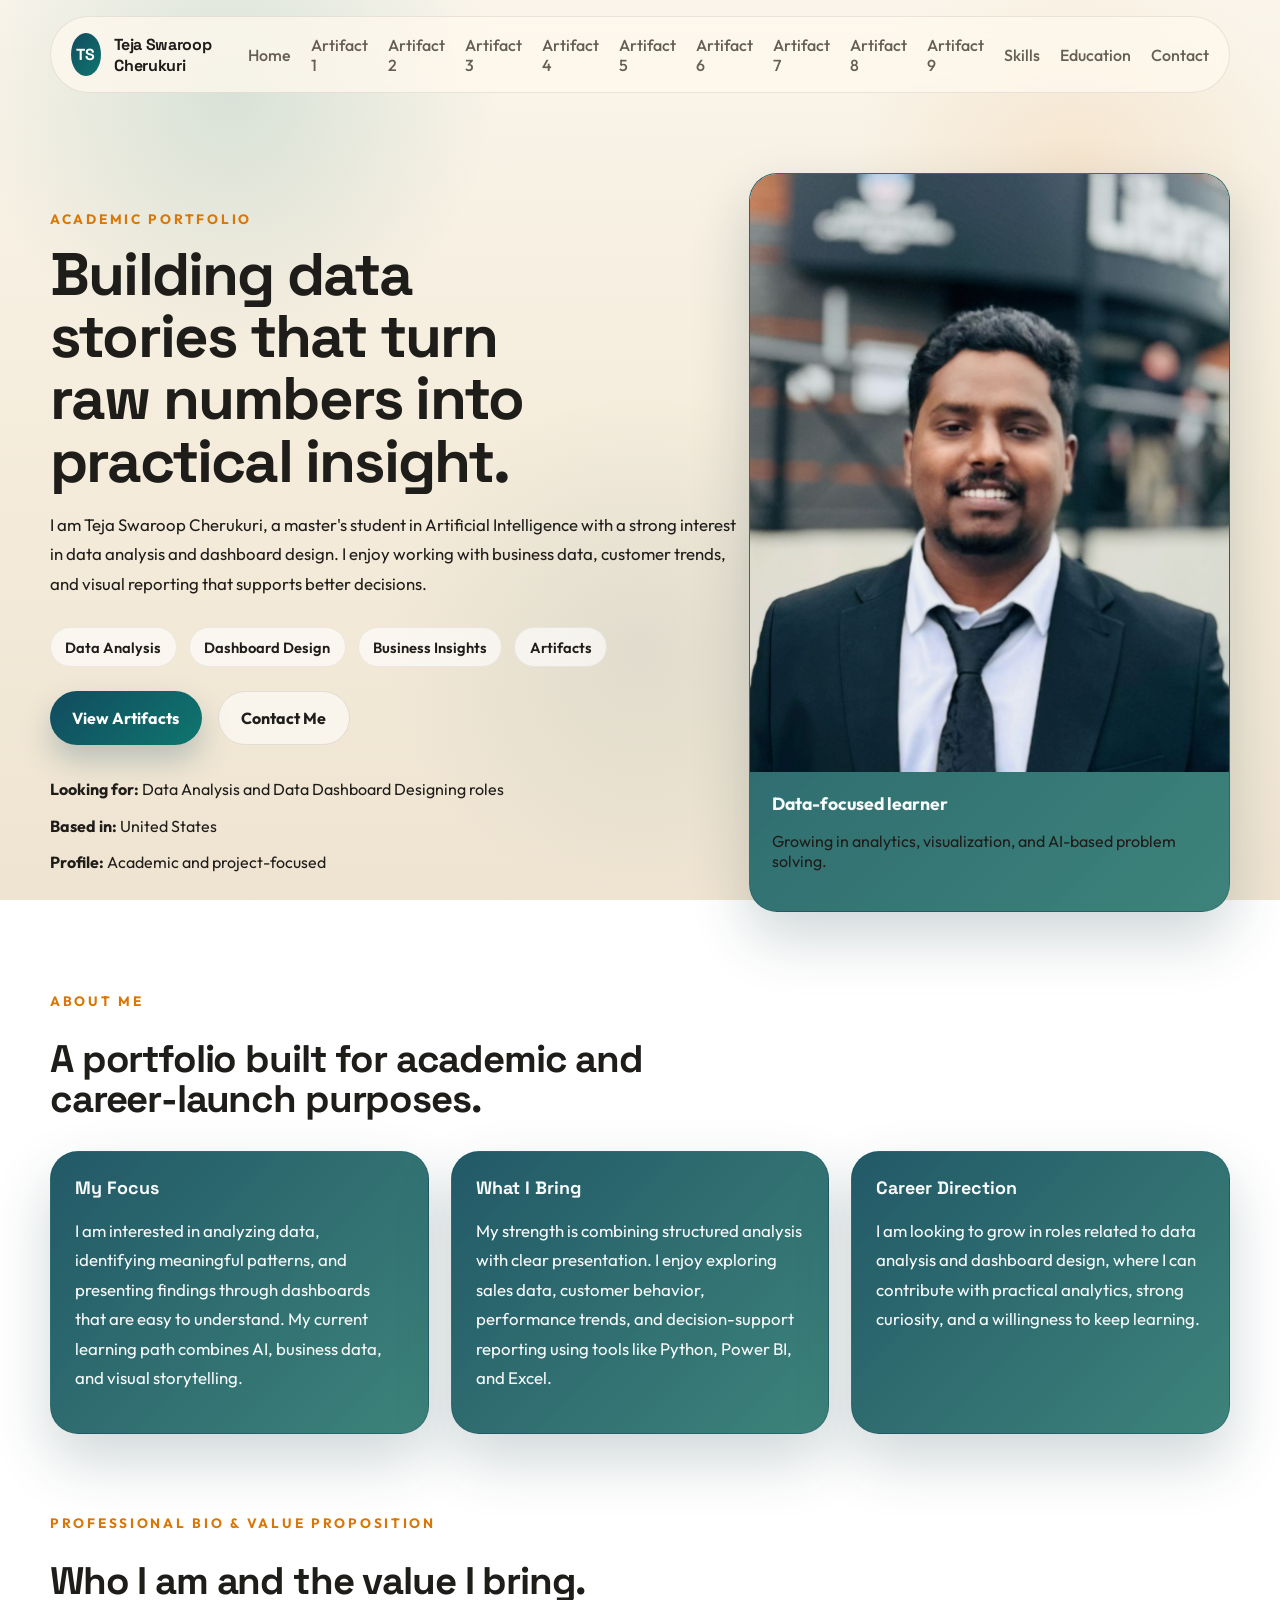
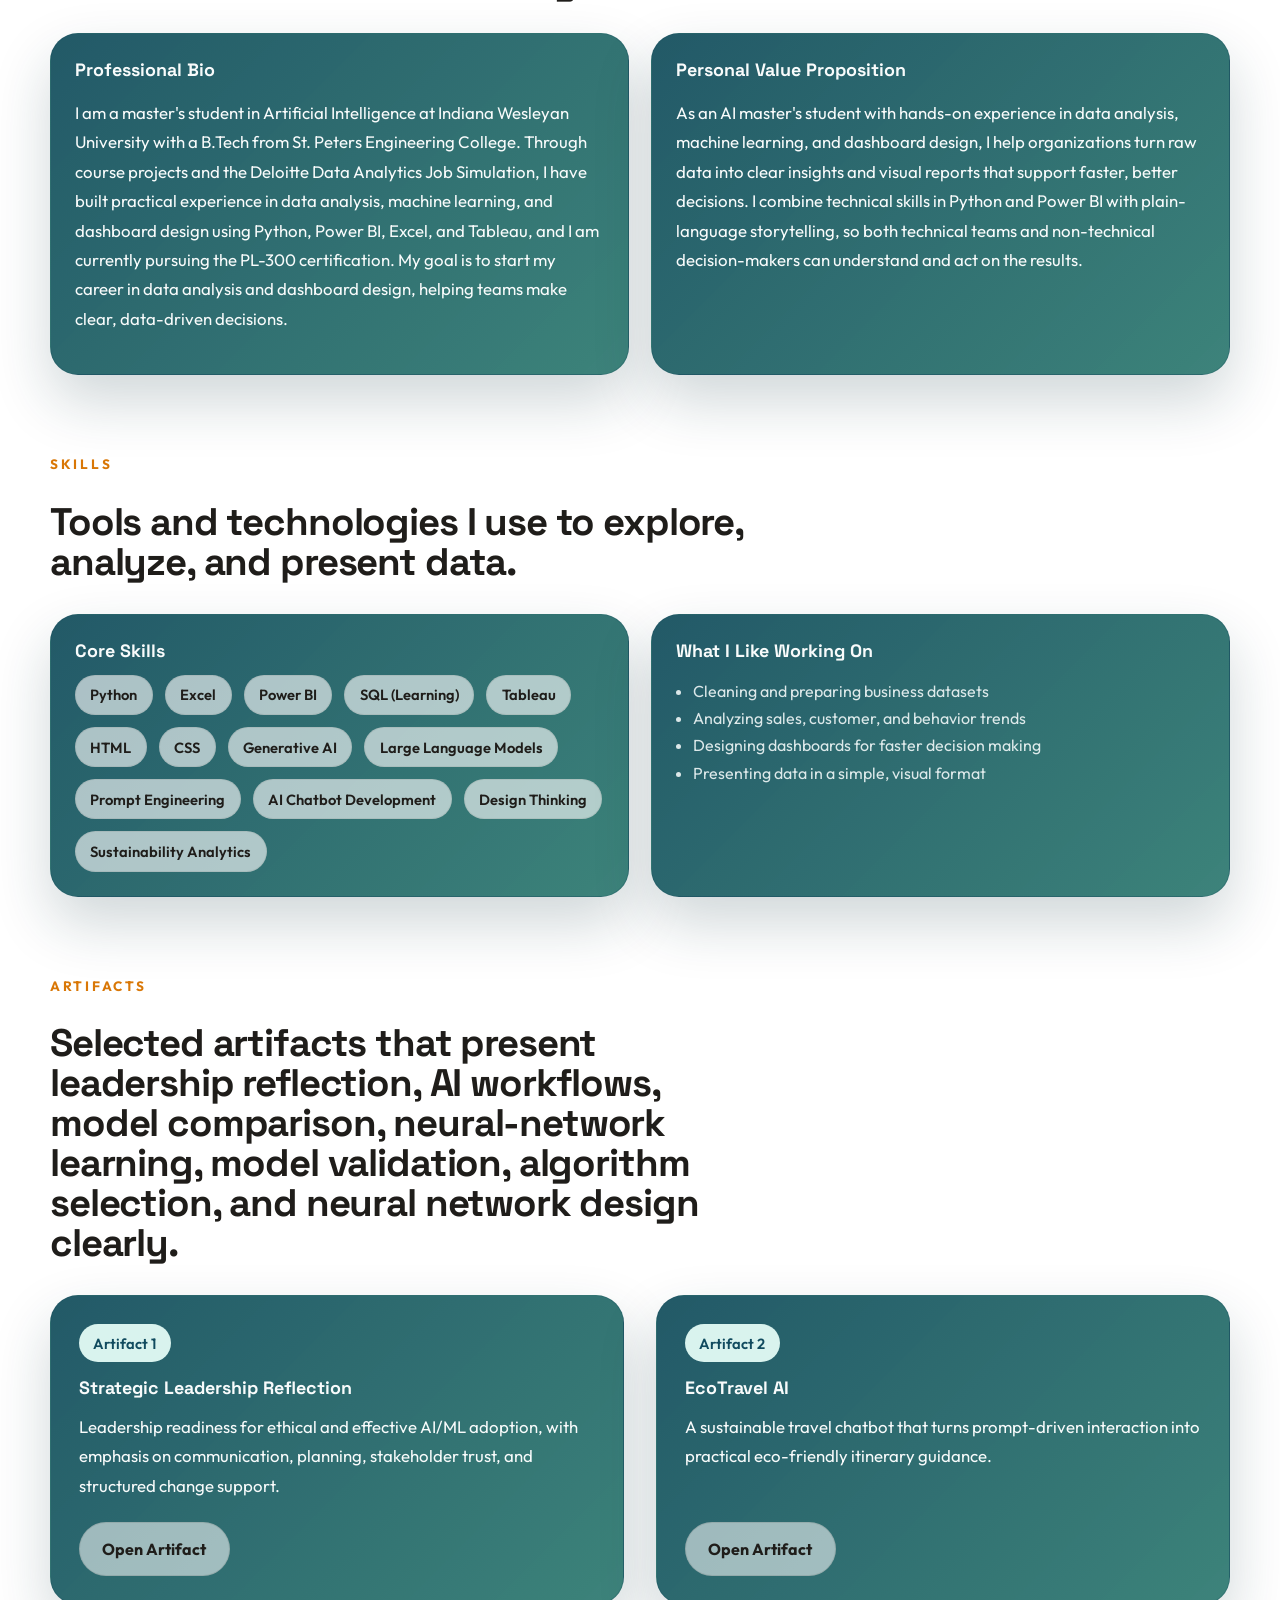
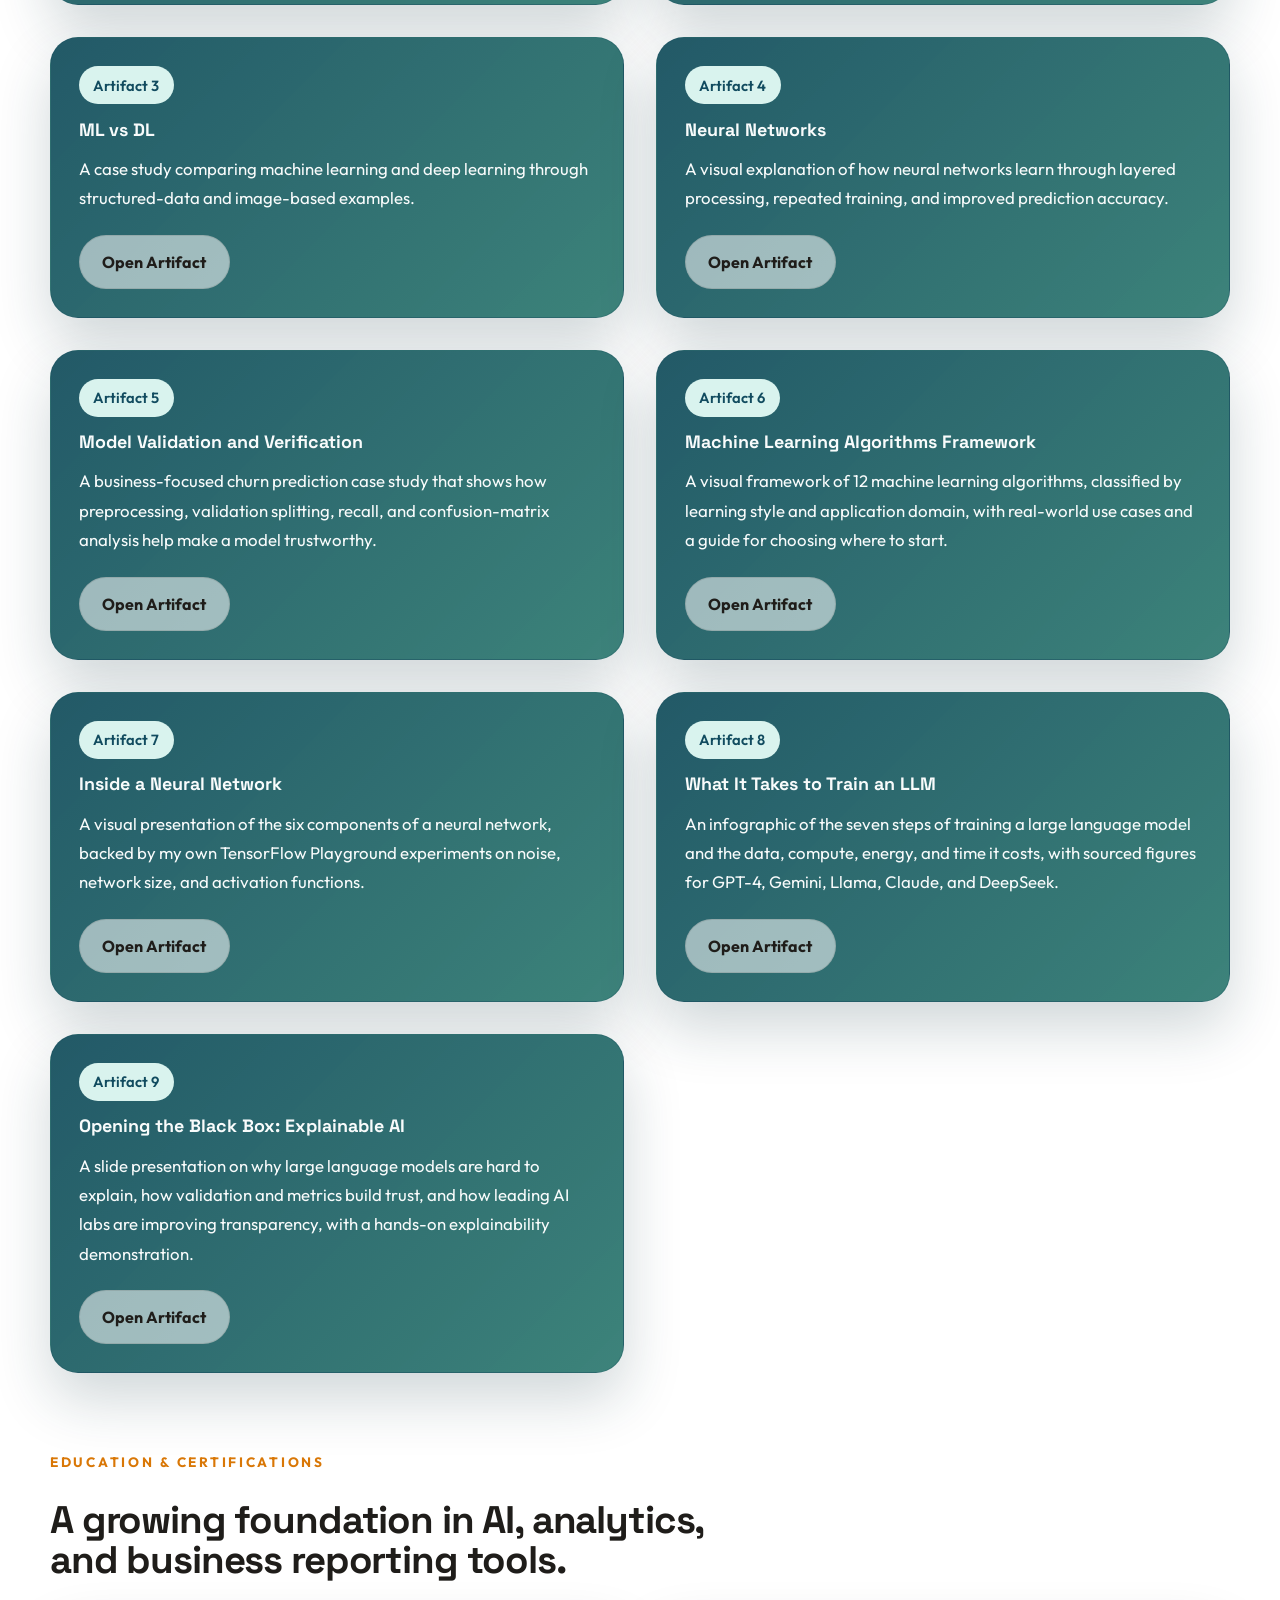
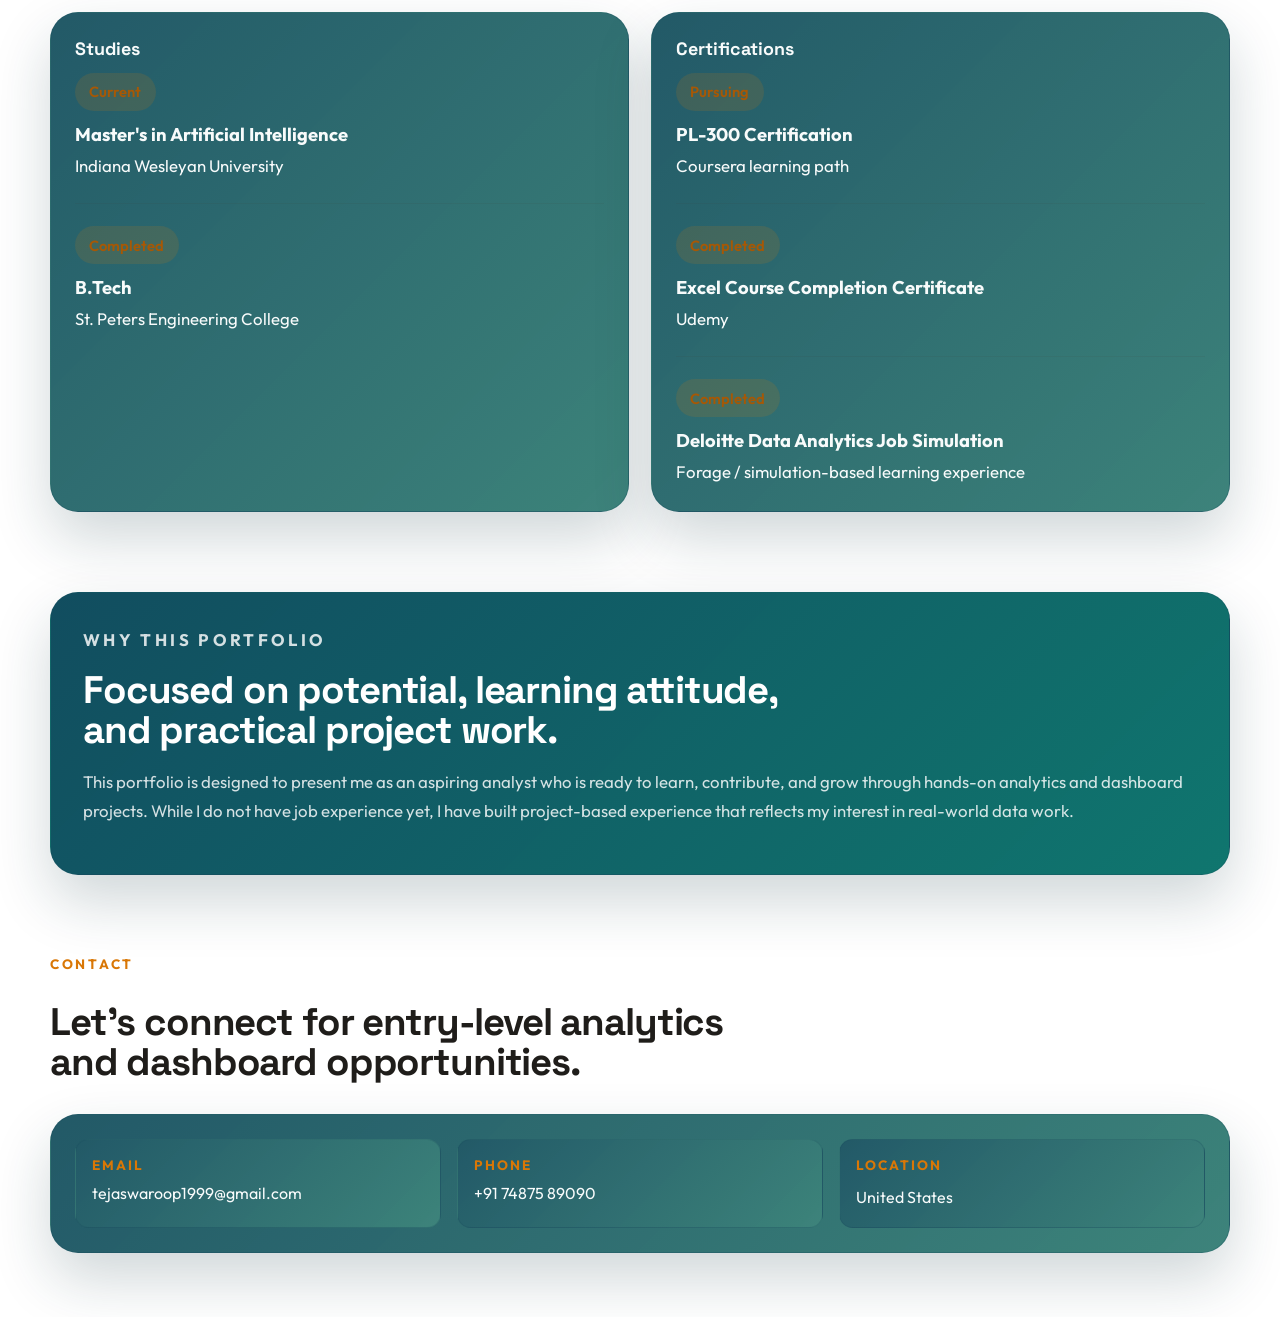
<file: index.html>
<!DOCTYPE html>
<html lang="en">
<head>
  <meta charset="UTF-8">
  <meta name="viewport" content="width=device-width, initial-scale=1.0">
  <title>Teja Swaroop Cherukuri | Portfolio</title>
  <meta
    name="description"
    content="Academic portfolio of Teja Swaroop Cherukuri, focused on data analysis, dashboard design, and AI-driven problem solving."
  >
  <link rel="preconnect" href="https://fonts.googleapis.com">
  <link rel="preconnect" href="https://fonts.gstatic.com" crossorigin>
  <link
    href="https://fonts.googleapis.com/css2?family=Outfit:wght@300;400;500;600;700;800&family=Space+Grotesk:wght@500;700&display=swap"
    rel="stylesheet"
  >
  <link rel="stylesheet" href="styles.css">
</head>
<body>
  <div class="page-shell">
    <header class="site-header">
      <a class="brand" href="#top">
        <span class="brand-mark">TS</span>
        <span class="brand-text">Teja Swaroop Cherukuri</span>
      </a>

      <button class="menu-toggle" aria-expanded="false" aria-controls="site-nav" aria-label="Toggle navigation">
        <span></span>
        <span></span>
        <span></span>
      </button>

      <nav id="site-nav" class="site-nav">
        <a href="index.html">Home</a>
        <a href="artifact1.html">Artifact 1</a>
        <a href="artifact2.html">Artifact 2</a>
        <a href="artifact3.html">Artifact 3</a>
        <a href="artifact4.html">Artifact 4</a>
        <a href="artifact5.html">Artifact 5</a>
        <a href="artifact6.html">Artifact 6</a>
        <a href="artifact7.html">Artifact 7</a>
        <a href="artifact8.html">Artifact 8</a>
        <a href="artifact9.html">Artifact 9</a>
        <a href="#skills">Skills</a>
        <a href="#education">Education</a>
        <a href="#contact">Contact</a>
      </nav>
    </header>

    <main id="top">
      <section class="hero section">
        <div class="hero-copy reveal">
          <p class="eyebrow">Academic Portfolio</p>
          <h1>Building data stories that turn raw numbers into practical insight.</h1>
          <p class="hero-text">
            I am Teja Swaroop Cherukuri, a master's student in Artificial Intelligence with a strong interest in
            data analysis and dashboard design. I enjoy working with business data, customer trends, and visual
            reporting that supports better decisions.
          </p>

          <div class="hero-tags">
            <span>Data Analysis</span>
            <span>Dashboard Design</span>
            <span>Business Insights</span>
            <a href="#projects">Artifacts</a>
          </div>

          <div class="hero-actions">
            <a class="button button-primary" href="#projects">View Artifacts</a>
            <a class="button button-secondary" href="#contact">Contact Me</a>
          </div>

          <ul class="quick-facts">
            <li><strong>Looking for:</strong> Data Analysis and Data Dashboard Designing roles</li>
            <li><strong>Based in:</strong> United States</li>
            <li><strong>Profile:</strong> Academic and project-focused</li>
          </ul>
        </div>

        <div class="hero-visual reveal">
          <div class="photo-card">
            <div class="photo-frame">
              <img
                src="profile-photo.jpeg"
                alt="Portrait of Teja Swaroop Cherukuri"
                class="profile-photo"
                onerror="this.style.display='none'; this.nextElementSibling.style.display='grid';"
              >
              <div class="photo-fallback" aria-hidden="true">
                <div>
                  <span>TS</span>
                  <p>Photo slot ready</p>
                </div>
              </div>
            </div>
            <div class="photo-details">
              <p class="photo-title">Data-focused learner</p>
              <p>Growing in analytics, visualization, and AI-based problem solving.</p>
            </div>
          </div>
        </div>
      </section>

      <section id="about" class="section reveal">
        <div class="section-heading">
          <p class="eyebrow">About Me</p>
          <h2>A portfolio built for academic and career-launch purposes.</h2>
        </div>

        <div class="about-grid">
          <article class="card">
            <h3>My Focus</h3>
            <p>
              I am interested in analyzing data, identifying meaningful patterns, and presenting findings through
              dashboards that are easy to understand. My current learning path combines AI, business data, and visual storytelling.
            </p>
          </article>

          <article class="card">
            <h3>What I Bring</h3>
            <p>
              My strength is combining structured analysis with clear presentation. I enjoy exploring sales data,
              customer behavior, performance trends, and decision-support reporting using tools like Python, Power BI, and Excel.
            </p>
          </article>

          <article class="card">
            <h3>Career Direction</h3>
            <p>
              I am looking to grow in roles related to data analysis and dashboard design, where I can contribute with
              practical analytics, strong curiosity, and a willingness to keep learning.
            </p>
          </article>
        </div>
      </section>

      <section id="value" class="section reveal">
        <div class="section-heading">
          <p class="eyebrow">Professional Bio &amp; Value Proposition</p>
          <h2>Who I am and the value I bring.</h2>
        </div>

        <div class="skills-layout">
          <article class="card">
            <h3>Professional Bio</h3>
            <p>
              I am a master's student in Artificial Intelligence at Indiana Wesleyan University with a B.Tech from St. Peters Engineering College.
              Through course projects and the Deloitte Data Analytics Job Simulation, I have built practical experience in data analysis,
              machine learning, and dashboard design using Python, Power BI, Excel, and Tableau, and I am currently pursuing the PL-300 certification.
              My goal is to start my career in data analysis and dashboard design, helping teams make clear, data-driven decisions.
            </p>
          </article>

          <article class="card">
            <h3>Personal Value Proposition</h3>
            <p>
              As an AI master's student with hands-on experience in data analysis, machine learning, and dashboard design, I help organizations turn
              raw data into clear insights and visual reports that support faster, better decisions. I combine technical skills in Python and Power BI
              with plain-language storytelling, so both technical teams and non-technical decision-makers can understand and act on the results.
            </p>
          </article>
        </div>
      </section>

      <section id="skills" class="section reveal">
        <div class="section-heading">
          <p class="eyebrow">Skills</p>
          <h2>Tools and technologies I use to explore, analyze, and present data.</h2>
        </div>

        <div class="skills-layout">
          <div class="skills-panel card">
            <h3>Core Skills</h3>
            <div class="skill-pills">
              <span>Python</span>
              <span>Excel</span>
              <span>Power BI</span>
              <span>SQL (Learning)</span>
              <span>Tableau</span>
              <span>HTML</span>
              <span>CSS</span>
              <span>Generative AI</span>
              <span>Large Language Models</span>
              <span>Prompt Engineering</span>
              <span>AI Chatbot Development</span>
              <span>Design Thinking</span>
              <span>Sustainability Analytics</span>
            </div>
          </div>

          <div class="skills-panel card">
            <h3>What I Like Working On</h3>
            <ul class="feature-list">
              <li>Cleaning and preparing business datasets</li>
              <li>Analyzing sales, customer, and behavior trends</li>
              <li>Designing dashboards for faster decision making</li>
              <li>Presenting data in a simple, visual format</li>
            </ul>
          </div>
        </div>
      </section>

      <section id="projects" class="section reveal">
        <div class="section-heading">
          <p class="eyebrow">Artifacts</p>
          <h2>Selected artifacts that present leadership reflection, AI workflows, model comparison, neural-network learning, model validation, algorithm selection, and neural network design clearly.</h2>
        </div>

        <div class="artifact-overview-grid">
          <article class="project-card artifact-overview-card">
            <div class="project-topline">
              <span class="project-tag">Artifact 1</span>
            </div>
            <h3>Strategic Leadership Reflection</h3>
            <p>
              Leadership readiness for ethical and effective AI/ML adoption, with emphasis on communication,
              planning, stakeholder trust, and structured change support.
            </p>
            <div class="artifact-overview-actions">
              <a class="button button-secondary" href="artifact1.html">Open Artifact</a>
            </div>
          </article>

          <article class="project-card artifact-overview-card">
            <div class="project-topline">
              <span class="project-tag">Artifact 2</span>
            </div>
            <h3>EcoTravel AI</h3>
            <p>
              A sustainable travel chatbot that turns prompt-driven interaction into practical eco-friendly itinerary guidance.
            </p>
            <div class="artifact-overview-actions">
              <a class="button button-secondary" href="artifact2.html">Open Artifact</a>
            </div>
          </article>

          <article class="project-card artifact-overview-card">
            <div class="project-topline">
              <span class="project-tag">Artifact 3</span>
            </div>
            <h3>ML vs DL</h3>
            <p>
              A case study comparing machine learning and deep learning through structured-data and image-based examples.
            </p>
            <div class="artifact-overview-actions">
              <a class="button button-secondary" href="artifact3.html">Open Artifact</a>
            </div>
          </article>

          <article class="project-card artifact-overview-card">
            <div class="project-topline">
              <span class="project-tag">Artifact 4</span>
            </div>
            <h3>Neural Networks</h3>
            <p>
              A visual explanation of how neural networks learn through layered processing, repeated training, and improved prediction accuracy.
            </p>
            <div class="artifact-overview-actions">
              <a class="button button-secondary" href="artifact4.html">Open Artifact</a>
            </div>
          </article>

          <article class="project-card artifact-overview-card">
            <div class="project-topline">
              <span class="project-tag">Artifact 5</span>
            </div>
            <h3>Model Validation and Verification</h3>
            <p>
              A business-focused churn prediction case study that shows how preprocessing, validation splitting,
              recall, and confusion-matrix analysis help make a model trustworthy.
            </p>
            <div class="artifact-overview-actions">
              <a class="button button-secondary" href="artifact5.html">Open Artifact</a>
            </div>
          </article>
          <article class="project-card artifact-overview-card">
            <div class="project-topline">
              <span class="project-tag">Artifact 6</span>
            </div>
            <h3>Machine Learning Algorithms Framework</h3>
            <p>
              A visual framework of 12 machine learning algorithms, classified by learning style and application domain,
              with real-world use cases and a guide for choosing where to start.
            </p>
            <div class="artifact-overview-actions">
              <a class="button button-secondary" href="artifact6.html">Open Artifact</a>
            </div>
          </article>
          <article class="project-card artifact-overview-card">
            <div class="project-topline">
              <span class="project-tag">Artifact 7</span>
            </div>
            <h3>Inside a Neural Network</h3>
            <p>
              A visual presentation of the six components of a neural network, backed by my own TensorFlow Playground experiments
              on noise, network size, and activation functions.
            </p>
            <div class="artifact-overview-actions">
              <a class="button button-secondary" href="artifact7.html">Open Artifact</a>
            </div>
          </article>
          <article class="project-card artifact-overview-card">
            <div class="project-topline">
              <span class="project-tag">Artifact 8</span>
            </div>
            <h3>What It Takes to Train an LLM</h3>
            <p>
              An infographic of the seven steps of training a large language model and the data, compute, energy, and time it costs,
              with sourced figures for GPT-4, Gemini, Llama, Claude, and DeepSeek.
            </p>
            <div class="artifact-overview-actions">
              <a class="button button-secondary" href="artifact8.html">Open Artifact</a>
            </div>
          </article>
          <article class="project-card artifact-overview-card">
            <div class="project-topline">
              <span class="project-tag">Artifact 9</span>
            </div>
            <h3>Opening the Black Box: Explainable AI</h3>
            <p>
              A slide presentation on why large language models are hard to explain, how validation and metrics build trust,
              and how leading AI labs are improving transparency, with a hands-on explainability demonstration.
            </p>
            <div class="artifact-overview-actions">
              <a class="button button-secondary" href="artifact9.html">Open Artifact</a>
            </div>
          </article>
        </div>
      </section>

      <section id="education" class="section reveal">
        <div class="section-heading">
          <p class="eyebrow">Education & Certifications</p>
          <h2>A growing foundation in AI, analytics, and business reporting tools.</h2>
        </div>

        <div class="timeline-layout">
          <div class="timeline card">
            <h3>Studies</h3>
            <div class="timeline-item">
              <span class="timeline-badge">Current</span>
              <h4>Master's in Artificial Intelligence</h4>
              <p>Indiana Wesleyan University</p>
            </div>
            <div class="timeline-item">
              <span class="timeline-badge">Completed</span>
              <h4>B.Tech</h4>
              <p>St. Peters Engineering College</p>
            </div>
          </div>

          <div class="timeline card">
            <h3>Certifications</h3>
            <div class="timeline-item">
              <span class="timeline-badge">Pursuing</span>
              <h4>PL-300 Certification</h4>
              <p>Coursera learning path</p>
            </div>
            <div class="timeline-item">
              <span class="timeline-badge">Completed</span>
              <h4>Excel Course Completion Certificate</h4>
              <p>Udemy</p>
            </div>
            <div class="timeline-item">
              <span class="timeline-badge">Completed</span>
              <h4>Deloitte Data Analytics Job Simulation</h4>
              <p>Forage / simulation-based learning experience</p>
            </div>
          </div>
        </div>
      </section>

      <section class="section highlight reveal">
        <div class="highlight-card">
          <p class="eyebrow">Why This Portfolio</p>
          <h2>Focused on potential, learning attitude, and practical project work.</h2>
          <p>
            This portfolio is designed to present me as an aspiring analyst who is ready to learn, contribute,
            and grow through hands-on analytics and dashboard projects. While I do not have job experience yet,
            I have built project-based experience that reflects my interest in real-world data work.
          </p>
        </div>
      </section>

      <section id="contact" class="section reveal">
        <div class="section-heading">
          <p class="eyebrow">Contact</p>
          <h2>Let's connect for entry-level analytics and dashboard opportunities.</h2>
        </div>

        <div class="contact-card card">
          <div class="contact-item">
            <span>Email</span>
            <a href="mailto:tejaswaroop1999@gmail.com">tejaswaroop1999@gmail.com</a>
          </div>
          <div class="contact-item">
            <span>Phone</span>
            <a href="tel:+917487589090">+91 74875 89090</a>
          </div>
          <div class="contact-item">
            <span>Location</span>
            <p>United States</p>
          </div>
        </div>
      </section>
    </main>
  </div>

  <script src="script.js"></script>
</body>
</html>
</file>
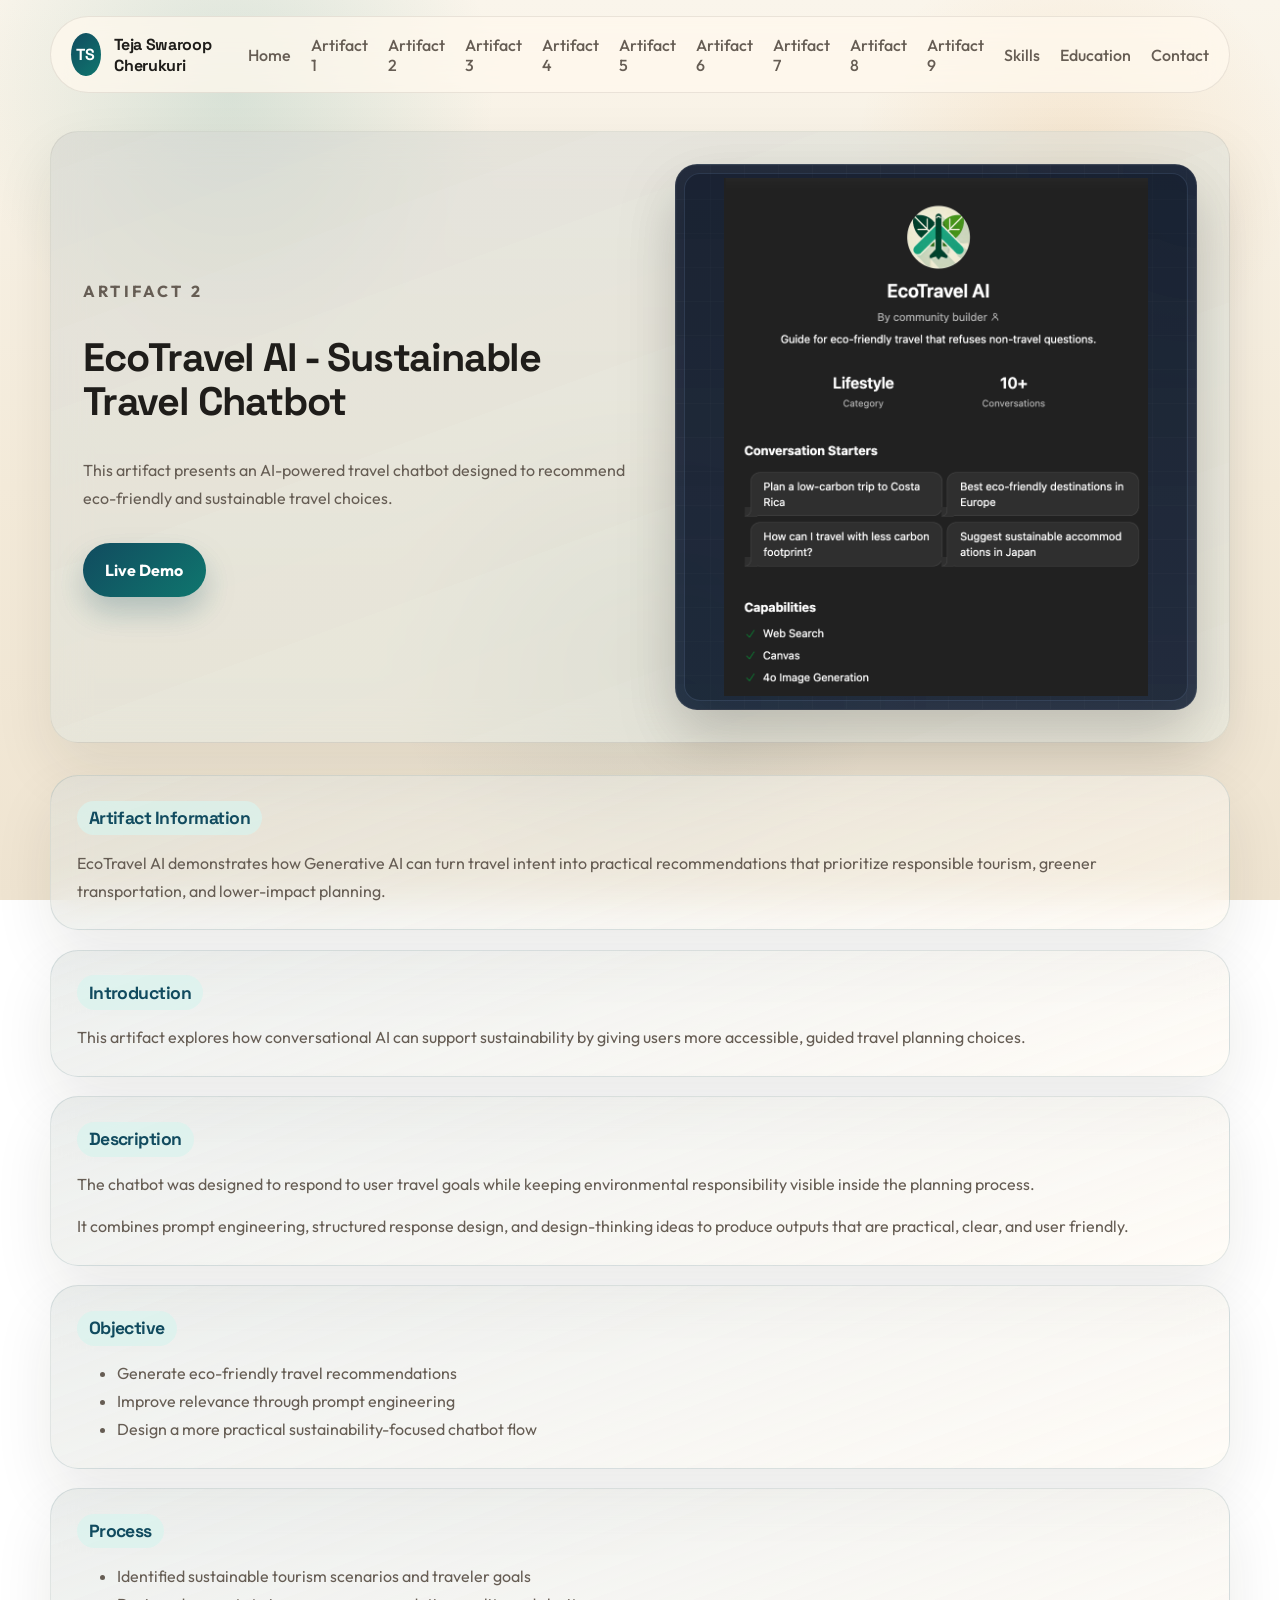
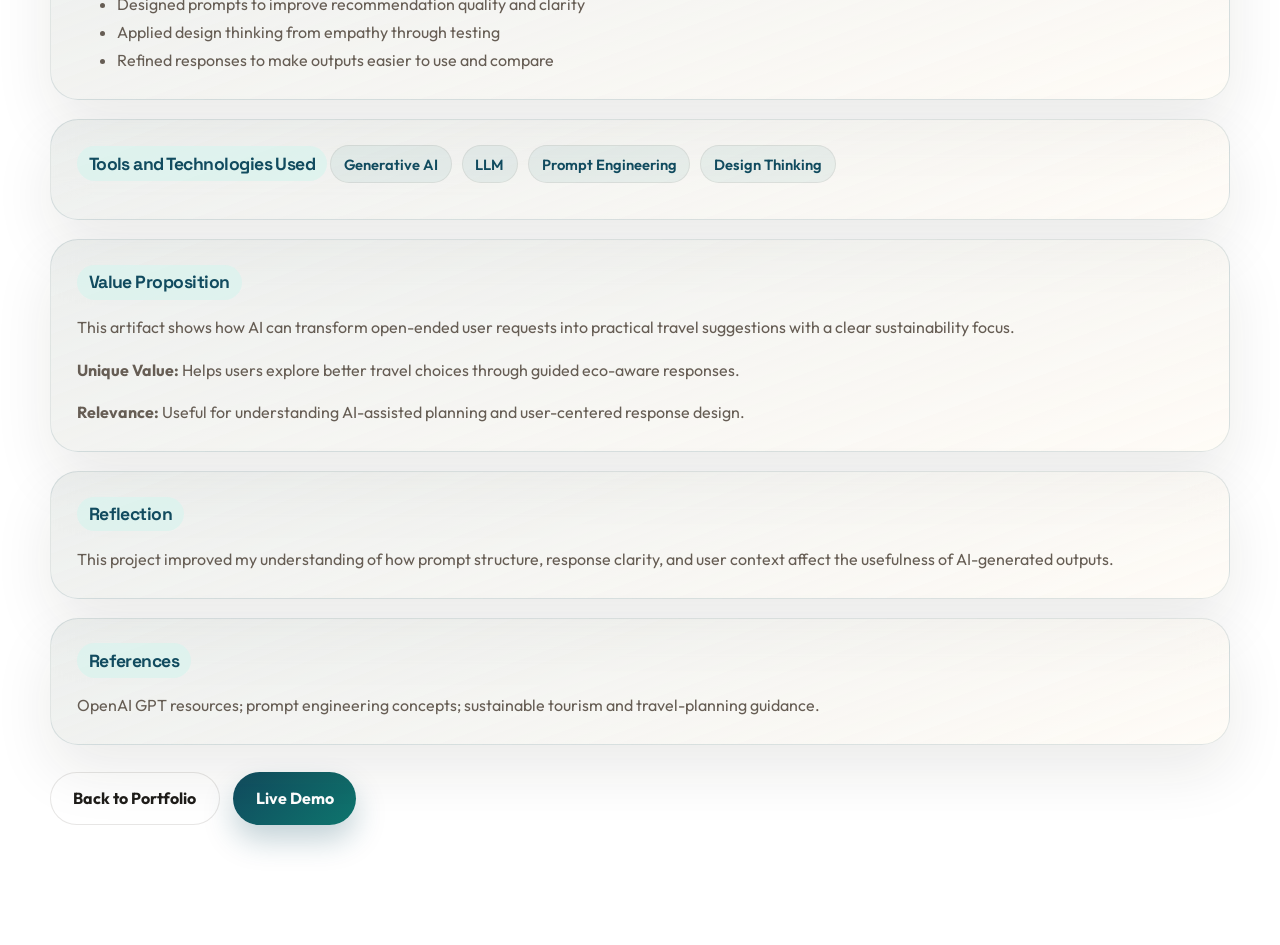
<file: artifact2.html>
<!DOCTYPE html>
<html lang="en">
<head>
  <meta charset="UTF-8">
  <meta name="viewport" content="width=device-width, initial-scale=1.0">
  <title>Artifact 2 | Teja Swaroop Cherukuri</title>
  <meta name="description" content="Artifact 2 EcoTravel AI page for Teja Swaroop Cherukuri.">
  <link rel="preconnect" href="https://fonts.googleapis.com">
  <link rel="preconnect" href="https://fonts.gstatic.com" crossorigin>
  <link
    href="https://fonts.googleapis.com/css2?family=Outfit:wght@300;400;500;600;700;800&family=Space+Grotesk:wght@500;700&display=swap"
    rel="stylesheet"
  >
  <link rel="stylesheet" href="styles.css">
</head>
<body>
  <div class="page-shell">
    <header class="site-header">
      <a class="brand" href="index.html">
        <span class="brand-mark">TS</span>
        <span class="brand-text">Teja Swaroop Cherukuri</span>
      </a>

      <button class="menu-toggle" aria-expanded="false" aria-controls="site-nav" aria-label="Toggle navigation">
        <span></span>
        <span></span>
        <span></span>
      </button>

      <nav id="site-nav" class="site-nav">
        <a href="index.html">Home</a>
        <a href="artifact1.html">Artifact 1</a>
        <a href="artifact2.html">Artifact 2</a>
        <a href="artifact3.html">Artifact 3</a>
        <a href="artifact4.html">Artifact 4</a>
        <a href="artifact5.html">Artifact 5</a>
        <a href="artifact6.html">Artifact 6</a>
        <a href="artifact7.html">Artifact 7</a>
        <a href="artifact8.html">Artifact 8</a>
        <a href="artifact9.html">Artifact 9</a>
        <a href="index.html#skills">Skills</a>
        <a href="index.html#education">Education</a>
        <a href="index.html#contact">Contact</a>
      </nav>
    </header>

    <main class="artifact-page-main">
      <section class="artifact-page-layout reveal is-visible">
        <article class="artifact-page-card artifact-page-hero artifact-page-hero--artifact2">
          <div class="artifact-page-intro">
            <p class="eyebrow">Artifact 2</p>
            <h1>EcoTravel AI - Sustainable Travel Chatbot</h1>
            <p>
              This artifact presents an AI-powered travel chatbot designed to recommend eco-friendly and sustainable travel choices.
            </p>
            <div class="artifact-page-links">
              <a class="button button-primary" href="https://chatgpt.com/g/g-69ab1558392c819182df488091009a73-ecotravel-ai" target="_blank" rel="noopener noreferrer">Live Demo</a>
            </div>
          </div>
          <div class="artifact-page-visual artifact-page-visual-hero artifact-page-visual-hero--artifact2">
            <img src="assets/ecotravel-ai-gpt.png" alt="EcoTravel AI GPT profile screenshot">
          </div>
        </article>

        <div class="artifact-page-content">
          <article class="artifact-page-card artifact-section-card">
            <h2>Artifact Information</h2>
            <p>
              EcoTravel AI demonstrates how Generative AI can turn travel intent into practical recommendations that prioritize responsible tourism, greener transportation, and lower-impact planning.
            </p>
          </article>

          <article class="artifact-page-card artifact-section-card">
            <h2>Introduction</h2>
            <p>
              This artifact explores how conversational AI can support sustainability by giving users more accessible, guided travel planning choices.
            </p>
          </article>

          <article class="artifact-page-card artifact-section-card">
            <h2>Description</h2>
            <p>
              The chatbot was designed to respond to user travel goals while keeping environmental responsibility visible inside the planning process.
            </p>
            <p>
              It combines prompt engineering, structured response design, and design-thinking ideas to produce outputs that are practical, clear, and user friendly.
            </p>
          </article>

          <article class="artifact-page-card artifact-section-card">
            <h2>Objective</h2>
            <ul>
              <li>Generate eco-friendly travel recommendations</li>
              <li>Improve relevance through prompt engineering</li>
              <li>Design a more practical sustainability-focused chatbot flow</li>
            </ul>
          </article>

          <article class="artifact-page-card artifact-section-card">
            <h2>Process</h2>
            <ul>
              <li>Identified sustainable tourism scenarios and traveler goals</li>
              <li>Designed prompts to improve recommendation quality and clarity</li>
              <li>Applied design thinking from empathy through testing</li>
              <li>Refined responses to make outputs easier to use and compare</li>
            </ul>
          </article>

          <article class="artifact-page-card artifact-section-card">
            <h2>Tools and Technologies Used</h2>
            <div class="artifact-tags">
              <span class="artifact-tag">Generative AI</span>
              <span class="artifact-tag">LLM</span>
              <span class="artifact-tag">Prompt Engineering</span>
              <span class="artifact-tag">Design Thinking</span>
            </div>
          </article>

          <article class="artifact-page-card artifact-section-card">
            <h2>Value Proposition</h2>
            <p>
              This artifact shows how AI can transform open-ended user requests into practical travel suggestions with a clear sustainability focus.
            </p>
            <p><strong>Unique Value:</strong> Helps users explore better travel choices through guided eco-aware responses.</p>
            <p><strong>Relevance:</strong> Useful for understanding AI-assisted planning and user-centered response design.</p>
          </article>

          <article class="artifact-page-card artifact-section-card">
            <h2>Reflection</h2>
            <p>
              This project improved my understanding of how prompt structure, response clarity, and user context affect the usefulness of AI-generated outputs.
            </p>
          </article>

          <article class="artifact-page-card artifact-section-card">
            <h2>References</h2>
            <p>OpenAI GPT resources; prompt engineering concepts; sustainable tourism and travel-planning guidance.</p>
          </article>

          <div class="artifact-page-footer-actions">
            <a class="button button-secondary" href="index.html">Back to Portfolio</a>
            <a class="button button-primary" href="https://chatgpt.com/g/g-69ab1558392c819182df488091009a73-ecotravel-ai" target="_blank" rel="noopener noreferrer">Live Demo</a>
          </div>
        </div>
      </section>
    </main>
  </div>

  <script src="script.js"></script>
</body>
</html>
</file>
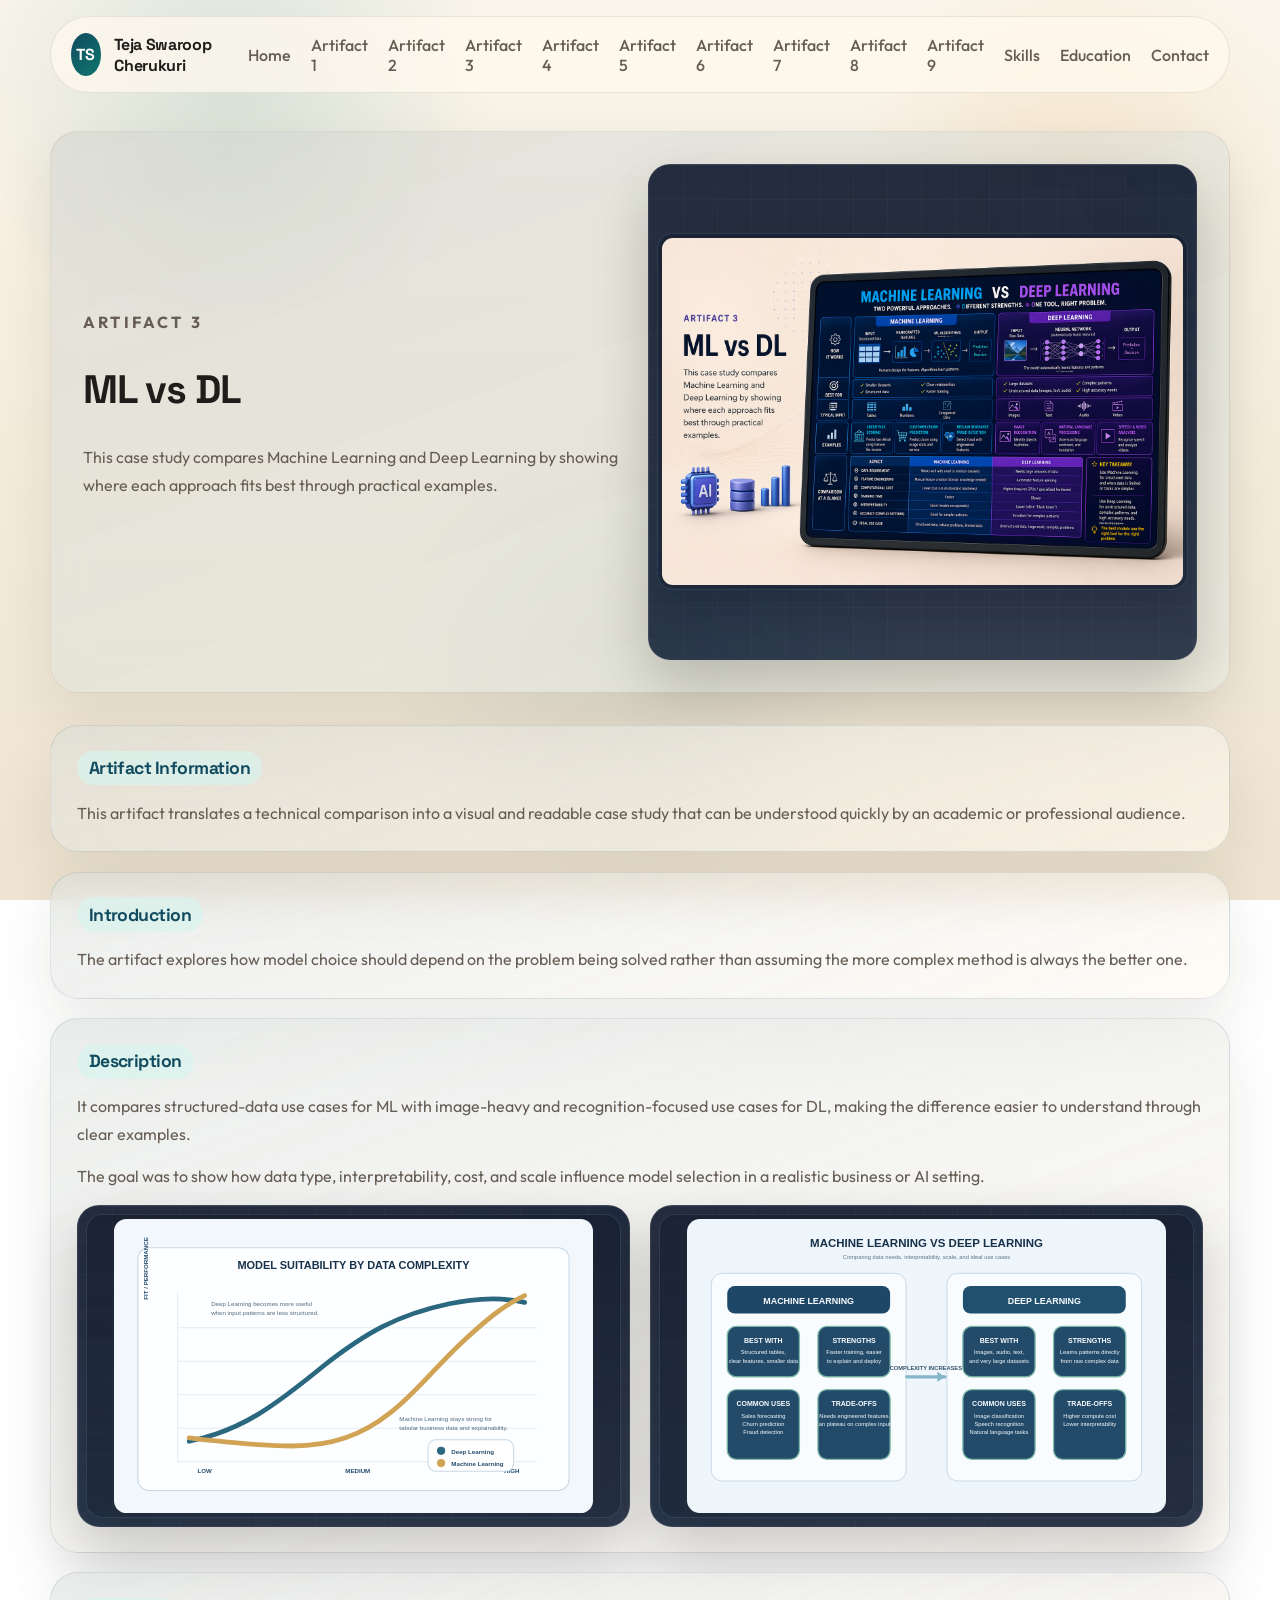
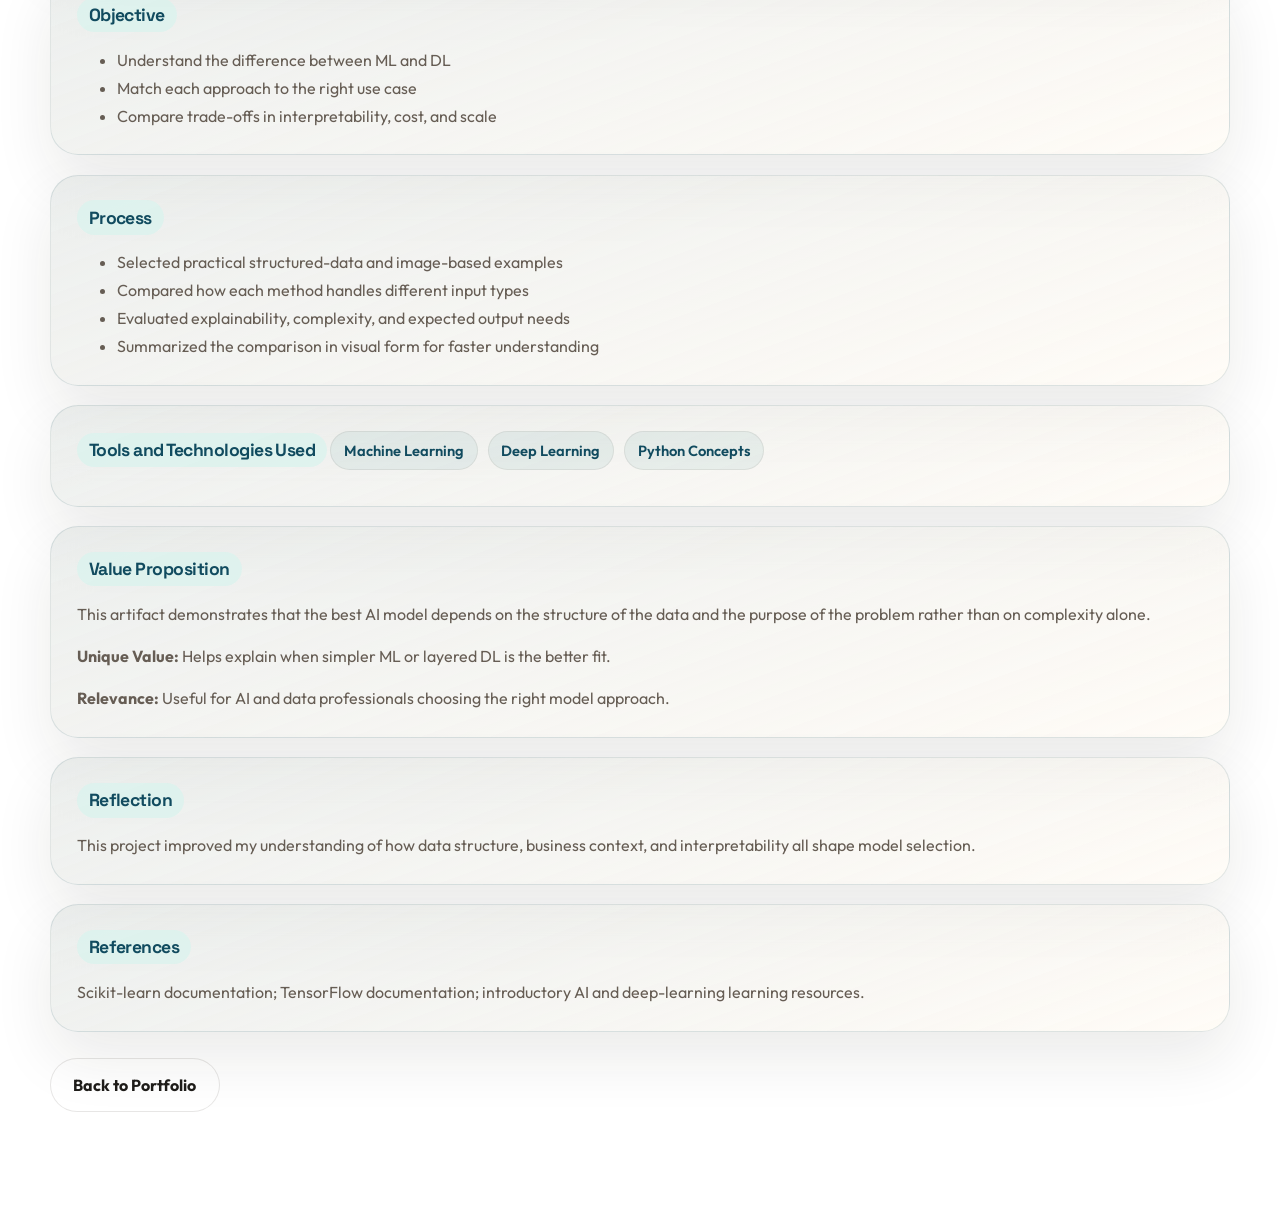
<file: artifact3.html>
<!DOCTYPE html>
<html lang="en">
<head>
  <meta charset="UTF-8">
  <meta name="viewport" content="width=device-width, initial-scale=1.0">
  <title>Artifact 3 | Teja Swaroop Cherukuri</title>
  <meta name="description" content="Artifact 3 ML versus DL page for Teja Swaroop Cherukuri.">
  <link rel="preconnect" href="https://fonts.googleapis.com">
  <link rel="preconnect" href="https://fonts.gstatic.com" crossorigin>
  <link
    href="https://fonts.googleapis.com/css2?family=Outfit:wght@300;400;500;600;700;800&family=Space+Grotesk:wght@500;700&display=swap"
    rel="stylesheet"
  >
  <link rel="stylesheet" href="styles.css">
</head>
<body>
  <div class="page-shell">
    <header class="site-header">
      <a class="brand" href="index.html">
        <span class="brand-mark">TS</span>
        <span class="brand-text">Teja Swaroop Cherukuri</span>
      </a>

      <button class="menu-toggle" aria-expanded="false" aria-controls="site-nav" aria-label="Toggle navigation">
        <span></span>
        <span></span>
        <span></span>
      </button>

      <nav id="site-nav" class="site-nav">
        <a href="index.html">Home</a>
        <a href="artifact1.html">Artifact 1</a>
        <a href="artifact2.html">Artifact 2</a>
        <a href="artifact3.html">Artifact 3</a>
        <a href="artifact4.html">Artifact 4</a>
        <a href="artifact5.html">Artifact 5</a>
        <a href="artifact6.html">Artifact 6</a>
        <a href="artifact7.html">Artifact 7</a>
        <a href="artifact8.html">Artifact 8</a>
        <a href="artifact9.html">Artifact 9</a>
        <a href="index.html#skills">Skills</a>
        <a href="index.html#education">Education</a>
        <a href="index.html#contact">Contact</a>
      </nav>
    </header>

    <main class="artifact-page-main">
      <section class="artifact-page-layout reveal is-visible">
        <article class="artifact-page-card artifact-page-hero artifact-page-hero--artifact3">
          <div class="artifact-page-intro">
            <p class="eyebrow">Artifact 3</p>
            <h1>ML vs DL</h1>
            <p>
              This case study compares Machine Learning and Deep Learning by showing where each approach fits best through practical examples.
            </p>
          </div>
          <div class="artifact-page-visual artifact-page-visual-hero artifact-page-visual-hero--artifact3">
            <img src="assets/artifact3-ml-vs-dl-hero.png" alt="Comparison visual of machine learning and deep learning">
          </div>
        </article>

        <div class="artifact-page-content">
          <article class="artifact-page-card artifact-section-card">
            <h2>Artifact Information</h2>
            <p>
              This artifact translates a technical comparison into a visual and readable case study that can be understood quickly by an academic or professional audience.
            </p>
          </article>

          <article class="artifact-page-card artifact-section-card">
            <h2>Introduction</h2>
            <p>
              The artifact explores how model choice should depend on the problem being solved rather than assuming the more complex method is always the better one.
            </p>
          </article>

          <article class="artifact-page-card artifact-section-card">
            <h2>Description</h2>
            <p>
              It compares structured-data use cases for ML with image-heavy and recognition-focused use cases for DL, making the difference easier to understand through clear examples.
            </p>
            <p>
              The goal was to show how data type, interpretability, cost, and scale influence model selection in a realistic business or AI setting.
            </p>
            <div class="artifact-page-section-media">
              <div class="artifact-page-grid">
                <div class="artifact-page-visual artifact-page-visual-support">
                  <img src="assets/ml-vs-dl-suitability.svg" alt="Line graph showing when machine learning or deep learning is better suited">
                </div>
                <div class="artifact-page-visual artifact-page-visual-support">
                  <img src="assets/ml-vs-dl-comparison.svg" alt="Detailed comparison chart showing machine learning and deep learning differences across data type, cost, and use cases">
                </div>
              </div>
            </div>
          </article>

          <article class="artifact-page-card artifact-section-card">
            <h2>Objective</h2>
            <ul>
              <li>Understand the difference between ML and DL</li>
              <li>Match each approach to the right use case</li>
              <li>Compare trade-offs in interpretability, cost, and scale</li>
            </ul>
          </article>

          <article class="artifact-page-card artifact-section-card">
            <h2>Process</h2>
            <ul>
              <li>Selected practical structured-data and image-based examples</li>
              <li>Compared how each method handles different input types</li>
              <li>Evaluated explainability, complexity, and expected output needs</li>
              <li>Summarized the comparison in visual form for faster understanding</li>
            </ul>
          </article>

          <article class="artifact-page-card artifact-section-card">
            <h2>Tools and Technologies Used</h2>
            <div class="artifact-tags">
              <span class="artifact-tag">Machine Learning</span>
              <span class="artifact-tag">Deep Learning</span>
              <span class="artifact-tag">Python Concepts</span>
            </div>
          </article>

          <article class="artifact-page-card artifact-section-card">
            <h2>Value Proposition</h2>
            <p>
              This artifact demonstrates that the best AI model depends on the structure of the data and the purpose of the problem rather than on complexity alone.
            </p>
            <p><strong>Unique Value:</strong> Helps explain when simpler ML or layered DL is the better fit.</p>
            <p><strong>Relevance:</strong> Useful for AI and data professionals choosing the right model approach.</p>
          </article>

          <article class="artifact-page-card artifact-section-card">
            <h2>Reflection</h2>
            <p>
              This project improved my understanding of how data structure, business context, and interpretability all shape model selection.
            </p>
          </article>

          <article class="artifact-page-card artifact-section-card">
            <h2>References</h2>
            <p>Scikit-learn documentation; TensorFlow documentation; introductory AI and deep-learning learning resources.</p>
          </article>

          <div class="artifact-page-footer-actions">
            <a class="button button-secondary" href="index.html">Back to Portfolio</a>
          </div>
        </div>
      </section>
    </main>
  </div>

  <script src="script.js"></script>
</body>
</html>
</file>
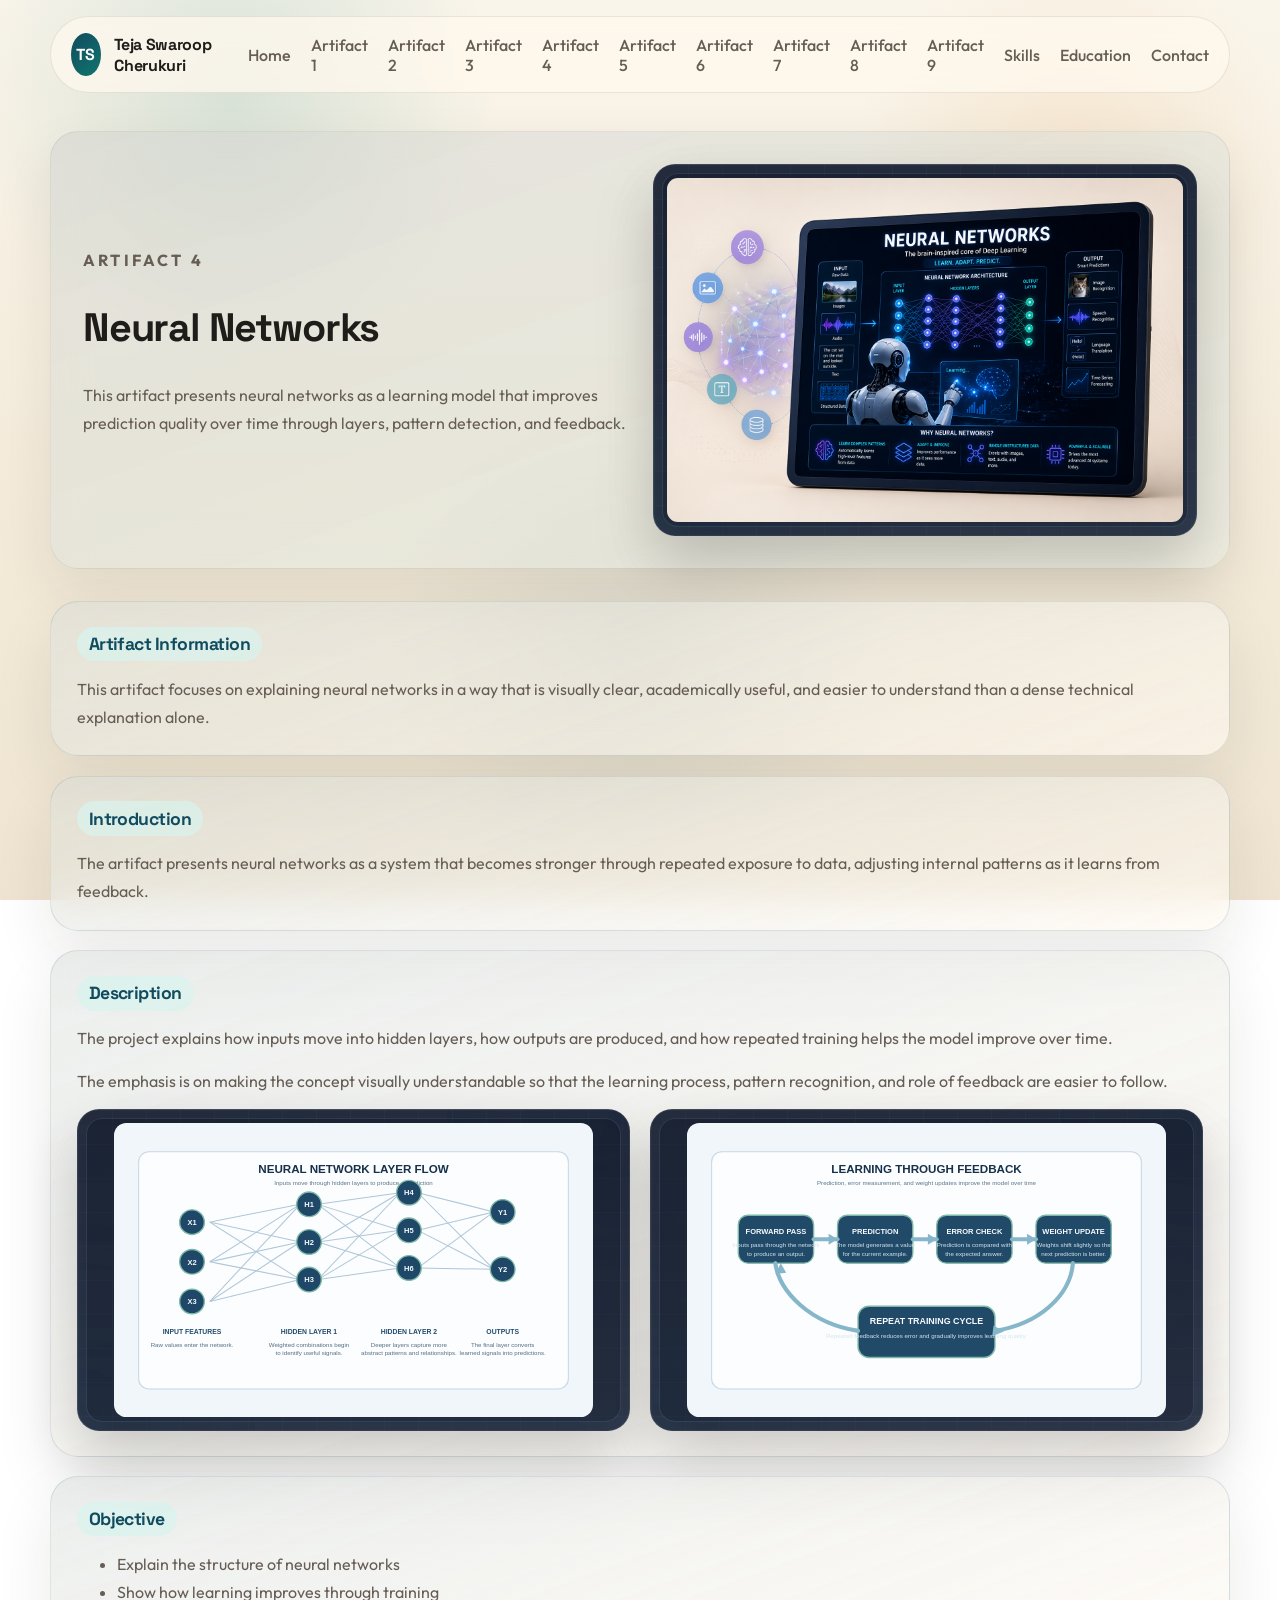
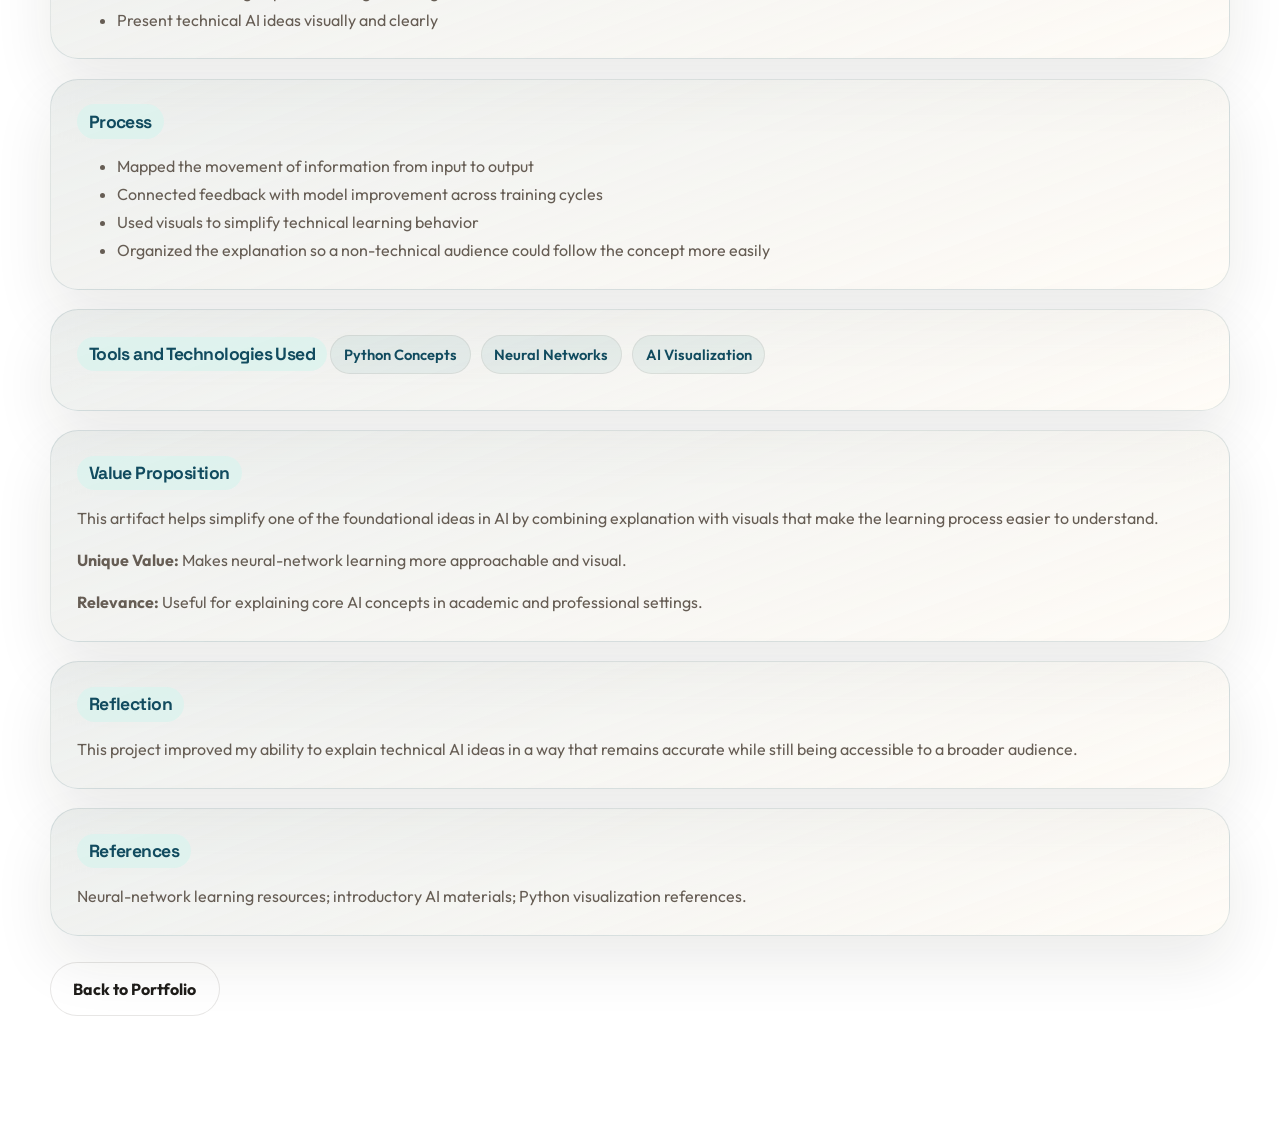
<file: artifact4.html>
<!DOCTYPE html>
<html lang="en">
<head>
  <meta charset="UTF-8">
  <meta name="viewport" content="width=device-width, initial-scale=1.0">
  <title>Artifact 4 | Teja Swaroop Cherukuri</title>
  <meta name="description" content="Artifact 4 neural networks page for Teja Swaroop Cherukuri.">
  <link rel="preconnect" href="https://fonts.googleapis.com">
  <link rel="preconnect" href="https://fonts.gstatic.com" crossorigin>
  <link
    href="https://fonts.googleapis.com/css2?family=Outfit:wght@300;400;500;600;700;800&family=Space+Grotesk:wght@500;700&display=swap"
    rel="stylesheet"
  >
  <link rel="stylesheet" href="styles.css">
</head>
<body>
  <div class="page-shell">
    <header class="site-header">
      <a class="brand" href="index.html">
        <span class="brand-mark">TS</span>
        <span class="brand-text">Teja Swaroop Cherukuri</span>
      </a>

      <button class="menu-toggle" aria-expanded="false" aria-controls="site-nav" aria-label="Toggle navigation">
        <span></span>
        <span></span>
        <span></span>
      </button>

      <nav id="site-nav" class="site-nav">
        <a href="index.html">Home</a>
        <a href="artifact1.html">Artifact 1</a>
        <a href="artifact2.html">Artifact 2</a>
        <a href="artifact3.html">Artifact 3</a>
        <a href="artifact4.html">Artifact 4</a>
        <a href="artifact5.html">Artifact 5</a>
        <a href="artifact6.html">Artifact 6</a>
        <a href="artifact7.html">Artifact 7</a>
        <a href="artifact8.html">Artifact 8</a>
        <a href="artifact9.html">Artifact 9</a>
        <a href="index.html#skills">Skills</a>
        <a href="index.html#education">Education</a>
        <a href="index.html#contact">Contact</a>
      </nav>
    </header>

    <main class="artifact-page-main">
      <section class="artifact-page-layout reveal is-visible">
        <article class="artifact-page-card artifact-page-hero">
          <div class="artifact-page-intro">
            <p class="eyebrow">Artifact 4</p>
            <h1>Neural Networks</h1>
            <p>
              This artifact presents neural networks as a learning model that improves prediction quality over time through layers, pattern detection, and feedback.
            </p>
          </div>
          <div class="artifact-page-visual artifact-page-visual-hero">
            <img src="assets/artifact4-neural-networks-hero.png" alt="Neural network process visual showing inputs, hidden layers, and outputs">
          </div>
        </article>

        <div class="artifact-page-content">
          <article class="artifact-page-card artifact-section-card">
            <h2>Artifact Information</h2>
            <p>
              This artifact focuses on explaining neural networks in a way that is visually clear, academically useful, and easier to understand than a dense technical explanation alone.
            </p>
          </article>

          <article class="artifact-page-card artifact-section-card">
            <h2>Introduction</h2>
            <p>
              The artifact presents neural networks as a system that becomes stronger through repeated exposure to data, adjusting internal patterns as it learns from feedback.
            </p>
          </article>

          <article class="artifact-page-card artifact-section-card">
            <h2>Description</h2>
            <p>
              The project explains how inputs move into hidden layers, how outputs are produced, and how repeated training helps the model improve over time.
            </p>
            <p>
              The emphasis is on making the concept visually understandable so that the learning process, pattern recognition, and role of feedback are easier to follow.
            </p>
            <div class="artifact-page-section-media">
              <div class="artifact-page-grid">
                <div class="artifact-page-visual artifact-page-visual-support">
                  <img src="assets/neural-network-layer-flow.svg" alt="Diagram showing how inputs pass through hidden layers to produce outputs in a neural network">
                </div>
                <div class="artifact-page-visual artifact-page-visual-support">
                  <img src="assets/neural-network-feedback-loop.svg" alt="Diagram showing how prediction error and repeated feedback improve a neural network over time">
                </div>
              </div>
            </div>
          </article>

          <article class="artifact-page-card artifact-section-card">
            <h2>Objective</h2>
            <ul>
              <li>Explain the structure of neural networks</li>
              <li>Show how learning improves through training</li>
              <li>Present technical AI ideas visually and clearly</li>
            </ul>
          </article>

          <article class="artifact-page-card artifact-section-card">
            <h2>Process</h2>
            <ul>
              <li>Mapped the movement of information from input to output</li>
              <li>Connected feedback with model improvement across training cycles</li>
              <li>Used visuals to simplify technical learning behavior</li>
              <li>Organized the explanation so a non-technical audience could follow the concept more easily</li>
            </ul>
          </article>

          <article class="artifact-page-card artifact-section-card">
            <h2>Tools and Technologies Used</h2>
            <div class="artifact-tags">
              <span class="artifact-tag">Python Concepts</span>
              <span class="artifact-tag">Neural Networks</span>
              <span class="artifact-tag">AI Visualization</span>
            </div>
          </article>

          <article class="artifact-page-card artifact-section-card">
            <h2>Value Proposition</h2>
            <p>
              This artifact helps simplify one of the foundational ideas in AI by combining explanation with visuals that make the learning process easier to understand.
            </p>
            <p><strong>Unique Value:</strong> Makes neural-network learning more approachable and visual.</p>
            <p><strong>Relevance:</strong> Useful for explaining core AI concepts in academic and professional settings.</p>
          </article>

          <article class="artifact-page-card artifact-section-card">
            <h2>Reflection</h2>
            <p>
              This project improved my ability to explain technical AI ideas in a way that remains accurate while still being accessible to a broader audience.
            </p>
          </article>

          <article class="artifact-page-card artifact-section-card">
            <h2>References</h2>
            <p>Neural-network learning resources; introductory AI materials; Python visualization references.</p>
          </article>

          <div class="artifact-page-footer-actions">
            <a class="button button-secondary" href="index.html">Back to Portfolio</a>
          </div>
        </div>
      </section>
    </main>
  </div>

  <script src="script.js"></script>
</body>
</html>
</file>
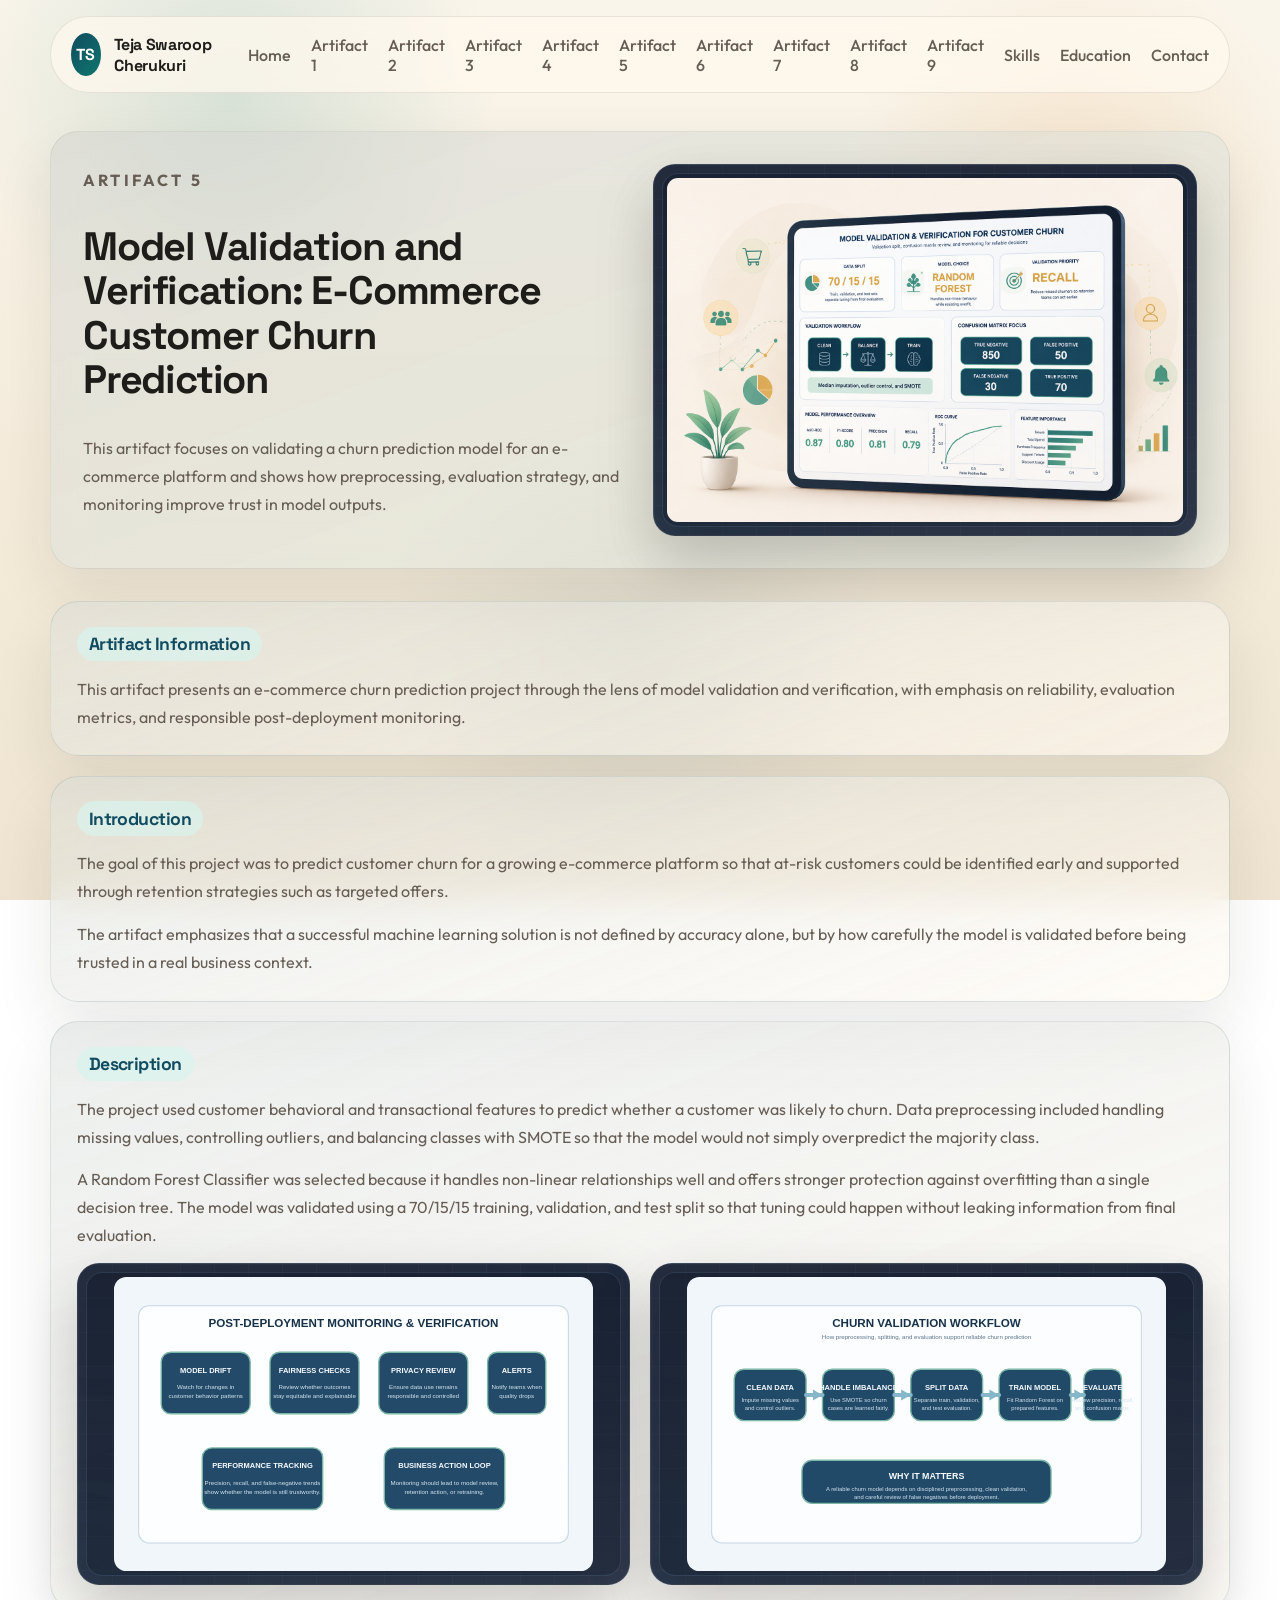
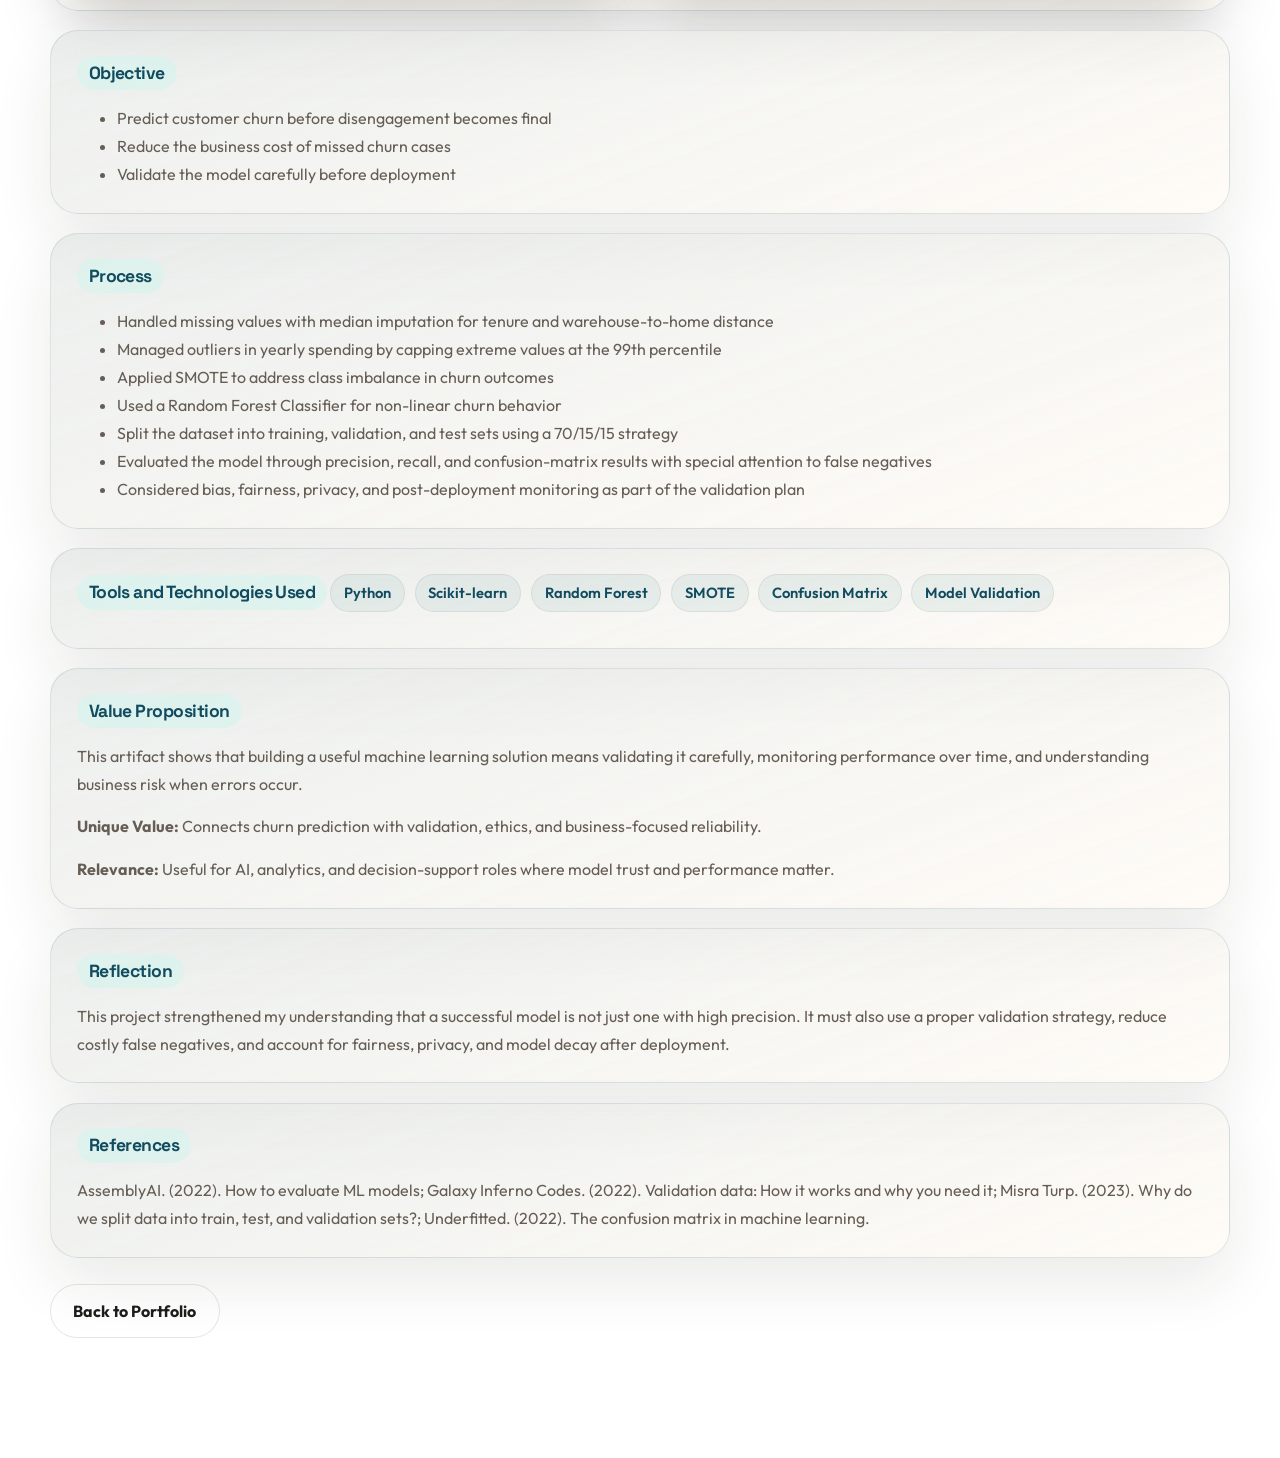
<file: artifact5.html>
<!DOCTYPE html>
<html lang="en">
<head>
  <meta charset="UTF-8">
  <meta name="viewport" content="width=device-width, initial-scale=1.0">
  <title>Artifact 5 | Teja Swaroop Cherukuri</title>
  <meta name="description" content="Artifact 5 model validation and verification page for Teja Swaroop Cherukuri.">
  <link rel="preconnect" href="https://fonts.googleapis.com">
  <link rel="preconnect" href="https://fonts.gstatic.com" crossorigin>
  <link
    href="https://fonts.googleapis.com/css2?family=Outfit:wght@300;400;500;600;700;800&family=Space+Grotesk:wght@500;700&display=swap"
    rel="stylesheet"
  >
  <link rel="stylesheet" href="styles.css">
</head>
<body>
  <div class="page-shell">
    <header class="site-header">
      <a class="brand" href="index.html">
        <span class="brand-mark">TS</span>
        <span class="brand-text">Teja Swaroop Cherukuri</span>
      </a>

      <button class="menu-toggle" aria-expanded="false" aria-controls="site-nav" aria-label="Toggle navigation">
        <span></span>
        <span></span>
        <span></span>
      </button>

      <nav id="site-nav" class="site-nav">
        <a href="index.html">Home</a>
        <a href="artifact1.html">Artifact 1</a>
        <a href="artifact2.html">Artifact 2</a>
        <a href="artifact3.html">Artifact 3</a>
        <a href="artifact4.html">Artifact 4</a>
        <a href="artifact5.html">Artifact 5</a>
        <a href="artifact6.html">Artifact 6</a>
        <a href="artifact7.html">Artifact 7</a>
        <a href="artifact8.html">Artifact 8</a>
        <a href="artifact9.html">Artifact 9</a>
        <a href="index.html#skills">Skills</a>
        <a href="index.html#education">Education</a>
        <a href="index.html#contact">Contact</a>
      </nav>
    </header>

    <main class="artifact-page-main">
      <section class="artifact-page-layout reveal is-visible">
        <article class="artifact-page-card artifact-page-hero">
          <div class="artifact-page-intro">
            <p class="eyebrow">Artifact 5</p>
            <h1>Model Validation and Verification: E-Commerce Customer Churn Prediction</h1>
            <p>
              This artifact focuses on validating a churn prediction model for an e-commerce platform and shows how preprocessing,
              evaluation strategy, and monitoring improve trust in model outputs.
            </p>
          </div>
          <div class="artifact-page-visual artifact-page-visual-hero">
            <img src="assets/artifact5-churn-hero.png" alt="Customer churn validation dashboard showing split strategy, precision, and confusion matrix focus">
          </div>
        </article>

        <div class="artifact-page-content">
          <article class="artifact-page-card artifact-section-card">
            <h2>Artifact Information</h2>
            <p>
              This artifact presents an e-commerce churn prediction project through the lens of model validation and verification, with emphasis on reliability,
              evaluation metrics, and responsible post-deployment monitoring.
            </p>
          </article>

          <article class="artifact-page-card artifact-section-card">
            <h2>Introduction</h2>
            <p>
              The goal of this project was to predict customer churn for a growing e-commerce platform so that at-risk customers could be identified early and supported through retention strategies such as targeted offers.
            </p>
            <p>
              The artifact emphasizes that a successful machine learning solution is not defined by accuracy alone, but by how carefully the model is validated before being trusted in a real business context.
            </p>
          </article>

          <article class="artifact-page-card artifact-section-card">
            <h2>Description</h2>
            <p>
              The project used customer behavioral and transactional features to predict whether a customer was likely to churn. Data preprocessing included handling missing values,
              controlling outliers, and balancing classes with SMOTE so that the model would not simply overpredict the majority class.
            </p>
            <p>
              A Random Forest Classifier was selected because it handles non-linear relationships well and offers stronger protection against overfitting than a single decision tree.
              The model was validated using a 70/15/15 training, validation, and test split so that tuning could happen without leaking information from final evaluation.
            </p>
            <div class="artifact-page-section-media">
              <div class="artifact-page-grid">
                <div class="artifact-page-visual artifact-page-visual-support">
                  <img src="assets/churn-monitoring-matrix.svg" alt="Monitoring and verification visual showing model decay tracking, ethical review, and validation focus">
                </div>
                <div class="artifact-page-visual artifact-page-visual-support">
                  <img src="assets/churn-validation-workflow.svg" alt="Workflow diagram showing preprocessing, validation split, model training, and evaluation steps for churn prediction">
                </div>
              </div>
            </div>
          </article>

          <article class="artifact-page-card artifact-section-card">
            <h2>Objective</h2>
            <ul>
              <li>Predict customer churn before disengagement becomes final</li>
              <li>Reduce the business cost of missed churn cases</li>
              <li>Validate the model carefully before deployment</li>
            </ul>
          </article>

          <article class="artifact-page-card artifact-section-card">
            <h2>Process</h2>
            <ul>
              <li>Handled missing values with median imputation for tenure and warehouse-to-home distance</li>
              <li>Managed outliers in yearly spending by capping extreme values at the 99th percentile</li>
              <li>Applied SMOTE to address class imbalance in churn outcomes</li>
              <li>Used a Random Forest Classifier for non-linear churn behavior</li>
              <li>Split the dataset into training, validation, and test sets using a 70/15/15 strategy</li>
              <li>Evaluated the model through precision, recall, and confusion-matrix results with special attention to false negatives</li>
              <li>Considered bias, fairness, privacy, and post-deployment monitoring as part of the validation plan</li>
            </ul>
          </article>

          <article class="artifact-page-card artifact-section-card">
            <h2>Tools and Technologies Used</h2>
            <div class="artifact-tags">
              <span class="artifact-tag">Python</span>
              <span class="artifact-tag">Scikit-learn</span>
              <span class="artifact-tag">Random Forest</span>
              <span class="artifact-tag">SMOTE</span>
              <span class="artifact-tag">Confusion Matrix</span>
              <span class="artifact-tag">Model Validation</span>
            </div>
          </article>

          <article class="artifact-page-card artifact-section-card">
            <h2>Value Proposition</h2>
            <p>
              This artifact shows that building a useful machine learning solution means validating it carefully, monitoring performance over time, and understanding business risk when errors occur.
            </p>
            <p><strong>Unique Value:</strong> Connects churn prediction with validation, ethics, and business-focused reliability.</p>
            <p><strong>Relevance:</strong> Useful for AI, analytics, and decision-support roles where model trust and performance matter.</p>
          </article>

          <article class="artifact-page-card artifact-section-card">
            <h2>Reflection</h2>
            <p>
              This project strengthened my understanding that a successful model is not just one with high precision. It must also use a proper validation strategy,
              reduce costly false negatives, and account for fairness, privacy, and model decay after deployment.
            </p>
          </article>

          <article class="artifact-page-card artifact-section-card">
            <h2>References</h2>
            <p>
              AssemblyAI. (2022). How to evaluate ML models; Galaxy Inferno Codes. (2022). Validation data: How it works and why you need it;
              Misra Turp. (2023). Why do we split data into train, test, and validation sets?; Underfitted. (2022). The confusion matrix in machine learning.
            </p>
          </article>

          <div class="artifact-page-footer-actions">
            <a class="button button-secondary" href="index.html">Back to Portfolio</a>
          </div>
        </div>
      </section>
    </main>
  </div>

  <script src="script.js"></script>
</body>
</html>
</file>
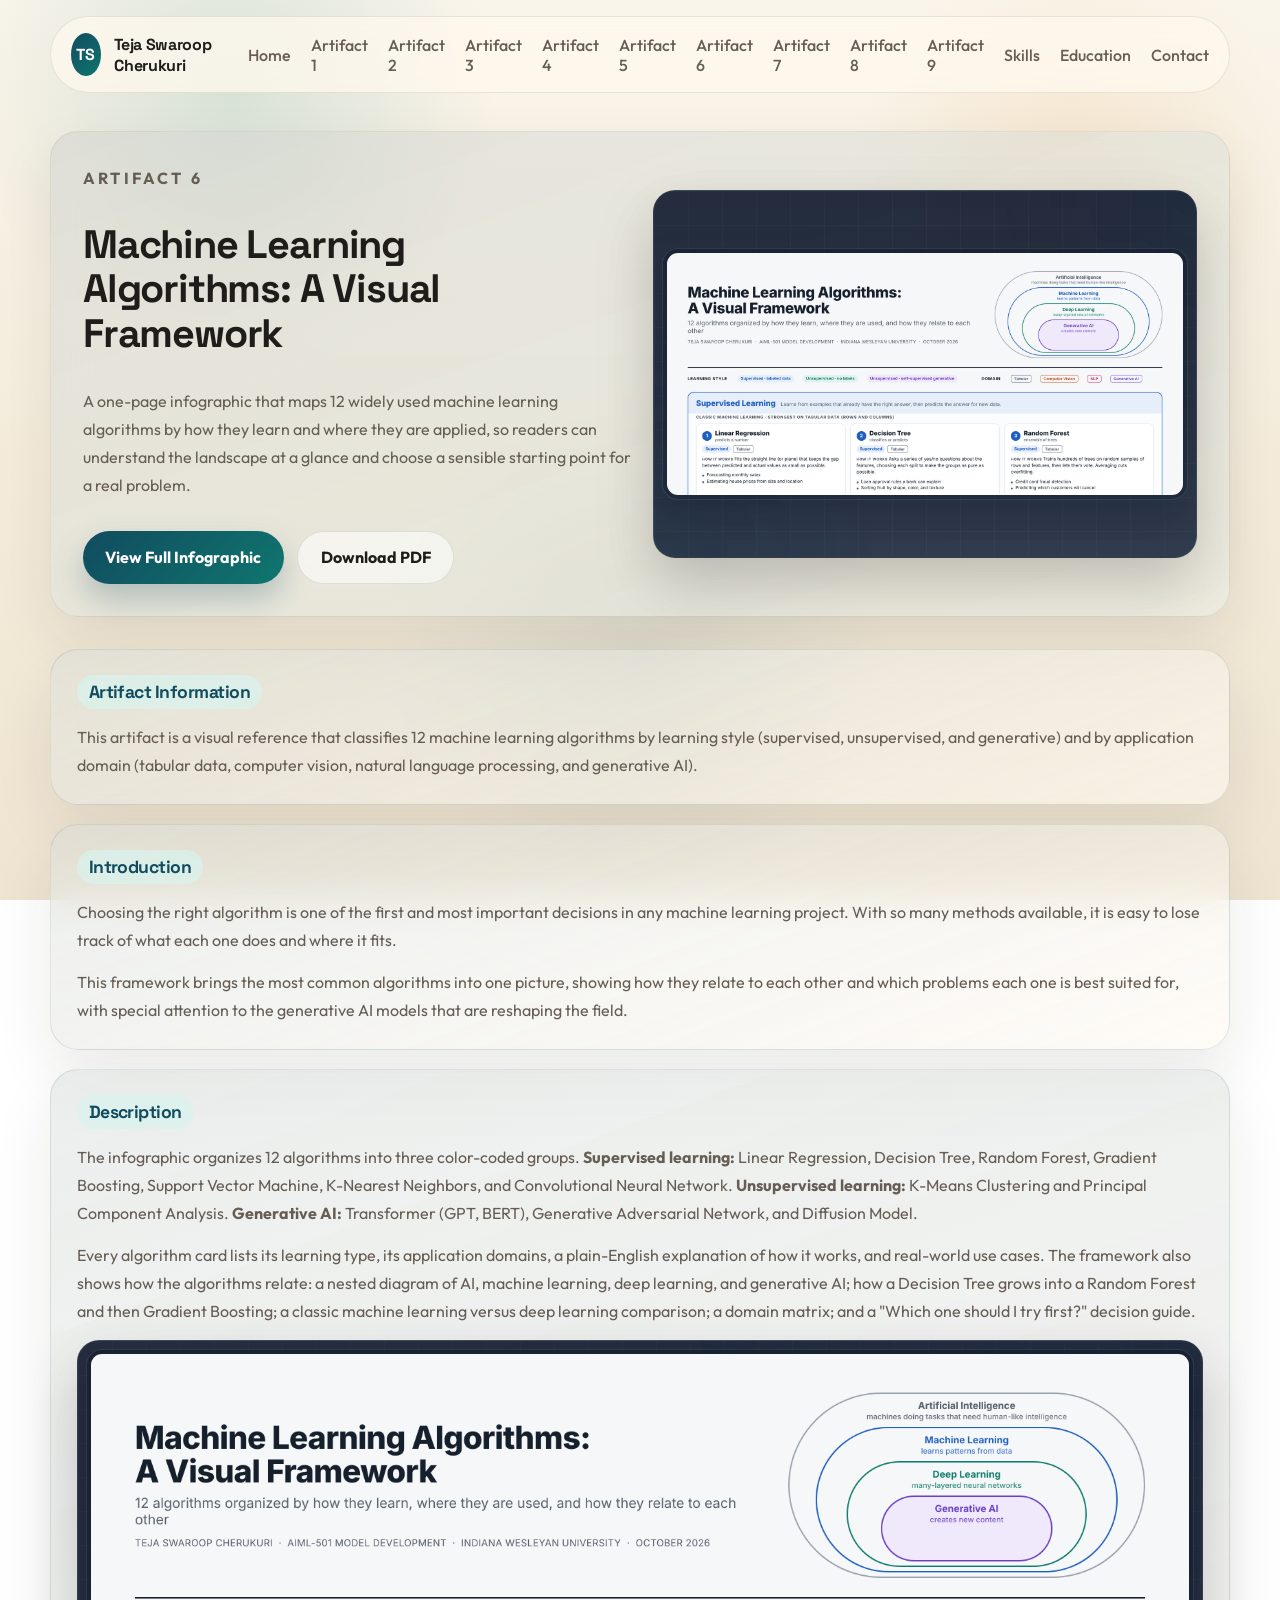
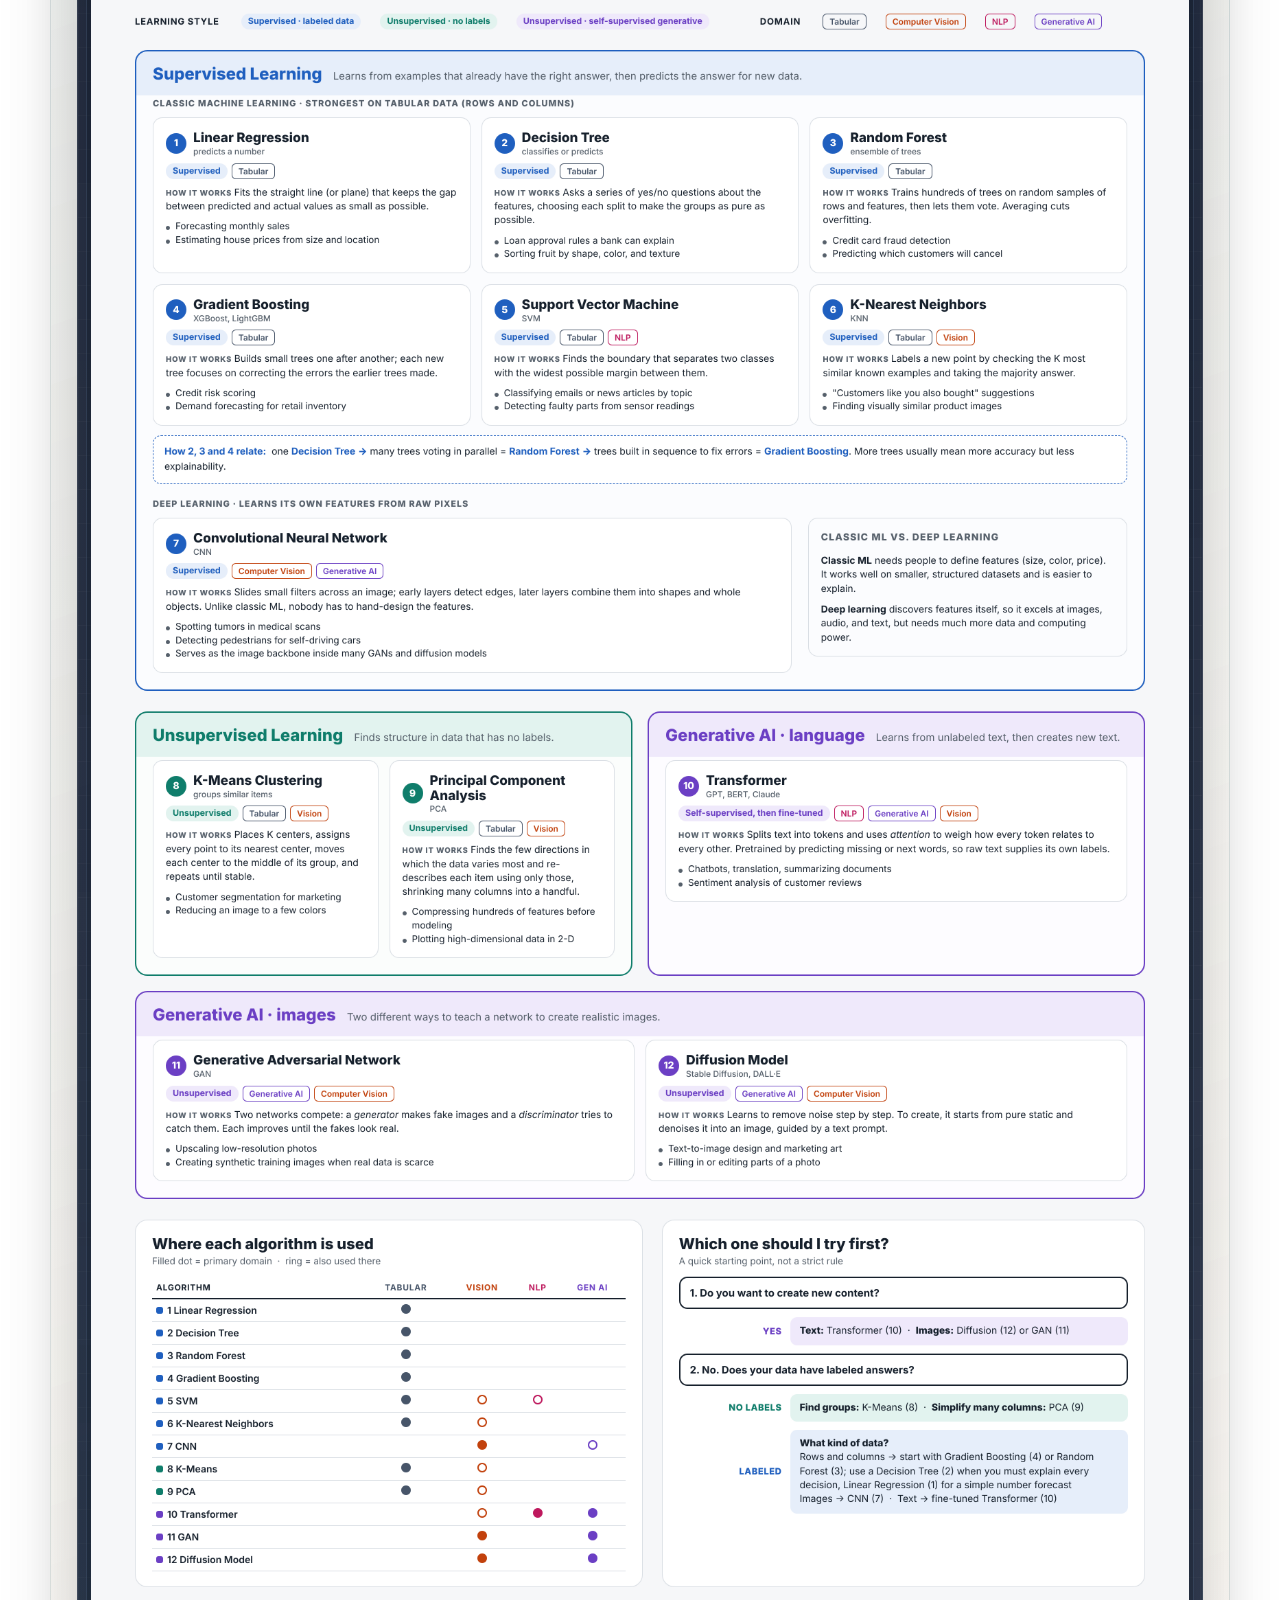
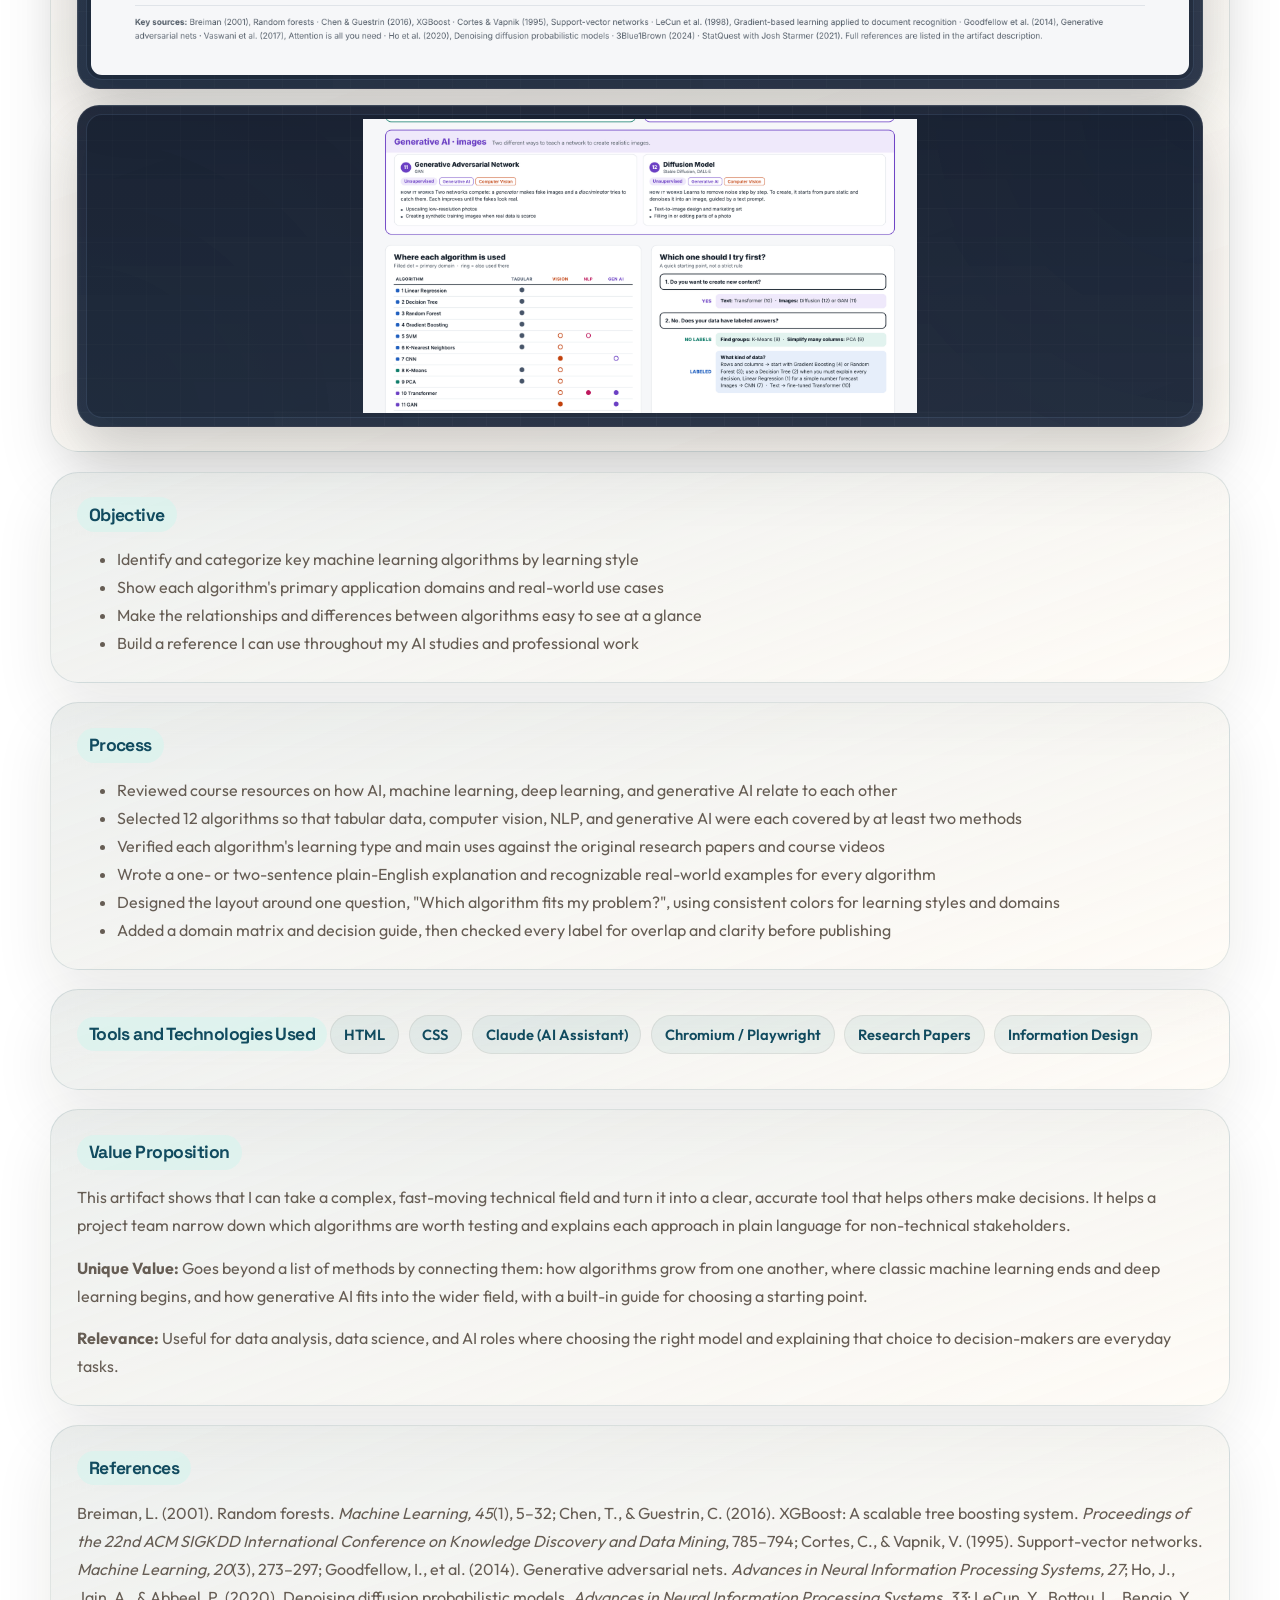
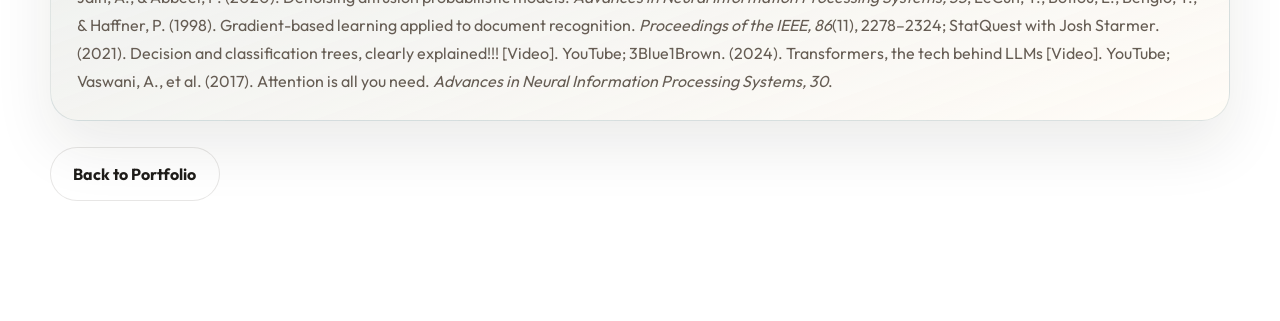
<file: artifact6.html>
<!DOCTYPE html>
<html lang="en">
<head>
  <meta charset="UTF-8">
  <meta name="viewport" content="width=device-width, initial-scale=1.0">
  <title>Artifact 6 | Teja Swaroop Cherukuri</title>
  <meta name="description" content="Artifact 6 machine learning algorithms visual framework by Teja Swaroop Cherukuri.">
  <link rel="preconnect" href="https://fonts.googleapis.com">
  <link rel="preconnect" href="https://fonts.gstatic.com" crossorigin>
  <link
    href="https://fonts.googleapis.com/css2?family=Outfit:wght@300;400;500;600;700;800&family=Space+Grotesk:wght@500;700&display=swap"
    rel="stylesheet"
  >
  <link rel="stylesheet" href="styles.css">
</head>
<body>
  <div class="page-shell">
    <header class="site-header">
      <a class="brand" href="index.html">
        <span class="brand-mark">TS</span>
        <span class="brand-text">Teja Swaroop Cherukuri</span>
      </a>

      <button class="menu-toggle" aria-expanded="false" aria-controls="site-nav" aria-label="Toggle navigation">
        <span></span>
        <span></span>
        <span></span>
      </button>

      <nav id="site-nav" class="site-nav">
        <a href="index.html">Home</a>
        <a href="artifact1.html">Artifact 1</a>
        <a href="artifact2.html">Artifact 2</a>
        <a href="artifact3.html">Artifact 3</a>
        <a href="artifact4.html">Artifact 4</a>
        <a href="artifact5.html">Artifact 5</a>
        <a href="artifact6.html">Artifact 6</a>
        <a href="artifact7.html">Artifact 7</a>
        <a href="artifact8.html">Artifact 8</a>
        <a href="artifact9.html">Artifact 9</a>
        <a href="index.html#skills">Skills</a>
        <a href="index.html#education">Education</a>
        <a href="index.html#contact">Contact</a>
      </nav>
    </header>

    <main class="artifact-page-main">
      <section class="artifact-page-layout reveal is-visible">
        <article class="artifact-page-card artifact-page-hero">
          <div class="artifact-page-intro">
            <p class="eyebrow">Artifact 6</p>
            <h1>Machine Learning Algorithms: A Visual Framework</h1>
            <p>
              A one-page infographic that maps 12 widely used machine learning algorithms by how they learn and where they are applied,
              so readers can understand the landscape at a glance and choose a sensible starting point for a real problem.
            </p>
            <div class="artifact-page-links">
              <a class="button button-primary" href="assets/artifact6-ml-algorithms-framework.png" target="_blank" rel="noopener">View Full Infographic</a>
              <a class="button button-secondary" href="assets/artifact6-ml-algorithms-framework.pdf" download>Download PDF</a>
            </div>
          </div>
          <div class="artifact-page-visual artifact-page-visual-hero">
            <img src="assets/artifact6-ml-framework-hero.png" alt="Top of the machine learning algorithms framework showing the title, the AI, machine learning, deep learning and generative AI rings, and the first supervised learning cards">
          </div>
        </article>

        <div class="artifact-page-content">
          <article class="artifact-page-card artifact-section-card">
            <h2>Artifact Information</h2>
            <p>
              This artifact is a visual reference that classifies 12 machine learning algorithms by learning style (supervised, unsupervised, and generative)
              and by application domain (tabular data, computer vision, natural language processing, and generative AI).
            </p>
          </article>

          <article class="artifact-page-card artifact-section-card">
            <h2>Introduction</h2>
            <p>
              Choosing the right algorithm is one of the first and most important decisions in any machine learning project.
              With so many methods available, it is easy to lose track of what each one does and where it fits.
            </p>
            <p>
              This framework brings the most common algorithms into one picture, showing how they relate to each other and which problems each one is best suited for,
              with special attention to the generative AI models that are reshaping the field.
            </p>
          </article>

          <article class="artifact-page-card artifact-section-card">
            <h2>Description</h2>
            <p>
              The infographic organizes 12 algorithms into three color-coded groups. <strong>Supervised learning:</strong> Linear Regression, Decision Tree,
              Random Forest, Gradient Boosting, Support Vector Machine, K-Nearest Neighbors, and Convolutional Neural Network.
              <strong>Unsupervised learning:</strong> K-Means Clustering and Principal Component Analysis.
              <strong>Generative AI:</strong> Transformer (GPT, BERT), Generative Adversarial Network, and Diffusion Model.
            </p>
            <p>
              Every algorithm card lists its learning type, its application domains, a plain-English explanation of how it works, and real-world use cases.
              The framework also shows how the algorithms relate: a nested diagram of AI, machine learning, deep learning, and generative AI; how a Decision Tree
              grows into a Random Forest and then Gradient Boosting; a classic machine learning versus deep learning comparison; a domain matrix; and a
              "Which one should I try first?" decision guide.
            </p>
            <div class="artifact-page-section-media">
              <div class="artifact-page-visual">
                <img style="max-height:none" src="assets/artifact6-ml-algorithms-framework.png" alt="Full machine learning algorithms framework infographic with 12 algorithm cards grouped into supervised, unsupervised, and generative AI lanes, a domain matrix, and a decision guide">
              </div>
              <div class="artifact-page-visual">
                <img src="assets/artifact6-ml-framework-guide.png" alt="Close-up of the domain matrix showing where each algorithm is used and the decision guide for choosing an algorithm">
              </div>
            </div>
          </article>

          <article class="artifact-page-card artifact-section-card">
            <h2>Objective</h2>
            <ul>
              <li>Identify and categorize key machine learning algorithms by learning style</li>
              <li>Show each algorithm's primary application domains and real-world use cases</li>
              <li>Make the relationships and differences between algorithms easy to see at a glance</li>
              <li>Build a reference I can use throughout my AI studies and professional work</li>
            </ul>
          </article>

          <article class="artifact-page-card artifact-section-card">
            <h2>Process</h2>
            <ul>
              <li>Reviewed course resources on how AI, machine learning, deep learning, and generative AI relate to each other</li>
              <li>Selected 12 algorithms so that tabular data, computer vision, NLP, and generative AI were each covered by at least two methods</li>
              <li>Verified each algorithm's learning type and main uses against the original research papers and course videos</li>
              <li>Wrote a one- or two-sentence plain-English explanation and recognizable real-world examples for every algorithm</li>
              <li>Designed the layout around one question, "Which algorithm fits my problem?", using consistent colors for learning styles and domains</li>
              <li>Added a domain matrix and decision guide, then checked every label for overlap and clarity before publishing</li>
            </ul>
          </article>

          <article class="artifact-page-card artifact-section-card">
            <h2>Tools and Technologies Used</h2>
            <div class="artifact-tags">
              <span class="artifact-tag">HTML</span>
              <span class="artifact-tag">CSS</span>
              <span class="artifact-tag">Claude (AI Assistant)</span>
              <span class="artifact-tag">Chromium / Playwright</span>
              <span class="artifact-tag">Research Papers</span>
              <span class="artifact-tag">Information Design</span>
            </div>
          </article>

          <article class="artifact-page-card artifact-section-card">
            <h2>Value Proposition</h2>
            <p>
              This artifact shows that I can take a complex, fast-moving technical field and turn it into a clear, accurate tool that helps others make decisions.
              It helps a project team narrow down which algorithms are worth testing and explains each approach in plain language for non-technical stakeholders.
            </p>
            <p><strong>Unique Value:</strong> Goes beyond a list of methods by connecting them: how algorithms grow from one another, where classic machine learning ends and deep learning begins, and how generative AI fits into the wider field, with a built-in guide for choosing a starting point.</p>
            <p><strong>Relevance:</strong> Useful for data analysis, data science, and AI roles where choosing the right model and explaining that choice to decision-makers are everyday tasks.</p>
          </article>

          <article class="artifact-page-card artifact-section-card">
            <h2>References</h2>
            <p>
              Breiman, L. (2001). Random forests. <em>Machine Learning, 45</em>(1), 5&ndash;32;
              Chen, T., &amp; Guestrin, C. (2016). XGBoost: A scalable tree boosting system. <em>Proceedings of the 22nd ACM SIGKDD International Conference on Knowledge Discovery and Data Mining</em>, 785&ndash;794;
              Cortes, C., &amp; Vapnik, V. (1995). Support-vector networks. <em>Machine Learning, 20</em>(3), 273&ndash;297;
              Goodfellow, I., et al. (2014). Generative adversarial nets. <em>Advances in Neural Information Processing Systems, 27</em>;
              Ho, J., Jain, A., &amp; Abbeel, P. (2020). Denoising diffusion probabilistic models. <em>Advances in Neural Information Processing Systems, 33</em>;
              LeCun, Y., Bottou, L., Bengio, Y., &amp; Haffner, P. (1998). Gradient-based learning applied to document recognition. <em>Proceedings of the IEEE, 86</em>(11), 2278&ndash;2324;
              StatQuest with Josh Starmer. (2021). Decision and classification trees, clearly explained!!! [Video]. YouTube;
              3Blue1Brown. (2024). Transformers, the tech behind LLMs [Video]. YouTube;
              Vaswani, A., et al. (2017). Attention is all you need. <em>Advances in Neural Information Processing Systems, 30</em>.
            </p>
          </article>

          <div class="artifact-page-footer-actions">
            <a class="button button-secondary" href="index.html">Back to Portfolio</a>
          </div>
        </div>
      </section>
    </main>
  </div>

  <script src="script.js"></script>
</body>
</html>
</file>
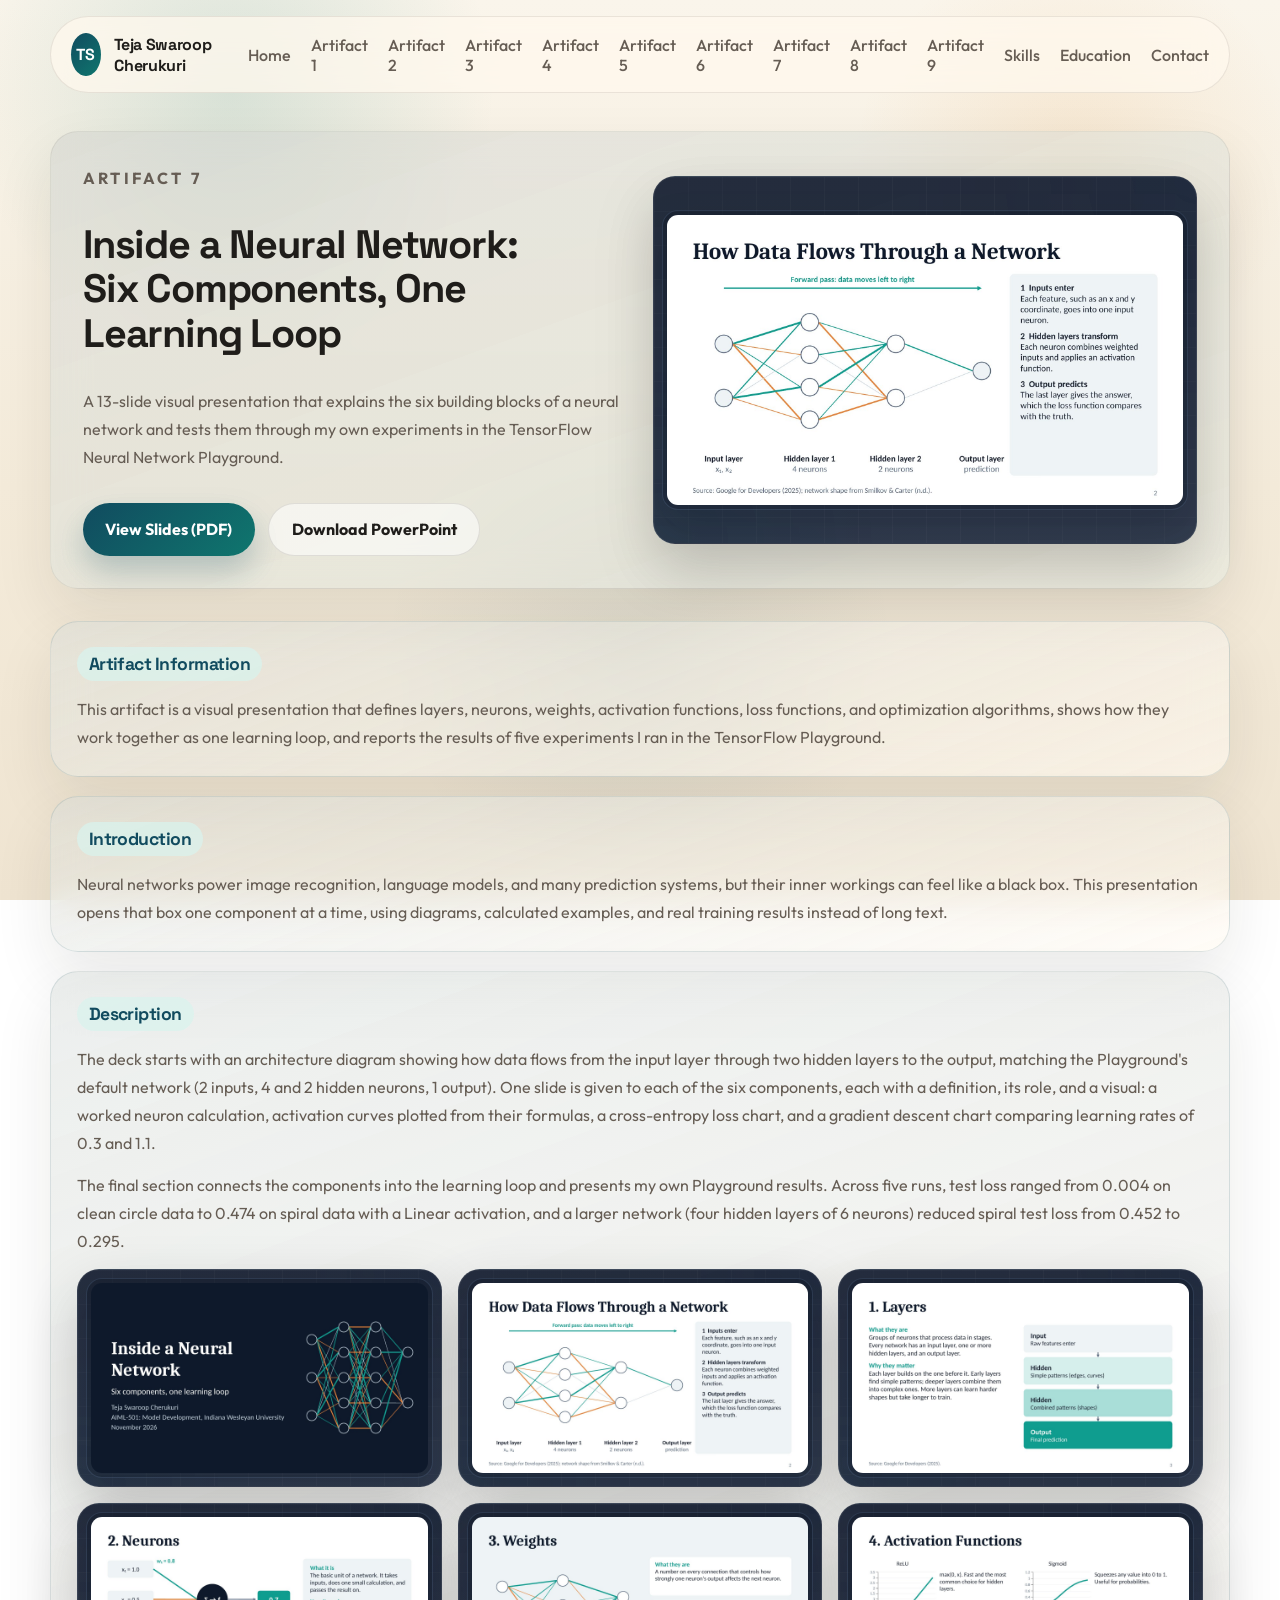
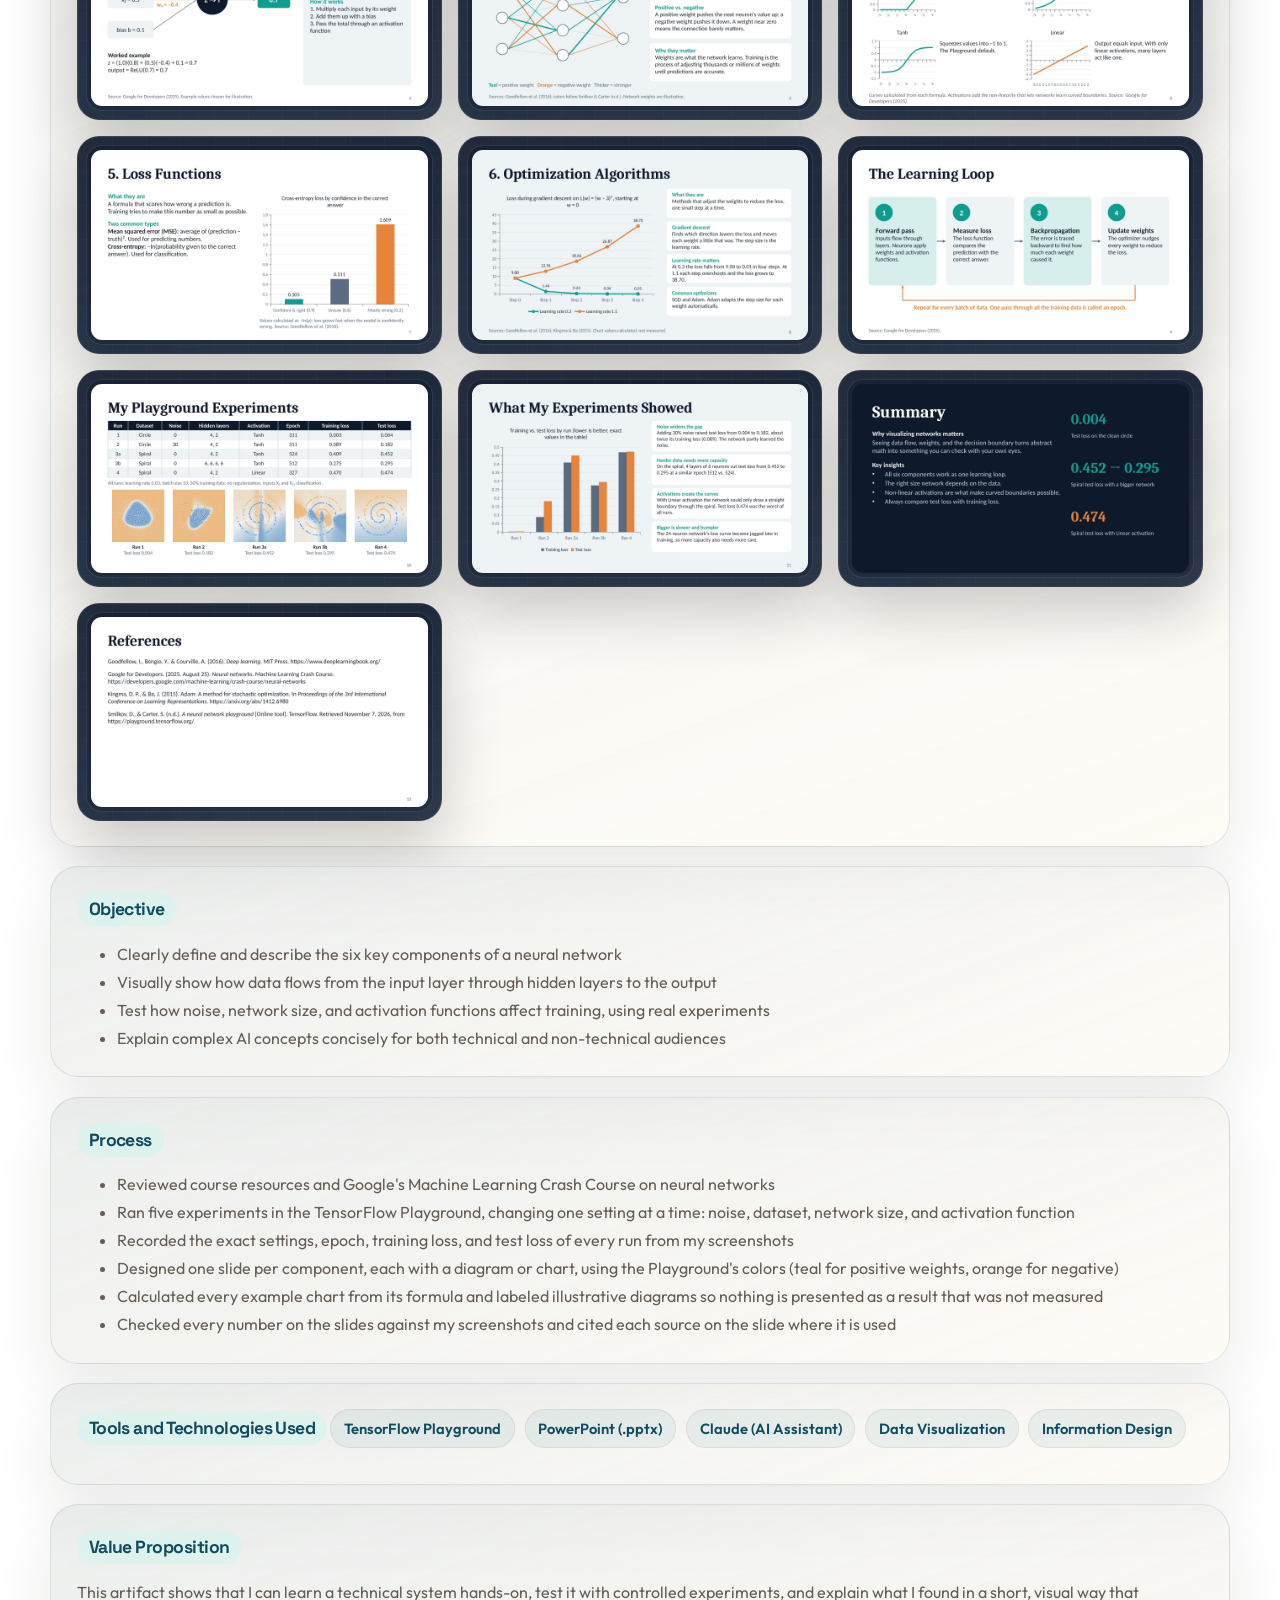
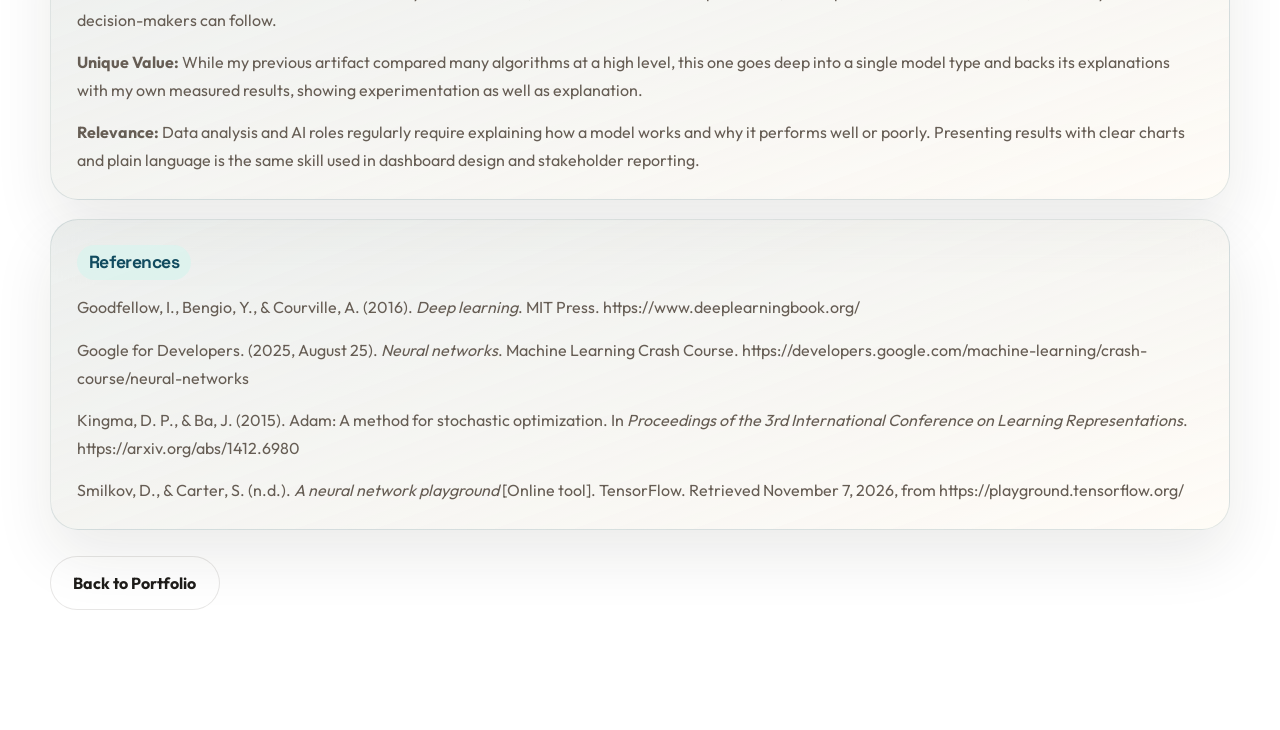
<file: artifact7.html>
<!DOCTYPE html>
<html lang="en">
<head>
  <meta charset="UTF-8">
  <meta name="viewport" content="width=device-width, initial-scale=1.0">
  <title>Artifact 7 | Teja Swaroop Cherukuri</title>
  <meta name="description" content="Artifact 7 neural network components presentation by Teja Swaroop Cherukuri.">
  <link rel="preconnect" href="https://fonts.googleapis.com">
  <link rel="preconnect" href="https://fonts.gstatic.com" crossorigin>
  <link
    href="https://fonts.googleapis.com/css2?family=Outfit:wght@300;400;500;600;700;800&family=Space+Grotesk:wght@500;700&display=swap"
    rel="stylesheet"
  >
  <link rel="stylesheet" href="styles.css">
</head>
<body>
  <div class="page-shell">
    <header class="site-header">
      <a class="brand" href="index.html">
        <span class="brand-mark">TS</span>
        <span class="brand-text">Teja Swaroop Cherukuri</span>
      </a>

      <button class="menu-toggle" aria-expanded="false" aria-controls="site-nav" aria-label="Toggle navigation">
        <span></span>
        <span></span>
        <span></span>
      </button>

      <nav id="site-nav" class="site-nav">
        <a href="index.html">Home</a>
        <a href="artifact1.html">Artifact 1</a>
        <a href="artifact2.html">Artifact 2</a>
        <a href="artifact3.html">Artifact 3</a>
        <a href="artifact4.html">Artifact 4</a>
        <a href="artifact5.html">Artifact 5</a>
        <a href="artifact6.html">Artifact 6</a>
        <a href="artifact7.html">Artifact 7</a>
        <a href="artifact8.html">Artifact 8</a>
        <a href="artifact9.html">Artifact 9</a>
        <a href="index.html#skills">Skills</a>
        <a href="index.html#education">Education</a>
        <a href="index.html#contact">Contact</a>
      </nav>
    </header>

    <main class="artifact-page-main">
      <section class="artifact-page-layout reveal is-visible">
        <article class="artifact-page-card artifact-page-hero">
          <div class="artifact-page-intro">
            <p class="eyebrow">Artifact 7</p>
            <h1>Inside a Neural Network: Six Components, One Learning Loop</h1>
            <p>
              A 13-slide visual presentation that explains the six building blocks of a neural network and tests them through my own experiments
              in the TensorFlow Neural Network Playground.
            </p>
            <div class="artifact-page-links">
              <a class="button button-primary" href="assets/artifact7-neural-network-components.pdf" target="_blank" rel="noopener">View Slides (PDF)</a>
              <a class="button button-secondary" href="assets/artifact7-neural-network-components.pptx" download>Download PowerPoint</a>
            </div>
          </div>
          <div class="artifact-page-visual artifact-page-visual-hero">
            <img src="assets/artifact7-slide-02.jpg" alt="Slide showing data flowing from two inputs through hidden layers of 4 and 2 neurons to one output">
          </div>
        </article>

        <div class="artifact-page-content">
          <article class="artifact-page-card artifact-section-card">
            <h2>Artifact Information</h2>
            <p>
              This artifact is a visual presentation that defines layers, neurons, weights, activation functions, loss functions, and optimization algorithms,
              shows how they work together as one learning loop, and reports the results of five experiments I ran in the TensorFlow Playground.
            </p>
          </article>

          <article class="artifact-page-card artifact-section-card">
            <h2>Introduction</h2>
            <p>
              Neural networks power image recognition, language models, and many prediction systems, but their inner workings can feel like a black box.
              This presentation opens that box one component at a time, using diagrams, calculated examples, and real training results instead of long text.
            </p>
          </article>

          <article class="artifact-page-card artifact-section-card">
            <h2>Description</h2>
            <p>
              The deck starts with an architecture diagram showing how data flows from the input layer through two hidden layers to the output, matching
              the Playground's default network (2 inputs, 4 and 2 hidden neurons, 1 output). One slide is given to each of the six components, each with a
              definition, its role, and a visual: a worked neuron calculation, activation curves plotted from their formulas, a cross-entropy loss chart,
              and a gradient descent chart comparing learning rates of 0.3 and 1.1.
            </p>
            <p>
              The final section connects the components into the learning loop and presents my own Playground results. Across five runs, test loss ranged
              from 0.004 on clean circle data to 0.474 on spiral data with a Linear activation, and a larger network (four hidden layers of 6 neurons)
              reduced spiral test loss from 0.452 to 0.295.
            </p>
            <div class="artifact-page-section-media" style="grid-template-columns:repeat(auto-fit,minmax(18rem,1fr))">
              <div class="artifact-page-visual"><a href="assets/artifact7-slide-01.jpg" target="_blank" rel="noopener"><img style="max-height:none" src="assets/artifact7-slide-01.jpg" alt="Slide 1: Inside a Neural Network, title slide" loading="lazy"></a></div>
              <div class="artifact-page-visual"><a href="assets/artifact7-slide-02.jpg" target="_blank" rel="noopener"><img style="max-height:none" src="assets/artifact7-slide-02.jpg" alt="Slide 2: How data flows through a network" loading="lazy"></a></div>
              <div class="artifact-page-visual"><a href="assets/artifact7-slide-03.jpg" target="_blank" rel="noopener"><img style="max-height:none" src="assets/artifact7-slide-03.jpg" alt="Slide 3: Layers" loading="lazy"></a></div>
              <div class="artifact-page-visual"><a href="assets/artifact7-slide-04.jpg" target="_blank" rel="noopener"><img style="max-height:none" src="assets/artifact7-slide-04.jpg" alt="Slide 4: Neurons" loading="lazy"></a></div>
              <div class="artifact-page-visual"><a href="assets/artifact7-slide-05.jpg" target="_blank" rel="noopener"><img style="max-height:none" src="assets/artifact7-slide-05.jpg" alt="Slide 5: Weights" loading="lazy"></a></div>
              <div class="artifact-page-visual"><a href="assets/artifact7-slide-06.jpg" target="_blank" rel="noopener"><img style="max-height:none" src="assets/artifact7-slide-06.jpg" alt="Slide 6: Activation functions" loading="lazy"></a></div>
              <div class="artifact-page-visual"><a href="assets/artifact7-slide-07.jpg" target="_blank" rel="noopener"><img style="max-height:none" src="assets/artifact7-slide-07.jpg" alt="Slide 7: Loss functions" loading="lazy"></a></div>
              <div class="artifact-page-visual"><a href="assets/artifact7-slide-08.jpg" target="_blank" rel="noopener"><img style="max-height:none" src="assets/artifact7-slide-08.jpg" alt="Slide 8: Optimization algorithms" loading="lazy"></a></div>
              <div class="artifact-page-visual"><a href="assets/artifact7-slide-09.jpg" target="_blank" rel="noopener"><img style="max-height:none" src="assets/artifact7-slide-09.jpg" alt="Slide 9: The learning loop" loading="lazy"></a></div>
              <div class="artifact-page-visual"><a href="assets/artifact7-slide-10.jpg" target="_blank" rel="noopener"><img style="max-height:none" src="assets/artifact7-slide-10.jpg" alt="Slide 10: My Playground experiments" loading="lazy"></a></div>
              <div class="artifact-page-visual"><a href="assets/artifact7-slide-11.jpg" target="_blank" rel="noopener"><img style="max-height:none" src="assets/artifact7-slide-11.jpg" alt="Slide 11: What my experiments showed" loading="lazy"></a></div>
              <div class="artifact-page-visual"><a href="assets/artifact7-slide-12.jpg" target="_blank" rel="noopener"><img style="max-height:none" src="assets/artifact7-slide-12.jpg" alt="Slide 12: Summary" loading="lazy"></a></div>
              <div class="artifact-page-visual"><a href="assets/artifact7-slide-13.jpg" target="_blank" rel="noopener"><img style="max-height:none" src="assets/artifact7-slide-13.jpg" alt="Slide 13: References" loading="lazy"></a></div>
            </div>
          </article>

          <article class="artifact-page-card artifact-section-card">
            <h2>Objective</h2>
            <ul>
              <li>Clearly define and describe the six key components of a neural network</li>
              <li>Visually show how data flows from the input layer through hidden layers to the output</li>
              <li>Test how noise, network size, and activation functions affect training, using real experiments</li>
              <li>Explain complex AI concepts concisely for both technical and non-technical audiences</li>
            </ul>
          </article>

          <article class="artifact-page-card artifact-section-card">
            <h2>Process</h2>
            <ul>
              <li>Reviewed course resources and Google's Machine Learning Crash Course on neural networks</li>
              <li>Ran five experiments in the TensorFlow Playground, changing one setting at a time: noise, dataset, network size, and activation function</li>
              <li>Recorded the exact settings, epoch, training loss, and test loss of every run from my screenshots</li>
              <li>Designed one slide per component, each with a diagram or chart, using the Playground's colors (teal for positive weights, orange for negative)</li>
              <li>Calculated every example chart from its formula and labeled illustrative diagrams so nothing is presented as a result that was not measured</li>
              <li>Checked every number on the slides against my screenshots and cited each source on the slide where it is used</li>
            </ul>
          </article>

          <article class="artifact-page-card artifact-section-card">
            <h2>Tools and Technologies Used</h2>
            <div class="artifact-tags">
              <span class="artifact-tag">TensorFlow Playground</span>
              <span class="artifact-tag">PowerPoint (.pptx)</span>
              <span class="artifact-tag">Claude (AI Assistant)</span>
              <span class="artifact-tag">Data Visualization</span>
              <span class="artifact-tag">Information Design</span>
            </div>
          </article>

          <article class="artifact-page-card artifact-section-card">
            <h2>Value Proposition</h2>
            <p>
              This artifact shows that I can learn a technical system hands-on, test it with controlled experiments, and explain what I found in a short,
              visual way that decision-makers can follow.
            </p>
            <p><strong>Unique Value:</strong> While my previous artifact compared many algorithms at a high level, this one goes deep into a single model type and backs its explanations with my own measured results, showing experimentation as well as explanation.</p>
            <p><strong>Relevance:</strong> Data analysis and AI roles regularly require explaining how a model works and why it performs well or poorly. Presenting results with clear charts and plain language is the same skill used in dashboard design and stakeholder reporting.</p>
          </article>

          <article class="artifact-page-card artifact-section-card">
            <h2>References</h2>
            <p>Goodfellow, I., Bengio, Y., &amp; Courville, A. (2016). <em>Deep learning</em>. MIT Press. <a href="https://www.deeplearningbook.org/" target="_blank" rel="noopener">https://www.deeplearningbook.org/</a></p>
            <p>Google for Developers. (2025, August 25). <em>Neural networks</em>. Machine Learning Crash Course. <a href="https://developers.google.com/machine-learning/crash-course/neural-networks" target="_blank" rel="noopener">https://developers.google.com/machine-learning/crash-course/neural-networks</a></p>
            <p>Kingma, D. P., &amp; Ba, J. (2015). Adam: A method for stochastic optimization. In <em>Proceedings of the 3rd International Conference on Learning Representations</em>. <a href="https://arxiv.org/abs/1412.6980" target="_blank" rel="noopener">https://arxiv.org/abs/1412.6980</a></p>
            <p>Smilkov, D., &amp; Carter, S. (n.d.). <em>A neural network playground</em> [Online tool]. TensorFlow. Retrieved November 7, 2026, from <a href="https://playground.tensorflow.org/" target="_blank" rel="noopener">https://playground.tensorflow.org/</a></p>
          </article>

          <div class="artifact-page-footer-actions">
            <a class="button button-secondary" href="index.html">Back to Portfolio</a>
          </div>
        </div>
      </section>
    </main>
  </div>

  <script src="script.js"></script>
</body>
</html>
</file>
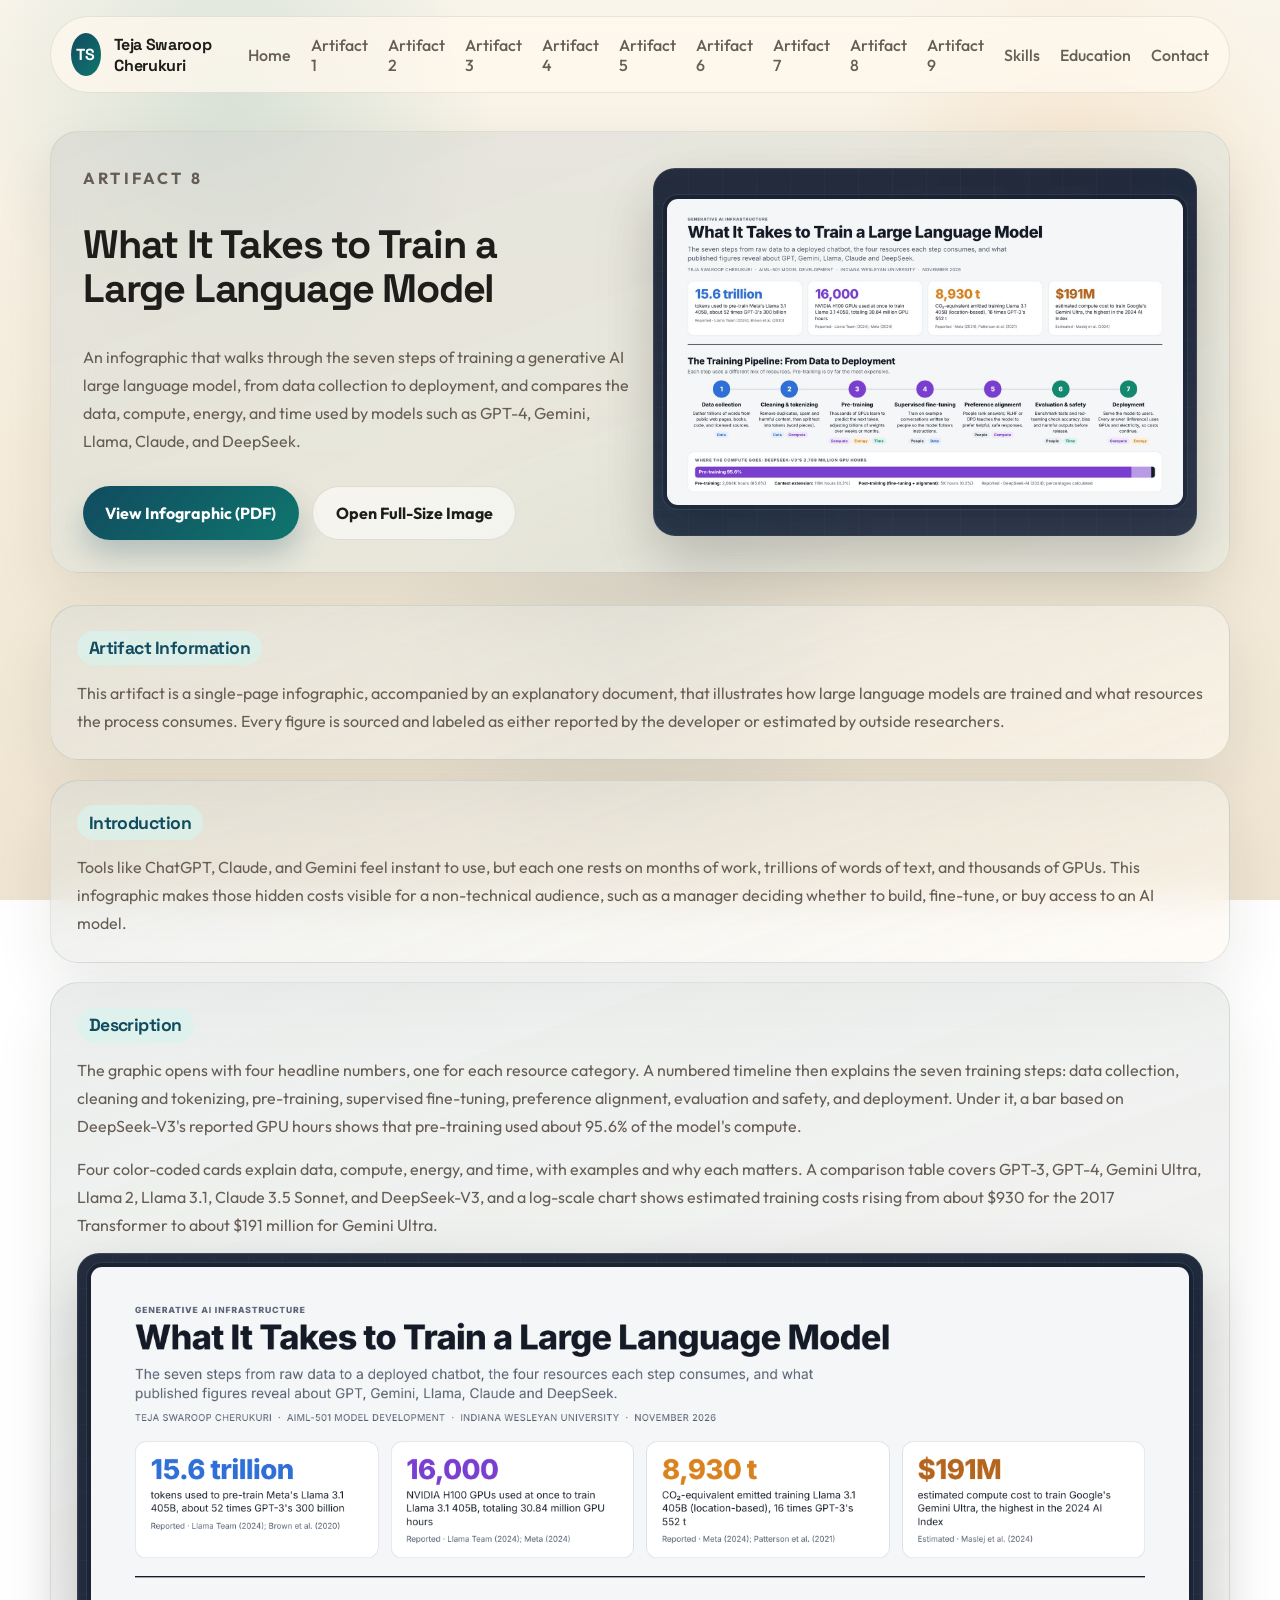
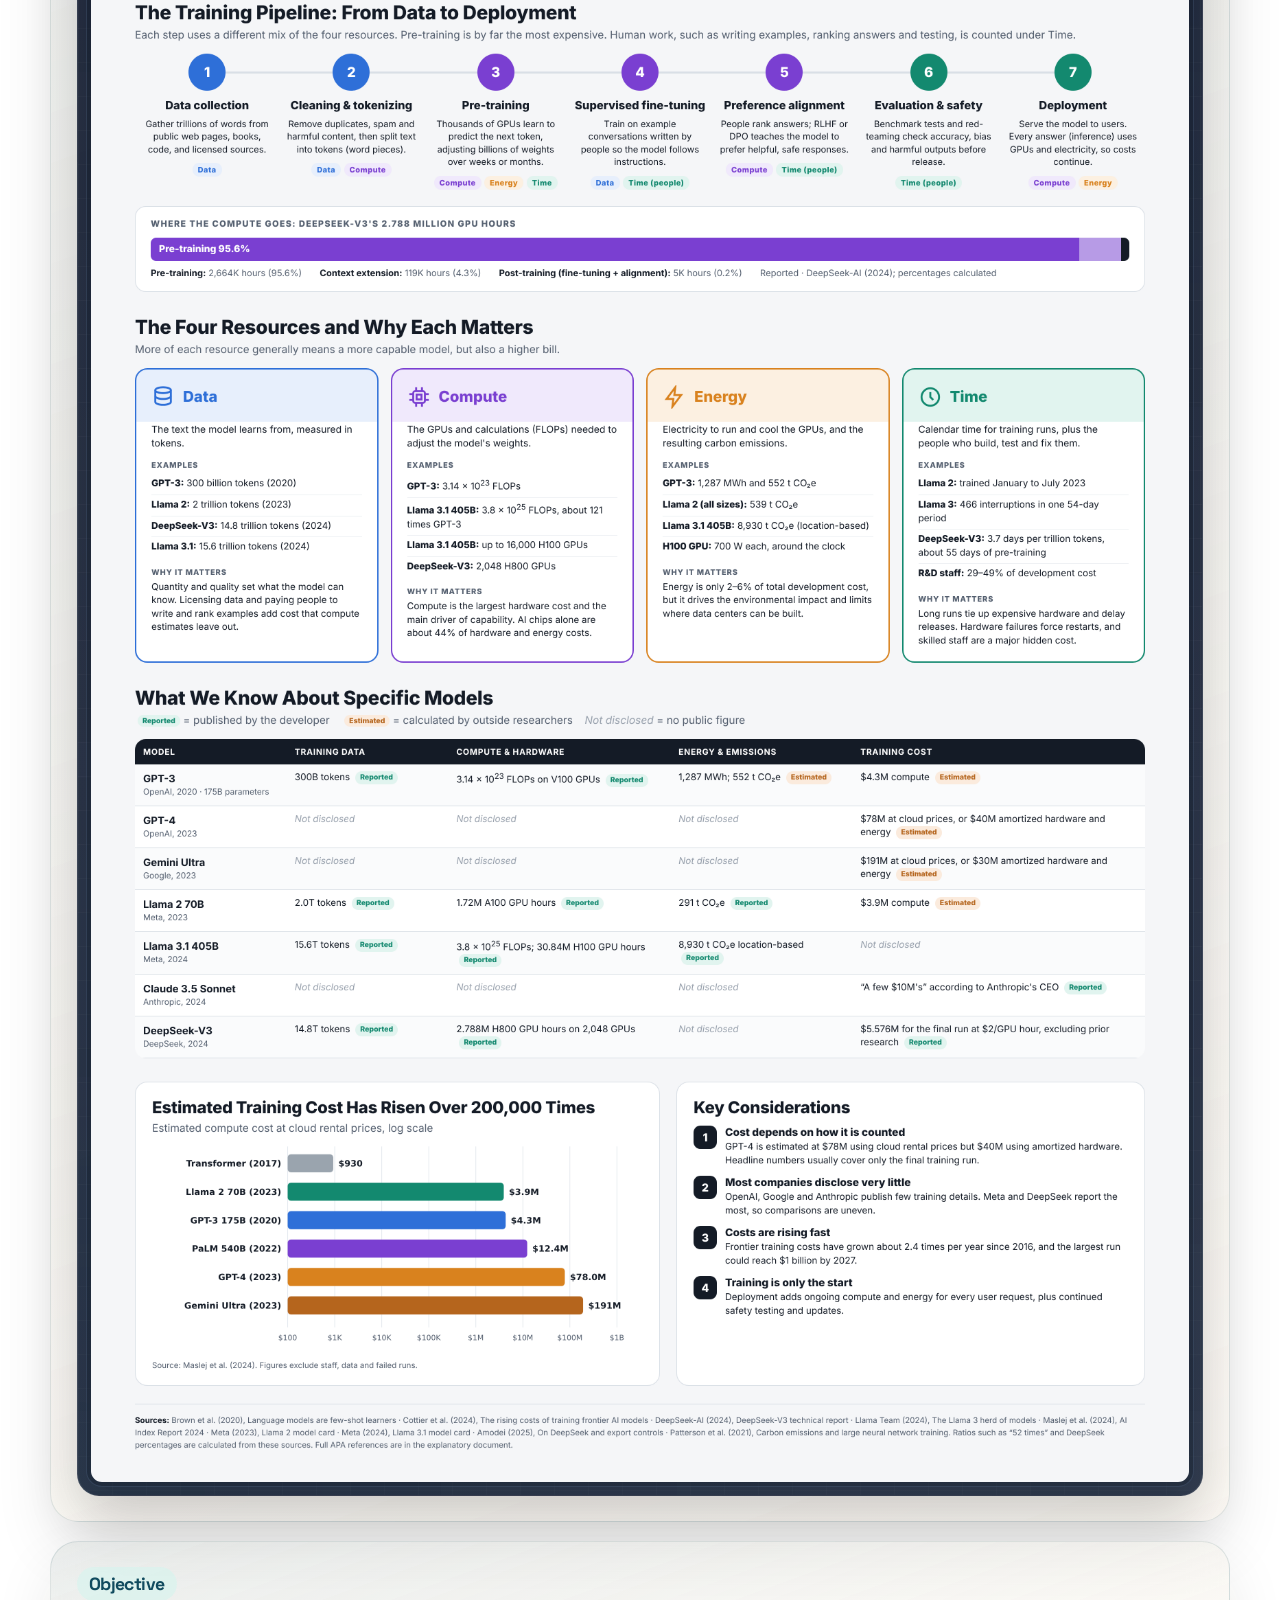
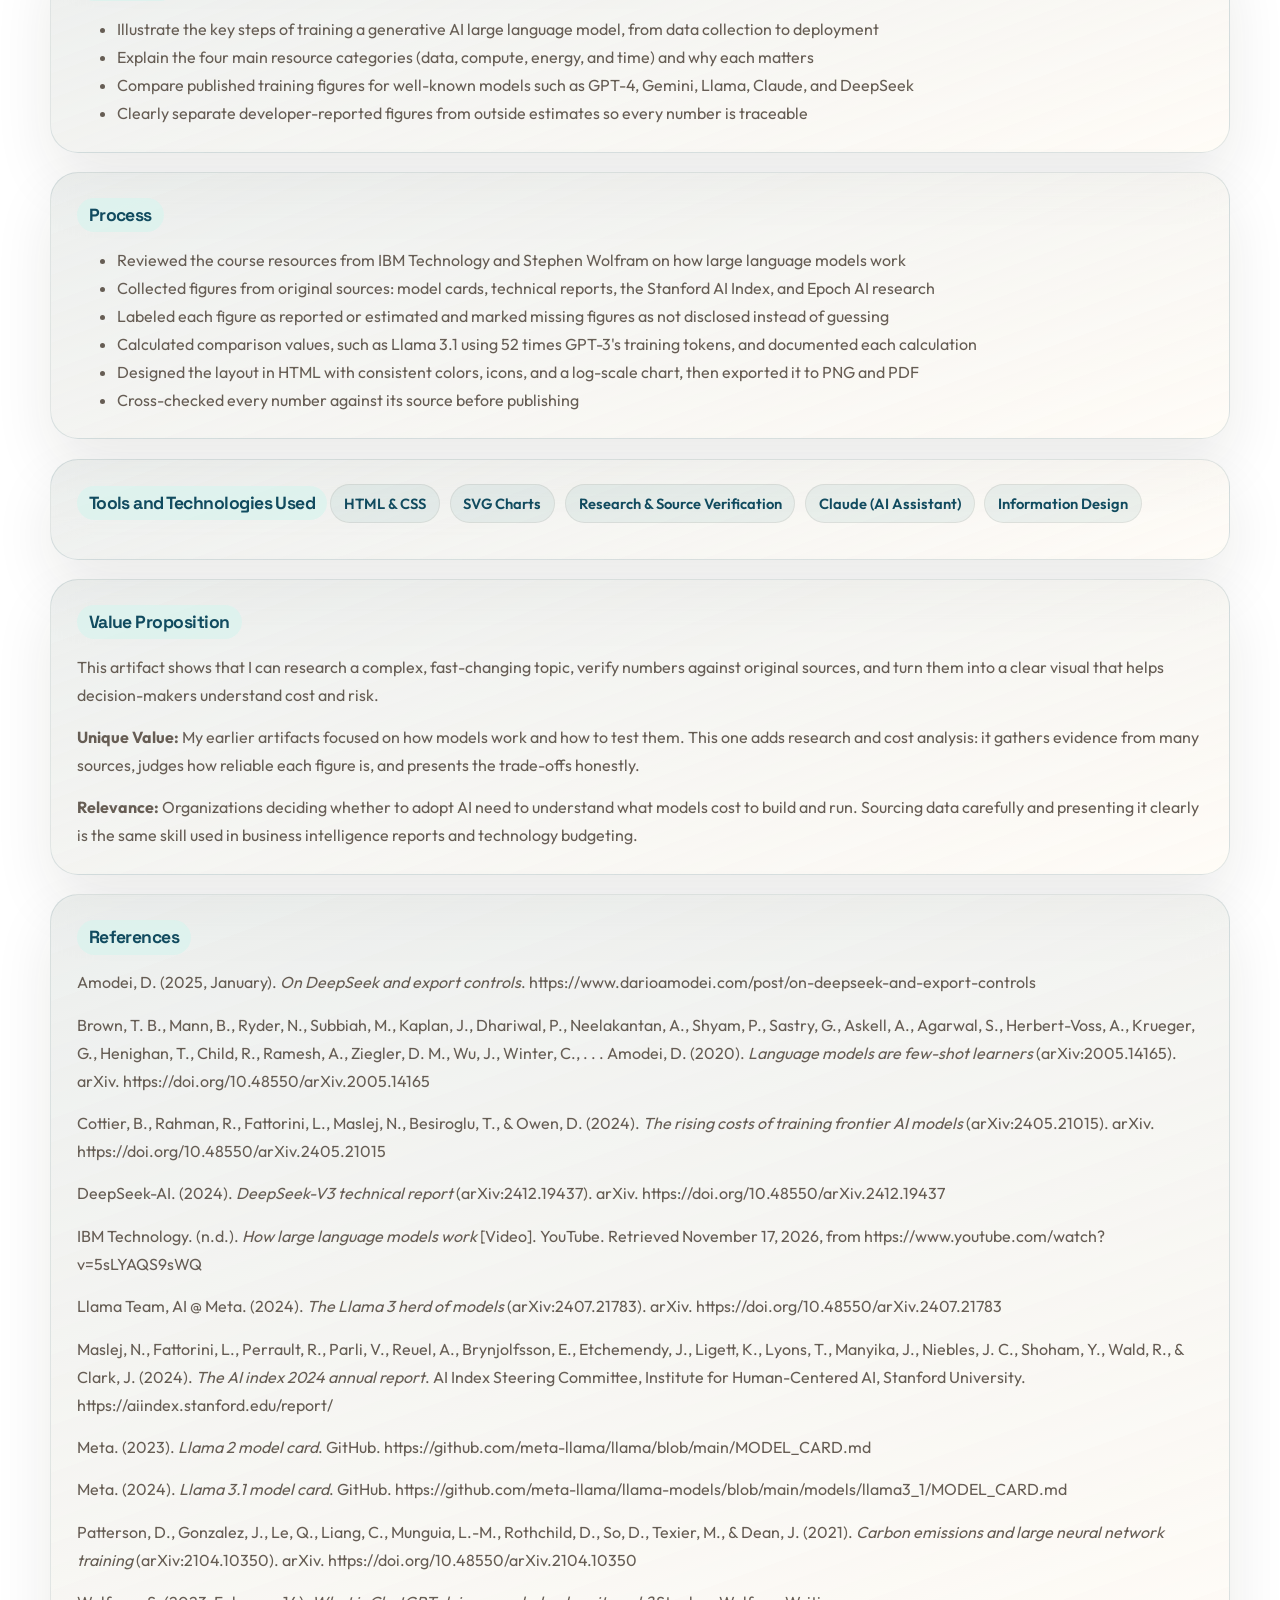
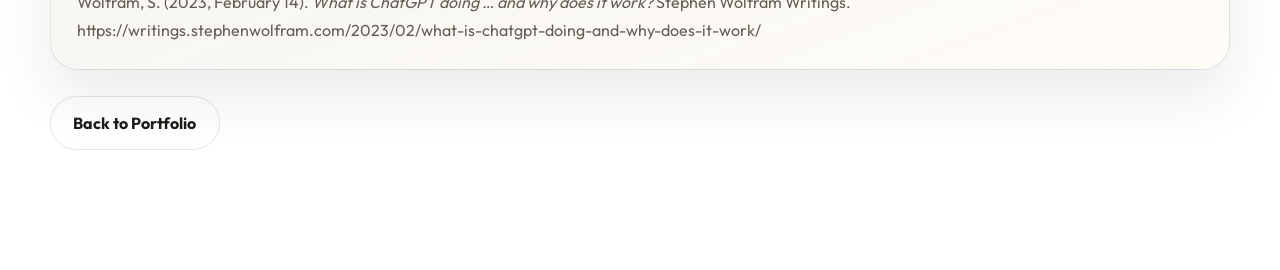
<file: artifact8.html>
<!DOCTYPE html>
<html lang="en">
<head>
  <meta charset="UTF-8">
  <meta name="viewport" content="width=device-width, initial-scale=1.0">
  <title>Artifact 8 | Teja Swaroop Cherukuri</title>
  <meta name="description" content="Artifact 8 LLM training process and resource costs infographic by Teja Swaroop Cherukuri.">
  <link rel="preconnect" href="https://fonts.googleapis.com">
  <link rel="preconnect" href="https://fonts.gstatic.com" crossorigin>
  <link
    href="https://fonts.googleapis.com/css2?family=Outfit:wght@300;400;500;600;700;800&family=Space+Grotesk:wght@500;700&display=swap"
    rel="stylesheet"
  >
  <link rel="stylesheet" href="styles.css">
</head>
<body>
  <div class="page-shell">
    <header class="site-header">
      <a class="brand" href="index.html">
        <span class="brand-mark">TS</span>
        <span class="brand-text">Teja Swaroop Cherukuri</span>
      </a>

      <button class="menu-toggle" aria-expanded="false" aria-controls="site-nav" aria-label="Toggle navigation">
        <span></span>
        <span></span>
        <span></span>
      </button>

      <nav id="site-nav" class="site-nav">
        <a href="index.html">Home</a>
        <a href="artifact1.html">Artifact 1</a>
        <a href="artifact2.html">Artifact 2</a>
        <a href="artifact3.html">Artifact 3</a>
        <a href="artifact4.html">Artifact 4</a>
        <a href="artifact5.html">Artifact 5</a>
        <a href="artifact6.html">Artifact 6</a>
        <a href="artifact7.html">Artifact 7</a>
        <a href="artifact8.html">Artifact 8</a>
        <a href="artifact9.html">Artifact 9</a>
        <a href="index.html#skills">Skills</a>
        <a href="index.html#education">Education</a>
        <a href="index.html#contact">Contact</a>
      </nav>
    </header>

    <main class="artifact-page-main">
      <section class="artifact-page-layout reveal is-visible">
        <article class="artifact-page-card artifact-page-hero">
          <div class="artifact-page-intro">
            <p class="eyebrow">Artifact 8</p>
            <h1>What It Takes to Train a Large Language Model</h1>
            <p>
              An infographic that walks through the seven steps of training a generative AI large language model, from data collection to deployment,
              and compares the data, compute, energy, and time used by models such as GPT-4, Gemini, Llama, Claude, and DeepSeek.
            </p>
            <div class="artifact-page-links">
              <a class="button button-primary" href="assets/artifact8-llm-training-infographic.pdf" target="_blank" rel="noopener">View Infographic (PDF)</a>
              <a class="button button-secondary" href="assets/artifact8-llm-training-infographic.png" target="_blank" rel="noopener">Open Full-Size Image</a>
            </div>
          </div>
          <div class="artifact-page-visual artifact-page-visual-hero">
            <img src="assets/artifact8-preview.jpg" alt="Top of the infographic showing headline figures: 15.6 trillion tokens, 16,000 GPUs, 8,930 tonnes of CO2-equivalent, and an estimated 191 million dollar training cost">
          </div>
        </article>

        <div class="artifact-page-content">
          <article class="artifact-page-card artifact-section-card">
            <h2>Artifact Information</h2>
            <p>
              This artifact is a single-page infographic, accompanied by an explanatory document, that illustrates how large language models are trained
              and what resources the process consumes. Every figure is sourced and labeled as either reported by the developer or estimated by outside researchers.
            </p>
          </article>

          <article class="artifact-page-card artifact-section-card">
            <h2>Introduction</h2>
            <p>
              Tools like ChatGPT, Claude, and Gemini feel instant to use, but each one rests on months of work, trillions of words of text, and thousands of GPUs.
              This infographic makes those hidden costs visible for a non-technical audience, such as a manager deciding whether to build, fine-tune, or buy access to an AI model.
            </p>
          </article>

          <article class="artifact-page-card artifact-section-card">
            <h2>Description</h2>
            <p>
              The graphic opens with four headline numbers, one for each resource category. A numbered timeline then explains the seven training steps:
              data collection, cleaning and tokenizing, pre-training, supervised fine-tuning, preference alignment, evaluation and safety, and deployment.
              Under it, a bar based on DeepSeek-V3's reported GPU hours shows that pre-training used about 95.6% of the model's compute.
            </p>
            <p>
              Four color-coded cards explain data, compute, energy, and time, with examples and why each matters. A comparison table covers GPT-3, GPT-4,
              Gemini Ultra, Llama 2, Llama 3.1, Claude 3.5 Sonnet, and DeepSeek-V3, and a log-scale chart shows estimated training costs rising from about $930
              for the 2017 Transformer to about $191 million for Gemini Ultra.
            </p>
            <div class="artifact-page-section-media" style="grid-template-columns:1fr">
              <div class="artifact-page-visual"><a href="assets/artifact8-llm-training-infographic.png" target="_blank" rel="noopener"><img style="max-height:none" src="assets/artifact8-llm-training-infographic.png" alt="Full infographic: training pipeline, four resource categories, model comparison table, cost chart, and key considerations" loading="lazy"></a></div>
            </div>
          </article>

          <article class="artifact-page-card artifact-section-card">
            <h2>Objective</h2>
            <ul>
              <li>Illustrate the key steps of training a generative AI large language model, from data collection to deployment</li>
              <li>Explain the four main resource categories (data, compute, energy, and time) and why each matters</li>
              <li>Compare published training figures for well-known models such as GPT-4, Gemini, Llama, Claude, and DeepSeek</li>
              <li>Clearly separate developer-reported figures from outside estimates so every number is traceable</li>
            </ul>
          </article>

          <article class="artifact-page-card artifact-section-card">
            <h2>Process</h2>
            <ul>
              <li>Reviewed the course resources from IBM Technology and Stephen Wolfram on how large language models work</li>
              <li>Collected figures from original sources: model cards, technical reports, the Stanford AI Index, and Epoch AI research</li>
              <li>Labeled each figure as reported or estimated and marked missing figures as not disclosed instead of guessing</li>
              <li>Calculated comparison values, such as Llama 3.1 using 52 times GPT-3's training tokens, and documented each calculation</li>
              <li>Designed the layout in HTML with consistent colors, icons, and a log-scale chart, then exported it to PNG and PDF</li>
              <li>Cross-checked every number against its source before publishing</li>
            </ul>
          </article>

          <article class="artifact-page-card artifact-section-card">
            <h2>Tools and Technologies Used</h2>
            <div class="artifact-tags">
              <span class="artifact-tag">HTML &amp; CSS</span>
              <span class="artifact-tag">SVG Charts</span>
              <span class="artifact-tag">Research &amp; Source Verification</span>
              <span class="artifact-tag">Claude (AI Assistant)</span>
              <span class="artifact-tag">Information Design</span>
            </div>
          </article>

          <article class="artifact-page-card artifact-section-card">
            <h2>Value Proposition</h2>
            <p>
              This artifact shows that I can research a complex, fast-changing topic, verify numbers against original sources, and turn them into a clear
              visual that helps decision-makers understand cost and risk.
            </p>
            <p><strong>Unique Value:</strong> My earlier artifacts focused on how models work and how to test them. This one adds research and cost analysis: it gathers evidence from many sources, judges how reliable each figure is, and presents the trade-offs honestly.</p>
            <p><strong>Relevance:</strong> Organizations deciding whether to adopt AI need to understand what models cost to build and run. Sourcing data carefully and presenting it clearly is the same skill used in business intelligence reports and technology budgeting.</p>
          </article>

          <article class="artifact-page-card artifact-section-card">
            <h2>References</h2>
            <p>Amodei, D. (2025, January). <em>On DeepSeek and export controls</em>. <a href="https://www.darioamodei.com/post/on-deepseek-and-export-controls" target="_blank" rel="noopener">https://www.darioamodei.com/post/on-deepseek-and-export-controls</a></p>
            <p>Brown, T. B., Mann, B., Ryder, N., Subbiah, M., Kaplan, J., Dhariwal, P., Neelakantan, A., Shyam, P., Sastry, G., Askell, A., Agarwal, S., Herbert-Voss, A., Krueger, G., Henighan, T., Child, R., Ramesh, A., Ziegler, D. M., Wu, J., Winter, C., . . . Amodei, D. (2020). <em>Language models are few-shot learners</em> (arXiv:2005.14165). arXiv. <a href="https://doi.org/10.48550/arXiv.2005.14165" target="_blank" rel="noopener">https://doi.org/10.48550/arXiv.2005.14165</a></p>
            <p>Cottier, B., Rahman, R., Fattorini, L., Maslej, N., Besiroglu, T., &amp; Owen, D. (2024). <em>The rising costs of training frontier AI models</em> (arXiv:2405.21015). arXiv. <a href="https://doi.org/10.48550/arXiv.2405.21015" target="_blank" rel="noopener">https://doi.org/10.48550/arXiv.2405.21015</a></p>
            <p>DeepSeek-AI. (2024). <em>DeepSeek-V3 technical report</em> (arXiv:2412.19437). arXiv. <a href="https://doi.org/10.48550/arXiv.2412.19437" target="_blank" rel="noopener">https://doi.org/10.48550/arXiv.2412.19437</a></p>
            <p>IBM Technology. (n.d.). <em>How large language models work</em> [Video]. YouTube. Retrieved November 17, 2026, from <a href="https://www.youtube.com/watch?v=5sLYAQS9sWQ" target="_blank" rel="noopener">https://www.youtube.com/watch?v=5sLYAQS9sWQ</a></p>
            <p>Llama Team, AI @ Meta. (2024). <em>The Llama 3 herd of models</em> (arXiv:2407.21783). arXiv. <a href="https://doi.org/10.48550/arXiv.2407.21783" target="_blank" rel="noopener">https://doi.org/10.48550/arXiv.2407.21783</a></p>
            <p>Maslej, N., Fattorini, L., Perrault, R., Parli, V., Reuel, A., Brynjolfsson, E., Etchemendy, J., Ligett, K., Lyons, T., Manyika, J., Niebles, J. C., Shoham, Y., Wald, R., &amp; Clark, J. (2024). <em>The AI index 2024 annual report</em>. AI Index Steering Committee, Institute for Human-Centered AI, Stanford University. <a href="https://aiindex.stanford.edu/report/" target="_blank" rel="noopener">https://aiindex.stanford.edu/report/</a></p>
            <p>Meta. (2023). <em>Llama 2 model card</em>. GitHub. <a href="https://github.com/meta-llama/llama/blob/main/MODEL_CARD.md" target="_blank" rel="noopener">https://github.com/meta-llama/llama/blob/main/MODEL_CARD.md</a></p>
            <p>Meta. (2024). <em>Llama 3.1 model card</em>. GitHub. <a href="https://github.com/meta-llama/llama-models/blob/main/models/llama3_1/MODEL_CARD.md" target="_blank" rel="noopener">https://github.com/meta-llama/llama-models/blob/main/models/llama3_1/MODEL_CARD.md</a></p>
            <p>Patterson, D., Gonzalez, J., Le, Q., Liang, C., Munguia, L.-M., Rothchild, D., So, D., Texier, M., &amp; Dean, J. (2021). <em>Carbon emissions and large neural network training</em> (arXiv:2104.10350). arXiv. <a href="https://doi.org/10.48550/arXiv.2104.10350" target="_blank" rel="noopener">https://doi.org/10.48550/arXiv.2104.10350</a></p>
            <p>Wolfram, S. (2023, February 14). <em>What is ChatGPT doing &hellip; and why does it work?</em> Stephen Wolfram Writings. <a href="https://writings.stephenwolfram.com/2023/02/what-is-chatgpt-doing-and-why-does-it-work/" target="_blank" rel="noopener">https://writings.stephenwolfram.com/2023/02/what-is-chatgpt-doing-and-why-does-it-work/</a></p>
          </article>

          <div class="artifact-page-footer-actions">
            <a class="button button-secondary" href="index.html">Back to Portfolio</a>
          </div>
        </div>
      </section>
    </main>
  </div>

  <script src="script.js"></script>
</body>
</html>
</file>
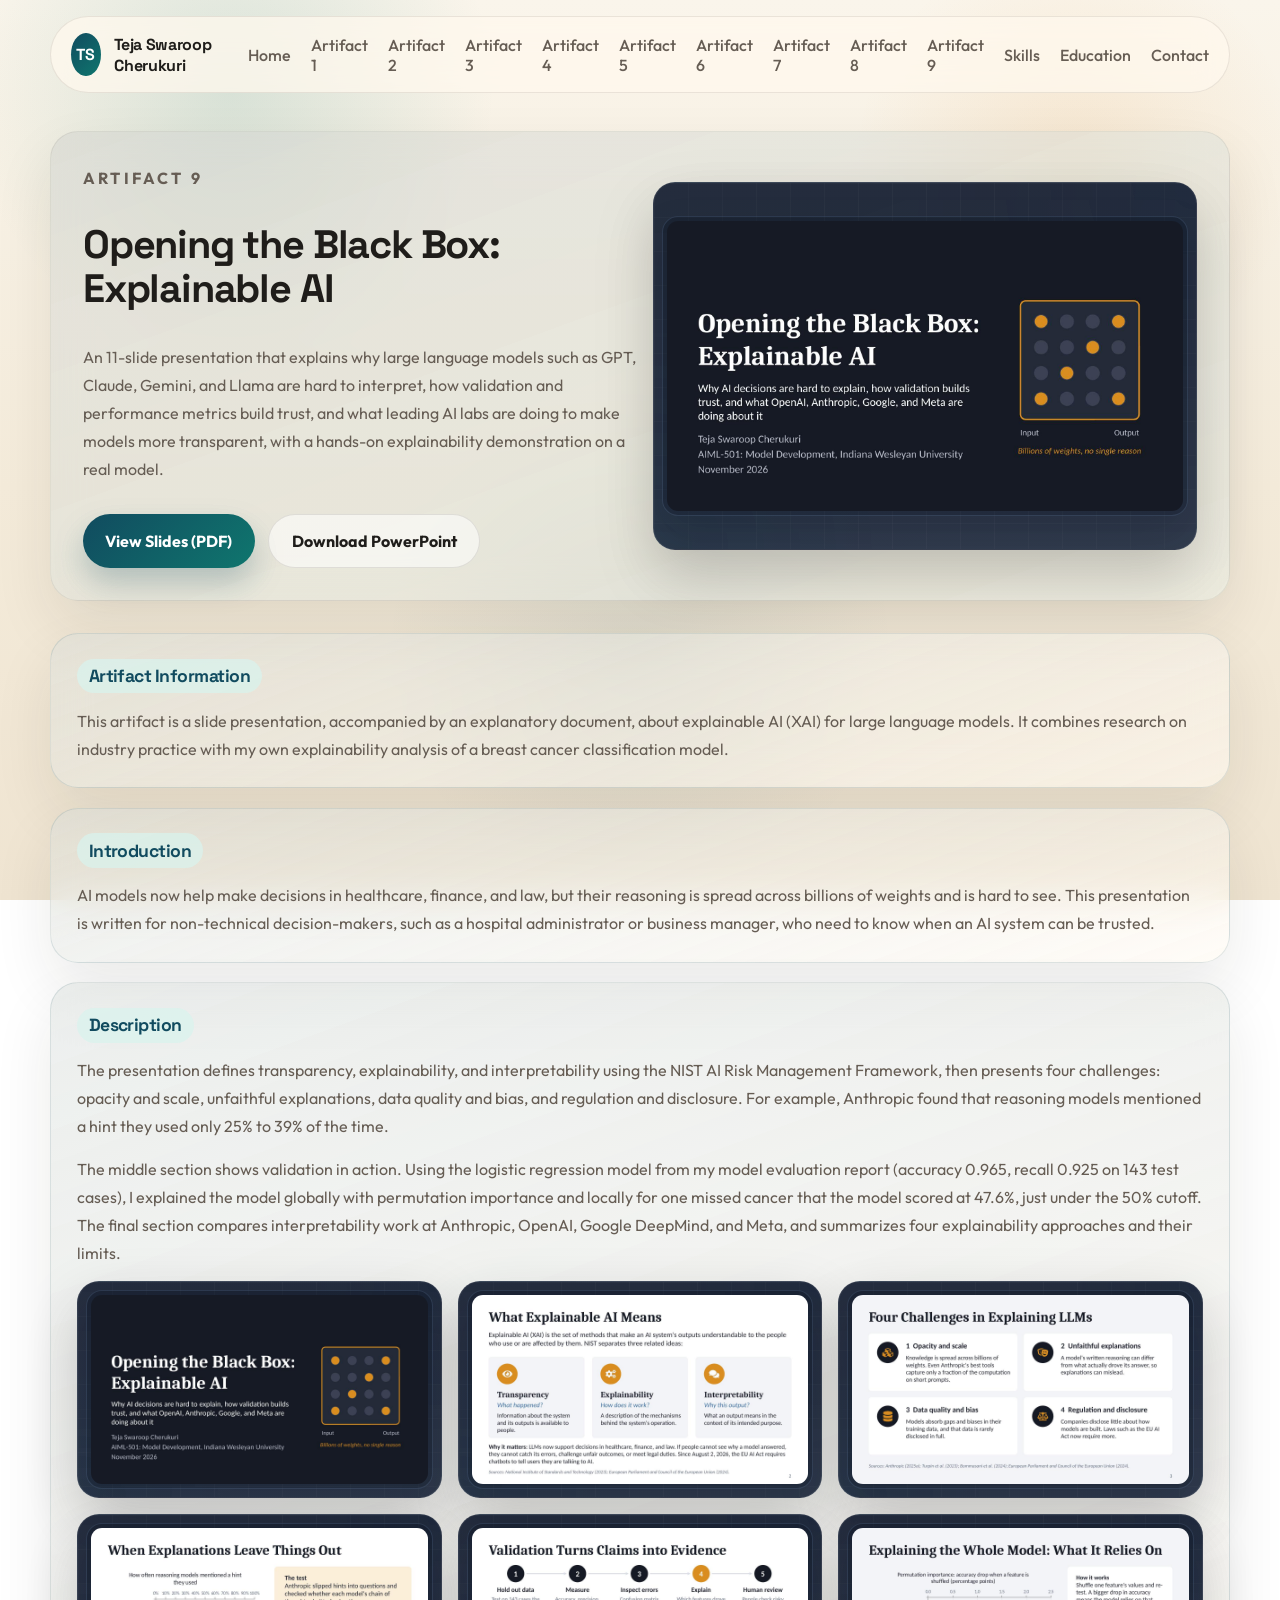
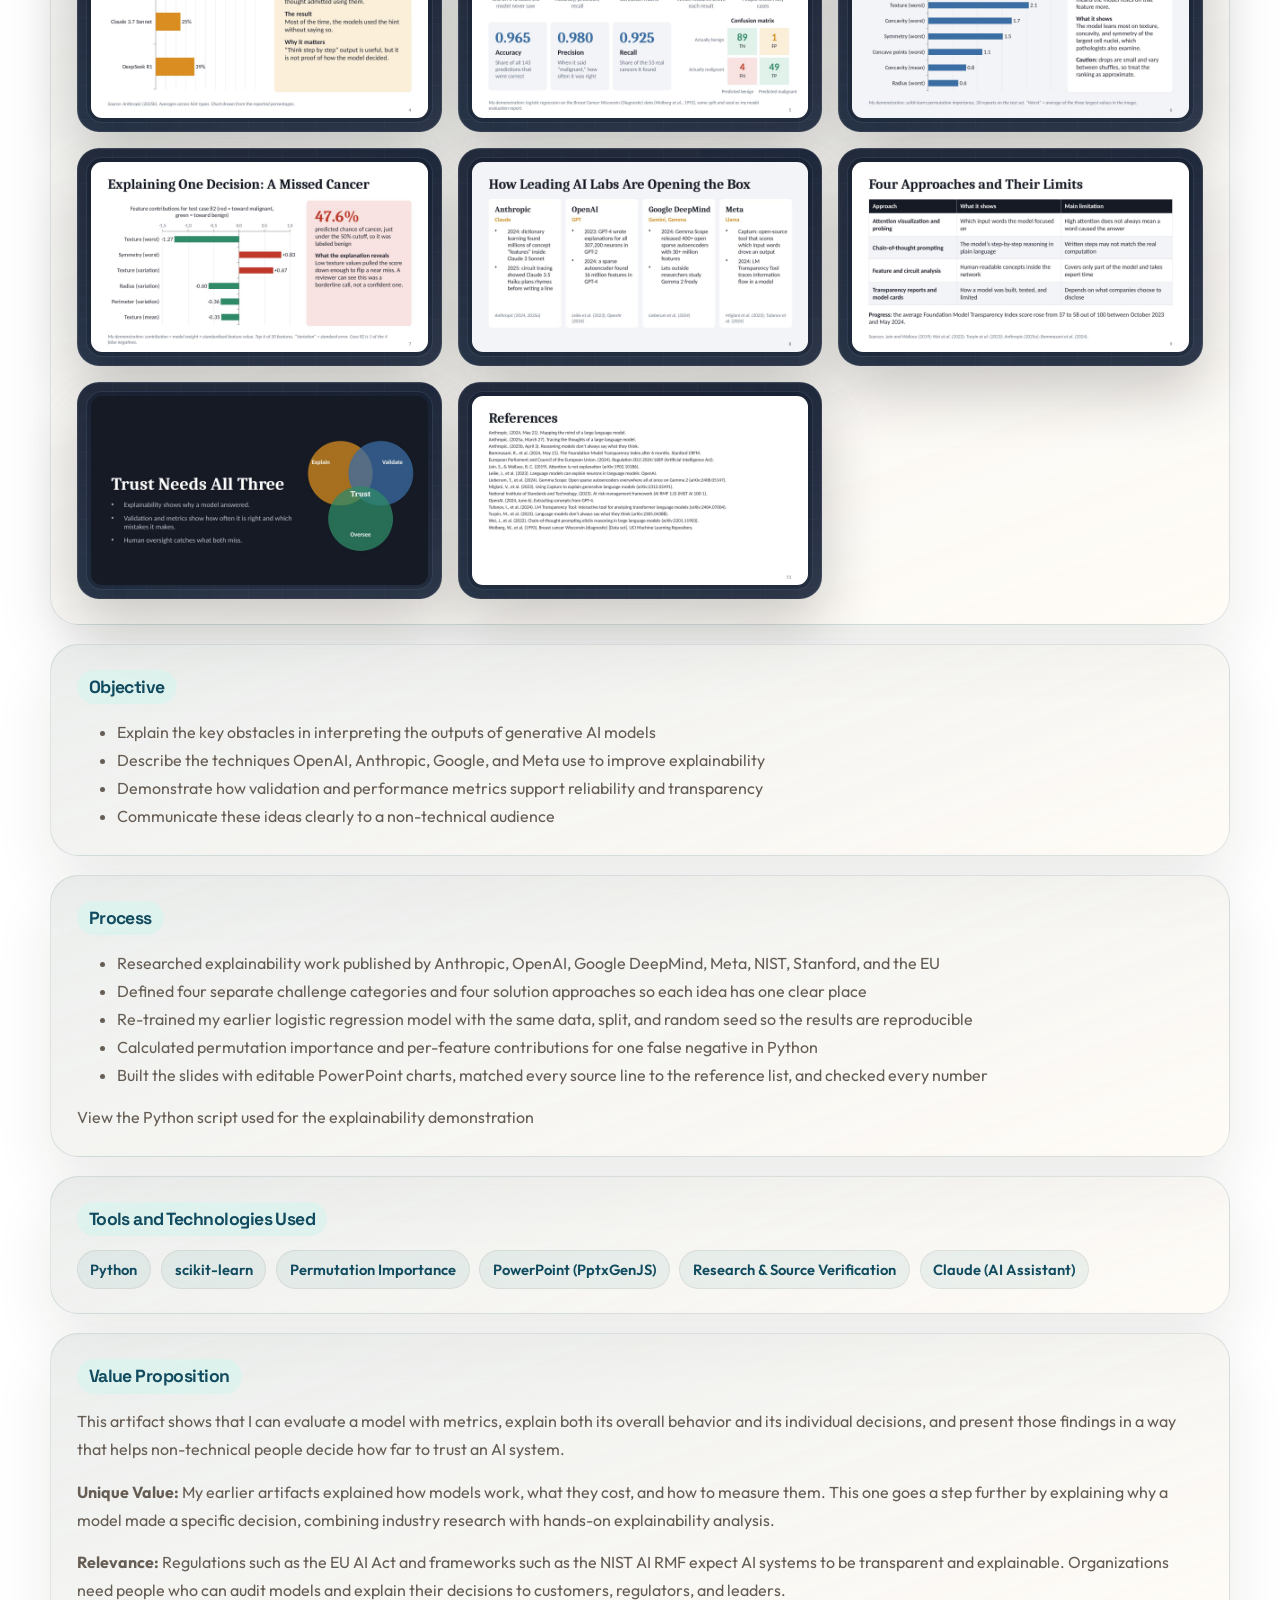
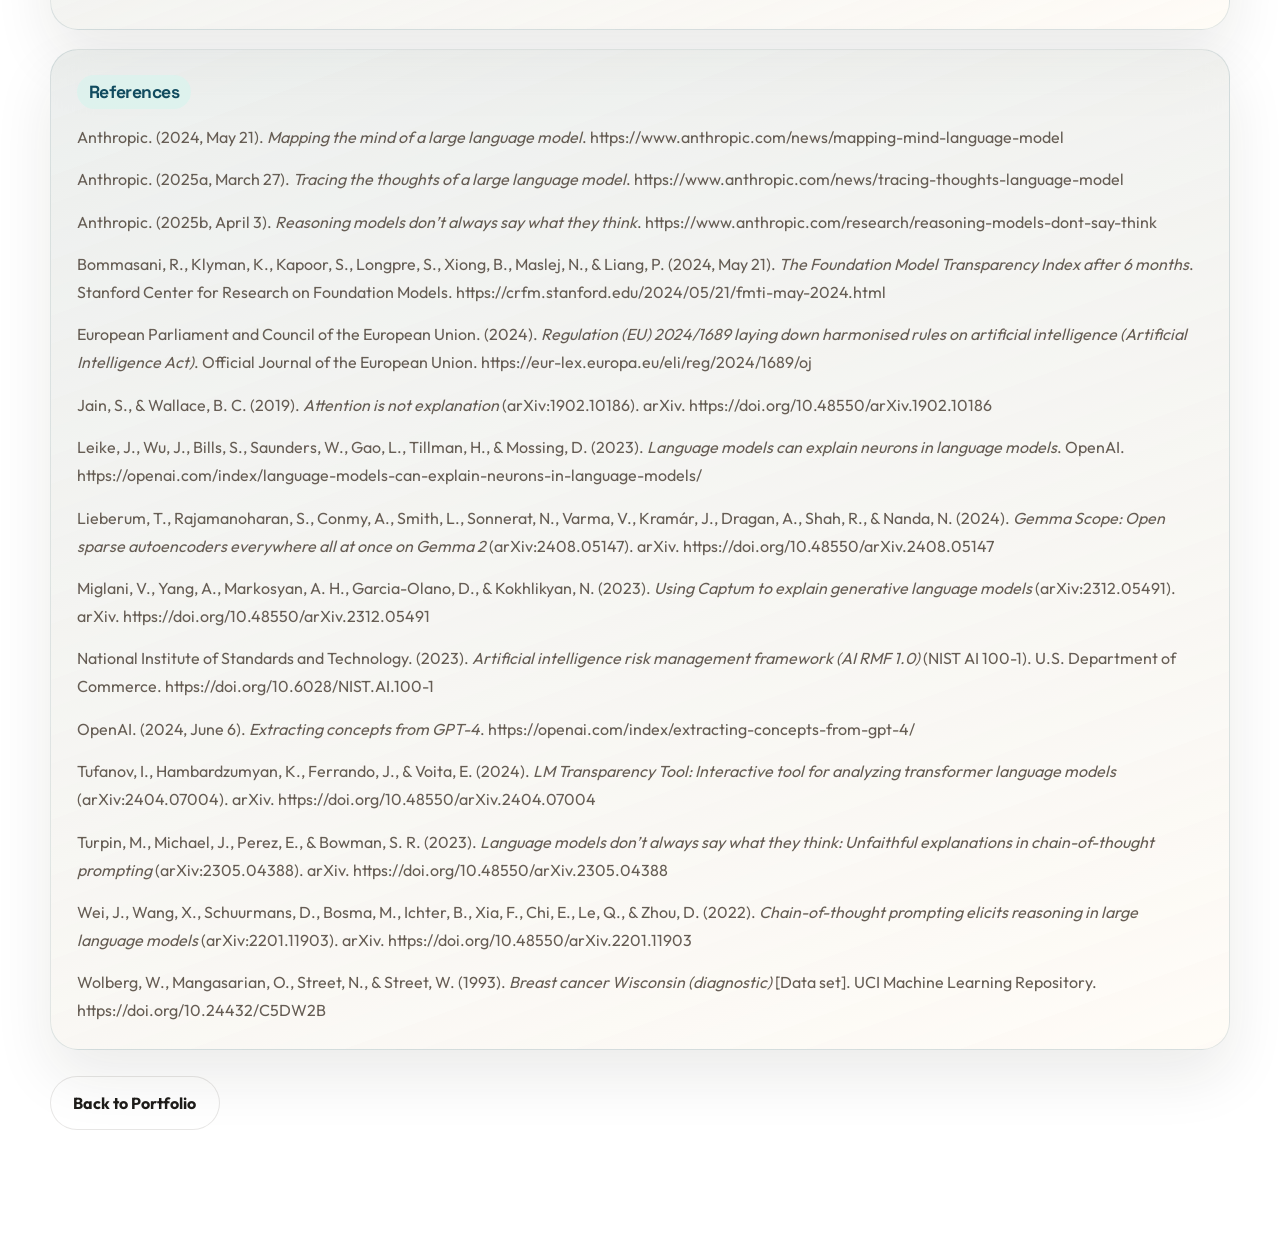
<file: artifact9.html>
<!DOCTYPE html>
<html lang="en">
<head>
  <meta charset="UTF-8">
  <meta name="viewport" content="width=device-width, initial-scale=1.0">
  <title>Artifact 9 | Teja Swaroop Cherukuri</title>
  <meta name="description" content="Artifact 9 explainable AI presentation by Teja Swaroop Cherukuri.">
  <link rel="preconnect" href="https://fonts.googleapis.com">
  <link rel="preconnect" href="https://fonts.gstatic.com" crossorigin>
  <link
    href="https://fonts.googleapis.com/css2?family=Outfit:wght@300;400;500;600;700;800&family=Space+Grotesk:wght@500;700&display=swap"
    rel="stylesheet"
  >
  <link rel="stylesheet" href="styles.css">
</head>
<body>
  <div class="page-shell">
    <header class="site-header">
      <a class="brand" href="index.html">
        <span class="brand-mark">TS</span>
        <span class="brand-text">Teja Swaroop Cherukuri</span>
      </a>

      <button class="menu-toggle" aria-expanded="false" aria-controls="site-nav" aria-label="Toggle navigation">
        <span></span>
        <span></span>
        <span></span>
      </button>

      <nav id="site-nav" class="site-nav">
        <a href="index.html">Home</a>
        <a href="artifact1.html">Artifact 1</a>
        <a href="artifact2.html">Artifact 2</a>
        <a href="artifact3.html">Artifact 3</a>
        <a href="artifact4.html">Artifact 4</a>
        <a href="artifact5.html">Artifact 5</a>
        <a href="artifact6.html">Artifact 6</a>
        <a href="artifact7.html">Artifact 7</a>
        <a href="artifact8.html">Artifact 8</a>
        <a href="artifact9.html">Artifact 9</a>
        <a href="index.html#skills">Skills</a>
        <a href="index.html#education">Education</a>
        <a href="index.html#contact">Contact</a>
      </nav>
    </header>

    <main class="artifact-page-main">
      <section class="artifact-page-layout reveal is-visible">
        <article class="artifact-page-card artifact-page-hero">
          <div class="artifact-page-intro">
            <p class="eyebrow">Artifact 9</p>
            <h1>Opening the Black Box: Explainable AI</h1>
            <p>
              An 11-slide presentation that explains why large language models such as GPT, Claude, Gemini, and Llama are hard to interpret,
              how validation and performance metrics build trust, and what leading AI labs are doing to make models more transparent,
              with a hands-on explainability demonstration on a real model.
            </p>
            <div class="artifact-page-links">
              <a class="button button-primary" href="assets/artifact9-explainable-ai.pdf" target="_blank" rel="noopener">View Slides (PDF)</a>
              <a class="button button-secondary" href="assets/artifact9-explainable-ai.pptx">Download PowerPoint</a>
            </div>
          </div>
          <div class="artifact-page-visual artifact-page-visual-hero">
            <img src="assets/artifact9-slide-01.jpg" alt="Title slide: Opening the Black Box, Explainable AI, with a dark box of neurons lit in amber">
          </div>
        </article>

        <div class="artifact-page-content">
          <article class="artifact-page-card artifact-section-card">
            <h2>Artifact Information</h2>
            <p>
              This artifact is a slide presentation, accompanied by an explanatory document, about explainable AI (XAI) for large language models.
              It combines research on industry practice with my own explainability analysis of a breast cancer classification model.
            </p>
          </article>

          <article class="artifact-page-card artifact-section-card">
            <h2>Introduction</h2>
            <p>
              AI models now help make decisions in healthcare, finance, and law, but their reasoning is spread across billions of weights and is hard to see.
              This presentation is written for non-technical decision-makers, such as a hospital administrator or business manager, who need to know when an AI system can be trusted.
            </p>
          </article>

          <article class="artifact-page-card artifact-section-card">
            <h2>Description</h2>
            <p>
              The presentation defines transparency, explainability, and interpretability using the NIST AI Risk Management Framework, then presents four challenges:
              opacity and scale, unfaithful explanations, data quality and bias, and regulation and disclosure. For example, Anthropic found that reasoning models mentioned a hint they used only 25% to 39% of the time.
            </p>
            <p>
              The middle section shows validation in action. Using the logistic regression model from my model evaluation report (accuracy 0.965, recall 0.925 on 143 test cases),
              I explained the model globally with permutation importance and locally for one missed cancer that the model scored at 47.6%, just under the 50% cutoff.
              The final section compares interpretability work at Anthropic, OpenAI, Google DeepMind, and Meta, and summarizes four explainability approaches and their limits.
            </p>
            <div class="artifact-page-section-media" style="grid-template-columns:repeat(auto-fit,minmax(18rem,1fr))">
              <div class="artifact-page-visual"><a href="assets/artifact9-slide-01.jpg" target="_blank" rel="noopener"><img style="max-height:none" src="assets/artifact9-slide-01.jpg" alt="Title slide: Opening the Black Box, Explainable AI" loading="lazy"></a></div>
              <div class="artifact-page-visual"><a href="assets/artifact9-slide-02.jpg" target="_blank" rel="noopener"><img style="max-height:none" src="assets/artifact9-slide-02.jpg" alt="Slide 2: definitions of transparency, explainability, and interpretability" loading="lazy"></a></div>
              <div class="artifact-page-visual"><a href="assets/artifact9-slide-03.jpg" target="_blank" rel="noopener"><img style="max-height:none" src="assets/artifact9-slide-03.jpg" alt="Slide 3: four challenges in explaining large language models" loading="lazy"></a></div>
              <div class="artifact-page-visual"><a href="assets/artifact9-slide-04.jpg" target="_blank" rel="noopener"><img style="max-height:none" src="assets/artifact9-slide-04.jpg" alt="Slide 4: chart showing reasoning models mentioned a hint they used only 25% and 39% of the time" loading="lazy"></a></div>
              <div class="artifact-page-visual"><a href="assets/artifact9-slide-05.jpg" target="_blank" rel="noopener"><img style="max-height:none" src="assets/artifact9-slide-05.jpg" alt="Slide 5: validation steps, accuracy 0.965, precision 0.980, recall 0.925, and confusion matrix" loading="lazy"></a></div>
              <div class="artifact-page-visual"><a href="assets/artifact9-slide-06.jpg" target="_blank" rel="noopener"><img style="max-height:none" src="assets/artifact9-slide-06.jpg" alt="Slide 6: permutation importance chart showing the features the model relies on most" loading="lazy"></a></div>
              <div class="artifact-page-visual"><a href="assets/artifact9-slide-07.jpg" target="_blank" rel="noopener"><img style="max-height:none" src="assets/artifact9-slide-07.jpg" alt="Slide 7: local explanation of one missed cancer predicted at 47.6%" loading="lazy"></a></div>
              <div class="artifact-page-visual"><a href="assets/artifact9-slide-08.jpg" target="_blank" rel="noopener"><img style="max-height:none" src="assets/artifact9-slide-08.jpg" alt="Slide 8: interpretability work by Anthropic, OpenAI, Google DeepMind, and Meta" loading="lazy"></a></div>
              <div class="artifact-page-visual"><a href="assets/artifact9-slide-09.jpg" target="_blank" rel="noopener"><img style="max-height:none" src="assets/artifact9-slide-09.jpg" alt="Slide 9: table of four explainability approaches and their limits" loading="lazy"></a></div>
              <div class="artifact-page-visual"><a href="assets/artifact9-slide-10.jpg" target="_blank" rel="noopener"><img style="max-height:none" src="assets/artifact9-slide-10.jpg" alt="Slide 10: conclusion, trust needs explainability, validation, and human oversight" loading="lazy"></a></div>
              <div class="artifact-page-visual"><a href="assets/artifact9-slide-11.jpg" target="_blank" rel="noopener"><img style="max-height:none" src="assets/artifact9-slide-11.jpg" alt="Slide 11: references" loading="lazy"></a></div>
            </div>
          </article>

          <article class="artifact-page-card artifact-section-card">
            <h2>Objective</h2>
            <ul>
              <li>Explain the key obstacles in interpreting the outputs of generative AI models</li>
              <li>Describe the techniques OpenAI, Anthropic, Google, and Meta use to improve explainability</li>
              <li>Demonstrate how validation and performance metrics support reliability and transparency</li>
              <li>Communicate these ideas clearly to a non-technical audience</li>
            </ul>
          </article>

          <article class="artifact-page-card artifact-section-card">
            <h2>Process</h2>
            <ul>
              <li>Researched explainability work published by Anthropic, OpenAI, Google DeepMind, Meta, NIST, Stanford, and the EU</li>
              <li>Defined four separate challenge categories and four solution approaches so each idea has one clear place</li>
              <li>Re-trained my earlier logistic regression model with the same data, split, and random seed so the results are reproducible</li>
              <li>Calculated permutation importance and per-feature contributions for one false negative in Python</li>
              <li>Built the slides with editable PowerPoint charts, matched every source line to the reference list, and checked every number</li>
            </ul>
            <p><a href="assets/artifact9-explain_model.py" target="_blank" rel="noopener">View the Python script used for the explainability demonstration</a></p>
          </article>

          <article class="artifact-page-card artifact-section-card">
            <h2>Tools and Technologies Used</h2>
            <div class="artifact-tags">
              <span class="artifact-tag">Python</span>
              <span class="artifact-tag">scikit-learn</span>
              <span class="artifact-tag">Permutation Importance</span>
              <span class="artifact-tag">PowerPoint (PptxGenJS)</span>
              <span class="artifact-tag">Research &amp; Source Verification</span>
              <span class="artifact-tag">Claude (AI Assistant)</span>
            </div>
          </article>

          <article class="artifact-page-card artifact-section-card">
            <h2>Value Proposition</h2>
            <p>
              This artifact shows that I can evaluate a model with metrics, explain both its overall behavior and its individual decisions,
              and present those findings in a way that helps non-technical people decide how far to trust an AI system.
            </p>
            <p><strong>Unique Value:</strong> My earlier artifacts explained how models work, what they cost, and how to measure them. This one goes a step further by explaining why a model made a specific decision, combining industry research with hands-on explainability analysis.</p>
            <p><strong>Relevance:</strong> Regulations such as the EU AI Act and frameworks such as the NIST AI RMF expect AI systems to be transparent and explainable. Organizations need people who can audit models and explain their decisions to customers, regulators, and leaders.</p>
          </article>

          <article class="artifact-page-card artifact-section-card">
            <h2>References</h2>
            <p>Anthropic. (2024, May 21). <em>Mapping the mind of a large language model</em>. <a href="https://www.anthropic.com/news/mapping-mind-language-model" target="_blank" rel="noopener">https://www.anthropic.com/news/mapping-mind-language-model</a></p>
            <p>Anthropic. (2025a, March 27). <em>Tracing the thoughts of a large language model</em>. <a href="https://www.anthropic.com/news/tracing-thoughts-language-model" target="_blank" rel="noopener">https://www.anthropic.com/news/tracing-thoughts-language-model</a></p>
            <p>Anthropic. (2025b, April 3). <em>Reasoning models don&rsquo;t always say what they think</em>. <a href="https://www.anthropic.com/research/reasoning-models-dont-say-think" target="_blank" rel="noopener">https://www.anthropic.com/research/reasoning-models-dont-say-think</a></p>
            <p>Bommasani, R., Klyman, K., Kapoor, S., Longpre, S., Xiong, B., Maslej, N., &amp; Liang, P. (2024, May 21). <em>The Foundation Model Transparency Index after 6 months</em>. Stanford Center for Research on Foundation Models. <a href="https://crfm.stanford.edu/2024/05/21/fmti-may-2024.html" target="_blank" rel="noopener">https://crfm.stanford.edu/2024/05/21/fmti-may-2024.html</a></p>
            <p>European Parliament and Council of the European Union. (2024). <em>Regulation (EU) 2024/1689 laying down harmonised rules on artificial intelligence (Artificial Intelligence Act)</em>. Official Journal of the European Union. <a href="https://eur-lex.europa.eu/eli/reg/2024/1689/oj" target="_blank" rel="noopener">https://eur-lex.europa.eu/eli/reg/2024/1689/oj</a></p>
            <p>Jain, S., &amp; Wallace, B. C. (2019). <em>Attention is not explanation</em> (arXiv:1902.10186). arXiv. <a href="https://doi.org/10.48550/arXiv.1902.10186" target="_blank" rel="noopener">https://doi.org/10.48550/arXiv.1902.10186</a></p>
            <p>Leike, J., Wu, J., Bills, S., Saunders, W., Gao, L., Tillman, H., &amp; Mossing, D. (2023). <em>Language models can explain neurons in language models</em>. OpenAI. <a href="https://openai.com/index/language-models-can-explain-neurons-in-language-models/" target="_blank" rel="noopener">https://openai.com/index/language-models-can-explain-neurons-in-language-models/</a></p>
            <p>Lieberum, T., Rajamanoharan, S., Conmy, A., Smith, L., Sonnerat, N., Varma, V., Kram&aacute;r, J., Dragan, A., Shah, R., &amp; Nanda, N. (2024). <em>Gemma Scope: Open sparse autoencoders everywhere all at once on Gemma 2</em> (arXiv:2408.05147). arXiv. <a href="https://doi.org/10.48550/arXiv.2408.05147" target="_blank" rel="noopener">https://doi.org/10.48550/arXiv.2408.05147</a></p>
            <p>Miglani, V., Yang, A., Markosyan, A. H., Garcia-Olano, D., &amp; Kokhlikyan, N. (2023). <em>Using Captum to explain generative language models</em> (arXiv:2312.05491). arXiv. <a href="https://doi.org/10.48550/arXiv.2312.05491" target="_blank" rel="noopener">https://doi.org/10.48550/arXiv.2312.05491</a></p>
            <p>National Institute of Standards and Technology. (2023). <em>Artificial intelligence risk management framework (AI RMF 1.0)</em> (NIST AI 100-1). U.S. Department of Commerce. <a href="https://doi.org/10.6028/NIST.AI.100-1" target="_blank" rel="noopener">https://doi.org/10.6028/NIST.AI.100-1</a></p>
            <p>OpenAI. (2024, June 6). <em>Extracting concepts from GPT-4</em>. <a href="https://openai.com/index/extracting-concepts-from-gpt-4/" target="_blank" rel="noopener">https://openai.com/index/extracting-concepts-from-gpt-4/</a></p>
            <p>Tufanov, I., Hambardzumyan, K., Ferrando, J., &amp; Voita, E. (2024). <em>LM Transparency Tool: Interactive tool for analyzing transformer language models</em> (arXiv:2404.07004). arXiv. <a href="https://doi.org/10.48550/arXiv.2404.07004" target="_blank" rel="noopener">https://doi.org/10.48550/arXiv.2404.07004</a></p>
            <p>Turpin, M., Michael, J., Perez, E., &amp; Bowman, S. R. (2023). <em>Language models don&rsquo;t always say what they think: Unfaithful explanations in chain-of-thought prompting</em> (arXiv:2305.04388). arXiv. <a href="https://doi.org/10.48550/arXiv.2305.04388" target="_blank" rel="noopener">https://doi.org/10.48550/arXiv.2305.04388</a></p>
            <p>Wei, J., Wang, X., Schuurmans, D., Bosma, M., Ichter, B., Xia, F., Chi, E., Le, Q., &amp; Zhou, D. (2022). <em>Chain-of-thought prompting elicits reasoning in large language models</em> (arXiv:2201.11903). arXiv. <a href="https://doi.org/10.48550/arXiv.2201.11903" target="_blank" rel="noopener">https://doi.org/10.48550/arXiv.2201.11903</a></p>
            <p>Wolberg, W., Mangasarian, O., Street, N., &amp; Street, W. (1993). <em>Breast cancer Wisconsin (diagnostic)</em> [Data set]. UCI Machine Learning Repository. <a href="https://doi.org/10.24432/C5DW2B" target="_blank" rel="noopener">https://doi.org/10.24432/C5DW2B</a></p>
          </article>

          <div class="artifact-page-footer-actions">
            <a class="button button-secondary" href="index.html">Back to Portfolio</a>
          </div>
        </div>
      </section>
    </main>
  </div>

  <script src="script.js"></script>
</body>
</html>
</file>
<file: styles.css>
:root {
  --bg: #f6f1e8;
  --bg-soft: #fffaf2;
  --surface: rgba(255, 251, 245, 0.84);
  --surface-strong: #fffdf8;
  --border: rgba(63, 54, 44, 0.12);
  --text: #1f1d1a;
  --muted: #665d54;
  --accent: #0f766e;
  --accent-deep: #114b5f;
  --accent-soft: #d9f3ee;
  --warm: #d97706;
  --shadow: 0 20px 50px rgba(31, 29, 26, 0.1);
  --radius-xl: 28px;
  --radius-lg: 20px;
  --radius-md: 14px;
  --max-width: 1180px;
}

* {
  box-sizing: border-box;
}

html {
  scroll-behavior: smooth;
}

body {
  margin: 0;
  min-width: 320px;
  font-family: "Outfit", sans-serif;
  color: var(--text);
  background:
    radial-gradient(circle at 18% 10%, rgba(15, 118, 110, 0.14), transparent 20%),
    radial-gradient(circle at 84% 18%, rgba(217, 119, 6, 0.1), transparent 17%),
    radial-gradient(circle at 50% 72%, rgba(17, 75, 95, 0.08), transparent 28%),
    linear-gradient(180deg, #faf5eb 0%, #f4ebda 54%, #efe4d1 100%);
  background-attachment: fixed;
}

img {
  max-width: 100%;
  display: block;
}

a {
  color: inherit;
  text-decoration: none;
}

.page-shell {
  width: min(calc(100% - 2rem), var(--max-width));
  margin: 0 auto;
  padding-bottom: 4rem;
}

.site-header {
  position: sticky;
  top: 0;
  z-index: 20;
  display: flex;
  align-items: center;
  justify-content: space-between;
  gap: 1rem;
  margin-top: 1rem;
  padding: 1rem 1.25rem;
  background: rgba(255, 248, 238, 0.74);
  border: 1px solid rgba(63, 54, 44, 0.1);
  border-radius: 999px;
  backdrop-filter: blur(16px);
  transition: box-shadow 0.2s ease, border-color 0.2s ease, background 0.2s ease;
}

.site-header:hover {
  box-shadow: 0 16px 32px rgba(17, 75, 95, 0.12);
  border-color: rgba(17, 75, 95, 0.16);
  background: rgba(255, 250, 243, 0.88);
}

.brand {
  display: inline-flex;
  align-items: center;
  gap: 0.85rem;
  min-width: 0;
}

.brand-mark {
  display: grid;
  place-items: center;
  width: 2.7rem;
  height: 2.7rem;
  border-radius: 50%;
  background: linear-gradient(135deg, var(--accent-deep), var(--accent));
  color: #fff;
  font-family: "Space Grotesk", sans-serif;
  font-weight: 700;
}

.brand-text {
  font-family: "Space Grotesk", sans-serif;
  font-weight: 700;
  letter-spacing: -0.02em;
}

.site-nav {
  display: flex;
  align-items: center;
  gap: 1.25rem;
}

.site-nav a {
  color: var(--muted);
  font-weight: 500;
}

.site-nav a:hover,
.site-nav a:focus-visible {
  color: var(--text);
  text-shadow: 0 0 10px rgba(15, 118, 110, 0.18);
}

.menu-toggle {
  display: none;
  border: 0;
  background: transparent;
  padding: 0.25rem;
  cursor: pointer;
}

.menu-toggle span {
  display: block;
  width: 1.6rem;
  height: 2px;
  margin: 0.28rem 0;
  background: var(--text);
  border-radius: 999px;
}

.section {
  padding: 5rem 0 0;
}

.hero {
  display: grid;
  grid-template-columns: 1.18fr 0.82fr;
  gap: 0.5em;
  align-items: center;
  min-height: calc(100vh - 8rem);
}

.eyebrow {
  margin: 0 0 1rem;
  font-size: 0.85rem;
  font-weight: 700;
  letter-spacing: 0.2em;
  text-transform: uppercase;
  color: var(--warm);
}

.hero h1,
.section-heading h2,
.highlight-card h2 {
  margin: 0;
  font-family: "Space Grotesk", sans-serif;
  letter-spacing: -0.03em;
  line-height: 1.04;
}

.hero h1 {
  font-size: clamp(2rem, 4.8vw, 3.75rem);
  max-width: 13ch;
}

.hero-text,
.card p,
.project-card p,
.highlight-card p,
.contact-item p {
  color: var(--text);
  font-size: 1.05rem;
  line-height: 1.75;
}

.hero-copy .hero-text,
.hero-copy .quick-facts li {
  color: var(--text);
}


.hero-tags,
.skill-pills {
  display: flex;
  flex-wrap: wrap;
  gap: 0.75rem;
}

.hero-tags {
  margin: 1.8rem 0 1.5rem;
}

.hero-tags span,
.hero-tags a,
.skill-pills span,
.project-tag,
.project-type,
.timeline-badge {
  display: inline-flex;
  align-items: center;
  justify-content: center;
  padding: 0.6rem 0.9rem;
  border-radius: 999px;
  font-size: 0.92rem;
  font-weight: 600;
}

.hero-tags span,
.hero-tags a,
.skill-pills span {
  background: rgba(255, 255, 255, 0.62);
  border: 1px solid rgba(63, 54, 44, 0.08);
}

.hero-actions {
  display: flex;
  flex-wrap: wrap;
  gap: 1rem;
  margin-bottom: 2rem;
}

.button {
  display: inline-flex;
  align-items: center;
  justify-content: center;
  min-height: 3.35rem;
  padding: 0 1.4rem;
  border-radius: 999px;
  font-weight: 700;
  transition: transform 0.2s ease, box-shadow 0.2s ease;
}

.button:hover,
.button:focus-visible {
  transform: translateY(-2px);
  box-shadow: 0 0 0 1px rgba(17, 75, 95, 0.12), 0 14px 32px rgba(17, 75, 95, 0.18);
}

.button-primary {
  background: linear-gradient(135deg, var(--accent-deep), var(--accent));
  color: #fff;
  box-shadow: 0 15px 30px rgba(17, 75, 95, 0.25);
}

.button-secondary {
  border: 1px solid rgba(63, 54, 44, 0.12);
  background: rgba(255, 255, 255, 0.55);
}

.quick-facts {
  display: grid;
  gap: 0.7rem;
  padding: 0;
  margin: 0;
  list-style: none;
}

.quick-facts li {
  color: var(--muted);
  line-height: 1.6;
}

.hero-visual {
  position: relative;
}

.photo-card,
.card,
.project-card,
.highlight-card {
  background:
    linear-gradient(135deg, rgba(34, 89, 103, 0.98), rgba(62, 133, 123, 0.94)),
    #2d6973;
  border: 1px solid rgba(28, 79, 94, 0.28);
  border-radius: var(--radius-xl);
  box-shadow: 0 26px 58px rgba(20, 57, 66, 0.2);
  backdrop-filter: blur(16px);
}

.photo-card {
  overflow: hidden;
}

.photo-frame {
  position: relative;
  aspect-ratio: 4 / 5;
  background:
    linear-gradient(160deg, rgba(15, 118, 110, 0.16), rgba(17, 75, 95, 0.02)),
    linear-gradient(135deg, #f5e6ca, #fcf8f0);
}

.profile-photo,
.photo-fallback {
  width: 100%;
  height: 100%;
}

.profile-photo {
  position: absolute;
  inset: 0;
  object-fit: cover;
}

.photo-fallback {
  display: none;
  position: absolute;
  inset: 0;
  place-items: center;
  padding: 2rem;
}

.photo-fallback > div {
  width: min(70%, 15rem);
  aspect-ratio: 1;
  display: grid;
  place-items: center;
  text-align: center;
  border-radius: 32px;
  background: rgba(255, 255, 255, 0.6);
  border: 1px solid rgba(17, 75, 95, 0.1);
}

.photo-fallback span {
  font-family: "Space Grotesk", sans-serif;
  font-size: clamp(3rem, 8vw, 4.5rem);
  font-weight: 700;
  color: var(--accent-deep);
}

.photo-fallback p {
  margin: 0;
  color: var(--muted);
}

.photo-details {
  padding: 1.25rem 1.35rem 1.5rem;
}

.photo-title {
  margin: 0 0 0.35rem;
  font-size: 1.1rem;
  font-weight: 700;
  color: #f8fbfb;
}

.card p,
.project-card p,
.timeline-item h4,
.timeline-item p {
  color: #f8fbfb;
}


.section-heading {
  display: grid;
  gap: 0.8rem;
  margin-bottom: 2rem;
}

.section-heading h2,
.highlight-card h2 {
  font-size: clamp(1.65rem, 3vw, 2.45rem);
  max-width: 28ch;
}

.about-grid,
.project-grid,
.timeline-layout,
.skills-layout {
  display: grid;
  gap: 1.35rem;
}

.about-grid {
  grid-template-columns: repeat(3, minmax(0, 1fr));
}

.skills-layout,
.timeline-layout {
  grid-template-columns: repeat(2, minmax(0, 1fr));
}

.project-grid {
  grid-template-columns: 1fr;
}

.artifact-overview-grid {
  display: grid;
  grid-template-columns: repeat(2, minmax(0, 1fr));
  gap: 2rem;
  margin-top: 0.95rem;
}

.card,
.project-card,
.highlight-card {
  padding: 1.5rem;
}

.project-card {
  width: 100%;
}

.artifact-overview-card {
  display: flex;
  flex-direction: column;
  min-height: 100%;
  padding: 1.75rem;
}

.artifact-overview-card p {
  margin: 0;
}

.artifact-overview-actions {
  margin-top: auto;
  padding-top: 1.4rem;
}

.card h3,
.project-card h3,
.timeline h3 {
  margin: 0 0 0.8rem;
  font-size: 1.12rem;
  font-family: "Space Grotesk", sans-serif;
  line-height: 1.3;
  color: #f8fbfb;
}

.feature-list,
.project-points {
  margin: 1rem 0 0;
  padding-left: 1.1rem;
  color: rgba(245, 250, 250, 0.88);
  line-height: 1.7;
}

.project-tech {
  margin-top: 1.15rem;
}

.project-tech h4 {
  margin: 0 0 0.45rem;
  font-size: 1rem;
  font-family: "Space Grotesk", sans-serif;
}

.project-tech p {
  margin: 0;
  color: rgba(245, 250, 250, 0.88);
  line-height: 1.7;
}

.project-actions {
  margin-top: auto;
  padding-top: 1.25rem;
}

.project-showcase {
  display: grid;
  grid-template-columns: minmax(0, 1fr) minmax(22rem, 25rem);
  gap: 1.25rem;
  align-items: start;
}

.project-showcase-text-only {
  grid-template-columns: 1fr;
  width: 100%;
}

.project-copy {
  min-width: 0;
  display: flex;
  flex-direction: column;
  height: 100%;
}

.project-copy-wide-artifact {
  width: 100%;
  max-width: none;
}

.project-copy-wide-artifact p,
.project-copy-wide-artifact h3 {
  max-width: none;
}

.project-card-artifact-text {
  padding: 1.9rem 1.65rem;
  border-radius: 28px;
}

.artifact-points-list {
  margin: 0;
  padding-left: 1.35rem;
}

.artifact-points-list li {
  font-size: 0.92rem;
  line-height: 1.45;
  letter-spacing: -0.01em;
  white-space: nowrap;
}

.artifact-points-list li + li {
  margin-top: 0.85rem;
}

.artifact-points-grid-dark {
  display: flex;
  gap: 1.8rem;
  width: 100%;
  max-width: 100%;
  margin-top: 1.3rem;
  align-items: flex-start;
}

.artifact-points-grid-dark .artifact-points-list {
  margin: 0;
  flex: 1 1 50%;
  width: calc(50% - 1.3rem);
  max-width: calc(50% - 1.3rem);
  padding-left: 1.35rem;
}

.project-card-artifact-text .project-showcase,
.project-card-artifact-text .project-copy,
.project-card-artifact-text .artifact-text-panel {
  width: 100%;
  max-width: 100%;
}

.project-card-artifact-text .project-showcase {
  display: block;
}

.project-card-artifact-text .project-topline {
  margin-bottom: 1.35rem;
}

.project-card-artifact-text .project-tag {
  padding: 0.9rem 1.2rem;
  border-radius: 999px;
}

.project-card-artifact-text h3 {
  font-size: clamp(1.45rem, 3vw, 2rem);
  margin-bottom: 1.1rem;
}

.project-card-artifact-text .project-copy > p {
  margin-top: 0;
  margin-bottom: 0;
  max-width: none;
  line-height: 1.65;
}

.artifact-text-panel {
  width: 100%;
}

.artifact-text-panel .project-topline {
  margin-bottom: 1.35rem;
}

.artifact-text-panel .project-tag {
  padding: 0.95rem 1.25rem;
  border-radius: 999px;
}

.artifact-text-panel h3 {
  margin: 0 0 1.2rem;
  max-width: none;
}

.artifact-intro {
  margin: 0 0 1.7rem;
  max-width: none;
  width: 100%;
  font-size: 1.05rem;
  line-height: 1.75;
}

.project-visual {
  min-width: 0;
  max-width: 25rem;
  width: 100%;
  justify-self: end;
}

.project-visual-case-study {
  max-width: 25rem;
}

.project-visual-case-study-compact {
  max-width: 22.5rem;
}

.visual-shell h4,
.visual-header strong,
.retail-kpis strong,
.mini-trend b,
.mini-category b {
  font-family: "Space Grotesk", sans-serif;
}

.visual-shell {
  display: grid;
  gap: 0.85rem;
  padding: 1rem;
  background: var(--surface-strong);
  border: 1px solid rgba(63, 54, 44, 0.08);
  border-radius: var(--radius-lg);
  min-height: 100%;
}

.visual-gallery {
  gap: 0.9rem;
}

.visual-header {
  display: flex;
  align-items: center;
  justify-content: space-between;
  gap: 1rem;
}

.visual-header span {
  font-size: 0.8rem;
  font-weight: 700;
  letter-spacing: 0.16em;
  text-transform: uppercase;
  color: var(--warm);
}

.visual-header strong {
  font-size: 0.95rem;
}

.visual-note,
.mini-bars span,
.trend-months span,
.chat-bubble,
.eco-tags span {
  color: var(--muted);
}

.image-grid {
  display: grid;
  gap: 0.75rem;
}

.image-grid-meta {
  grid-template-columns: repeat(2, minmax(0, 1fr));
  align-items: start;
}

.image-grid-case {
  grid-template-columns: 1fr;
}

.project-visual-case-study-compact .project-image-card {
  min-height: 118px;
}

.project-visual-case-study-compact .project-image-card img {
  max-height: 150px;
}

.project-image-card {
  margin: 0;
  position: relative;
  overflow: hidden;
  border-radius: 16px;
  background: rgba(255, 255, 255, 0.6);
  border: 1px solid rgba(63, 54, 44, 0.08);
  min-height: 150px;
}

.project-image-card img {
  width: 100%;
  height: 100%;
  object-fit: contain;
  background: #fff;
}

.image-fallback {
  display: none;
  place-items: center;
  min-height: inherit;
  width: 100%;
  height: 100%;
  padding: 1.2rem;
  text-align: center;
  color: var(--muted);
  font-weight: 600;
  background:
    linear-gradient(135deg, rgba(15, 118, 110, 0.08), rgba(217, 119, 6, 0.06)),
    rgba(255, 255, 255, 0.66);
}

.image-card-dashboard img {
  aspect-ratio: 16 / 10;
  object-fit: contain;
}

.image-card-center {
  grid-column: 1 / -1;
  max-width: 68%;
  width: 100%;
  justify-self: center;
}

.image-card-portrait {
  max-width: 320px;
  margin: 0 auto;
}

.image-card-portrait img {
  aspect-ratio: 4 / 5;
  object-fit: contain;
}

.mini-bars {
  display: grid;
  gap: 0.85rem;
}

.mini-bars div {
  display: grid;
  grid-template-columns: 100px minmax(0, 1fr);
  gap: 0.8rem;
  align-items: center;
}

.mini-bars i {
  display: block;
  height: 0.8rem;
  border-radius: 999px;
  background: linear-gradient(135deg, var(--accent-deep), var(--accent));
}

.visual-note {
  padding: 0.9rem 1rem;
  border-radius: 18px;
  background: rgba(15, 118, 110, 0.07);
  line-height: 1.7;
}

.eco-tags {
  display: flex;
  flex-wrap: wrap;
  gap: 0.6rem;
}

.eco-tags span {
  padding: 0.55rem 0.8rem;
  border-radius: 999px;
  background: rgba(255, 255, 255, 0.72);
  border: 1px solid rgba(63, 54, 44, 0.08);
}

.project-topline {
  display: flex;
  align-items: center;
  justify-content: flex-start;
  gap: 0.75rem;
  flex-wrap: wrap;
  margin-bottom: 0.85rem;
}

.project-tag {
  background: var(--accent-soft);
  color: var(--accent-deep);
}

.timeline-item + .timeline-item {
  margin-top: 1.4rem;
  padding-top: 1.4rem;
  border-top: 1px solid rgba(63, 54, 44, 0.08);
}

.timeline-item h4 {
  margin: 0.75rem 0 0.3rem;
  font-size: 1.15rem;
}

.timeline-item p {
  margin: 0;
}

.timeline-badge {
  background: rgba(217, 119, 6, 0.14);
  color: #a75805;
}

.highlight-card {
  padding: 2rem;
  background:
    linear-gradient(135deg, rgba(17, 75, 95, 0.96), rgba(15, 118, 110, 0.95)),
    #0f766e;
  color: #fff;
}

.highlight-card p,
.highlight-card .eyebrow {
  color: rgba(255, 255, 255, 0.82);
}

.contact-card {
  display: grid;
  grid-template-columns: repeat(3, minmax(0, 1fr));
  gap: 1rem;
}

.contact-item {
  padding: 1rem;
  border-radius: var(--radius-md);
  background:
    linear-gradient(135deg, rgba(34, 89, 103, 0.98), rgba(62, 133, 123, 0.94)),
    #2d6973;
  border: 1px solid rgba(28, 79, 94, 0.26);
  backdrop-filter: blur(14px);
}

.contact-item span {
  display: block;
  margin-bottom: 0.55rem;
  font-size: 0.85rem;
  letter-spacing: 0.15em;
  text-transform: uppercase;
  color: var(--warm);
  font-weight: 700;
}

.contact-item a,
.contact-item p {
  margin: 0;
  font-size: 1rem;
  color: #f8fbfb;
  word-break: break-word;
}

.photo-card,
.card,
.project-card,
.highlight-card,
.contact-item,
.artifact-page-card,
.site-header {
  transition: transform 0.2s ease, box-shadow 0.2s ease, border-color 0.2s ease;
}

.photo-card:hover,
.card:hover,
.project-card:hover,
.highlight-card:hover,
.contact-item:hover,
.artifact-page-card:hover {
  transform: translateY(-4px);
  box-shadow: 0 24px 56px rgba(31, 29, 26, 0.14);
}

.artifact-page-main {
  padding-top: 2.35rem;
  padding-bottom: 3.5rem;
}

.artifact-page-layout {
  display: grid;
  gap: 2rem;
}

.artifact-page-card {
  background:
    linear-gradient(160deg, rgba(16, 42, 56, 0.1), rgba(15, 118, 110, 0.05)),
    rgba(255, 250, 243, 0.48);
  border: 1px solid rgba(63, 54, 44, 0.08);
  border-radius: var(--radius-xl);
  box-shadow: 0 26px 60px rgba(31, 29, 26, 0.09);
  backdrop-filter: blur(18px);
}

.artifact-page-hero {
  display: grid;
  grid-template-columns: minmax(0, 1.12fr) minmax(20rem, 1.1fr);
  gap: 1rem;
  align-items: center;
  padding: 2rem;
}

.artifact-page-intro h1,
.artifact-page-card h2 {
  margin: 0;
  font-family: "Space Grotesk", sans-serif;
  letter-spacing: -0.03em;
}

.artifact-page-intro {
  display: grid;
  gap: 0.95rem;
  align-content: center;
}

.artifact-page-intro h1 {
  font-size: clamp(1.95rem, 3.1vw, 2.85rem);
  line-height: 1.12;
  max-width: 18ch;
}

.artifact-page-intro p,
.artifact-page-card p,
.artifact-page-card li {
  color: var(--muted);
  line-height: 1.75;
  font-size: 1rem;
}

.artifact-page-intro p {
  max-width: 54ch;
}

.artifact-page-visual {
  display: grid;
  gap: 0.5rem;
  padding: 0.5rem;
  border-radius: 22px;
  background:
    linear-gradient(180deg, rgba(14, 23, 43, 0.9), rgba(17, 30, 53, 0.86)),
    radial-gradient(circle at top right, rgba(79, 184, 255, 0.2), transparent 32%),
    radial-gradient(circle at bottom left, rgba(15, 118, 110, 0.18), transparent 36%);
  border: 1px solid rgba(255, 255, 255, 0.08);
  overflow: hidden;
  position: relative;
  align-content: start;
  justify-items: center;
  box-shadow: 0 25px 60px rgba(0, 0, 0, 0.2);
}

.artifact-page-visual::before {
  content: "";
  position: absolute;
  inset: 0;
  background-image:
    linear-gradient(rgba(255, 255, 255, 0.04) 1px, transparent 1px),
    linear-gradient(90deg, rgba(255, 255, 255, 0.04) 1px, transparent 1px);
  background-size: 34px 34px;
  mask-image: radial-gradient(circle at center, rgba(0, 0, 0, 0.92), rgba(0, 0, 0, 0.45));
  pointer-events: none;
}

.artifact-page-visual img {
  position: relative;
  z-index: 1;
  width: 100%;
  height: auto;
  max-height: 26rem;
  margin: 0 auto;
  border-radius: 16px;
  border: 1px solid rgba(136, 162, 204, 0.18);
  background: rgba(10, 18, 34, 0.35);
  object-fit: contain;
  padding: 0.25rem;
  box-shadow: 0 18px 38px rgba(6, 12, 24, 0.2);
}

.artifact-page-visual.artifact-page-visual-hero {
  align-content: center;
  min-height: 23rem;
}

.artifact-page-visual-hero img {
  max-height: 23rem;
  width: 100%;
  max-width: 100%;
}

.artifact-page-hero--artifact2 {
  grid-template-columns: minmax(0, 1.05fr) minmax(21rem, 0.95fr);
  align-items: center;
}

.artifact-page-visual.artifact-page-visual-hero--artifact2 {
  align-content: center;
  justify-items: center;
  align-items: center;
  min-height: 34rem;
  padding: 0.5rem;
}

.artifact-page-visual-hero--artifact2 img {
  width: 100%;
  max-width: 100%;
  max-height: 33rem;
  object-fit: contain;
  object-position: center center;
}

.artifact-page-hero--artifact3 {
  grid-template-columns: minmax(0, 1.02fr) minmax(22rem, 1.02fr);
  align-items: center;
}

.artifact-page-visual.artifact-page-visual-hero--artifact3 {
  align-content: center;
  justify-items: center;
  align-items: center;
  min-height: 31rem;
  padding: 0.5rem;
}

.artifact-page-visual-hero--artifact3 img {
  width: 100%;
  max-width: 100%;
  max-height: 30rem;
  object-fit: contain;
  object-position: center center;
}

.artifact-page-visual-caption {
  display: none;
}

.artifact-page-content {
  display: grid;
  gap: 1.2rem;
}

.artifact-section-card {
  padding: 1.55rem 1.6rem;
  border: 1px solid rgba(17, 75, 95, 0.12);
  background:
    linear-gradient(160deg, rgba(17, 75, 95, 0.08), rgba(255, 248, 238, 0.28)),
    rgba(255, 250, 243, 0.4);
}

.artifact-section-card h2 {
  font-size: 1.1rem;
  margin-bottom: 0.85rem;
}

.artifact-section-card p,
.artifact-section-card ul {
  margin: 0;
}

.artifact-section-card p + p,
.artifact-section-card p + ul,
.artifact-section-card ul + p,
.artifact-section-card ul + ul,
.artifact-page-section-media {
  margin-top: 0.9rem;
}

.artifact-page-section-media {
  display: grid;
  gap: 1rem;
}

.artifact-page-content .artifact-section-card + .artifact-section-card {
  position: relative;
}

.artifact-page-content .artifact-section-card h2 {
  display: inline-flex;
  align-items: center;
  min-height: 2.15rem;
  padding: 0 0.75rem;
  border-radius: 999px;
  background: rgba(217, 243, 238, 0.72);
  color: var(--accent-deep);
}

.artifact-page-section-media .artifact-page-visual img,
.artifact-page-grid .artifact-page-visual img {
  max-height: 19rem;
  object-fit: contain;
}

.artifact-page-visual-support img {
  max-height: 18rem;
  object-fit: contain;
}

.artifact-page-grid {
  display: grid;
  grid-template-columns: repeat(2, minmax(0, 1fr));
  gap: 1.2rem;
  align-items: stretch;
}

.artifact-page-links,
.artifact-page-footer-actions {
  display: flex;
  flex-wrap: wrap;
  gap: 0.85rem;
}

.artifact-page-footer-actions {
  justify-content: flex-start;
  padding-top: 0.45rem;
}

.artifact-tags {
  display: inline-flex;
  flex-wrap: wrap;
  gap: 0.6rem;
}

.artifact-tag {
  display: inline-flex;
  align-items: center;
  padding: 0.55rem 0.8rem;
  border-radius: 999px;
  background: rgba(15, 118, 110, 0.07);
  border: 1px solid rgba(63, 54, 44, 0.08);
  color: var(--accent-deep);
  font-size: 0.92rem;
  font-weight: 600;
}

.reveal {
  opacity: 0;
  transform: translateY(24px);
  transition: opacity 0.6s ease, transform 0.6s ease;
}

.reveal.is-visible {
  opacity: 1;
  transform: translateY(0);
}

@media (max-width: 1024px) {
  .hero,
  .about-grid,
  .artifact-overview-grid,
  .project-showcase,
  .timeline-layout,
  .skills-layout,
  .contact-card,
  .artifact-page-hero,
  .artifact-page-grid {
    grid-template-columns: 1fr;
  }

  .hero {
    min-height: auto;
    padding-top: 2rem;
  }

  .artifact-page-hero {
    padding: 1.35rem;
    gap: 1.35rem;
  }

  .artifact-page-hero--artifact2 {
    grid-template-columns: 1fr;
  }

  .artifact-page-visual.artifact-page-visual-hero--artifact2 {
    min-height: auto;
    padding: 0.5rem;
  }

  .artifact-page-visual-hero--artifact2 img {
    max-height: 26rem;
  }

  .artifact-page-hero--artifact3 {
    grid-template-columns: 1fr;
  }

  .artifact-page-visual.artifact-page-visual-hero--artifact3 {
    min-height: auto;
    padding: 0.5rem;
  }

  .artifact-page-visual-hero--artifact3 img {
    max-height: 24rem;
  }

  .artifact-section-card {
    padding: 1.35rem;
  }

  .artifact-page-visual img,
  .artifact-page-visual-hero img,
  .artifact-page-section-media .artifact-page-visual img,
  .artifact-page-grid .artifact-page-visual img,
  .artifact-page-visual-support img {
    max-height: 22rem;
  }

  .project-visual {
    max-width: 100%;
    justify-self: stretch;
  }

  .section-heading h2,
  .highlight-card h2 {
    max-width: 100%;
  }

  .artifact-points-grid-dark {
    flex-direction: column;
    gap: 0.9rem;
  }

  .artifact-points-grid-dark .artifact-points-list {
    width: 100%;
    max-width: 100%;
    flex-basis: auto;
  }

  .artifact-points-list li {
    white-space: normal;
  }

}

@media (max-width: 768px) {
  .page-shell {
    width: min(calc(100% - 1rem), var(--max-width));
  }

  .site-header {
    padding: 0.9rem 1rem;
    border-radius: 24px;
  }

  .brand-text {
    font-size: 0.95rem;
  }

  .menu-toggle {
    display: block;
  }

  .site-nav {
    position: absolute;
    top: calc(100% + 0.75rem);
    left: 0;
    right: 0;
    display: none;
    flex-direction: column;
    align-items: flex-start;
    padding: 1rem;
    border-radius: 22px;
    background: rgba(255, 248, 238, 0.97);
    border: 1px solid rgba(63, 54, 44, 0.1);
    box-shadow: var(--shadow);
  }

  .site-nav.is-open {
    display: flex;
  }

  .section {
    padding-top: 4rem;
  }

  .hero h1 {
    max-width: 100%;
  }

  .artifact-page-intro h1 {
    max-width: 100%;
    font-size: clamp(1.7rem, 6vw, 2.2rem);
  }

  .artifact-page-visual {
    padding: 0.95rem;
  }

  .button {
    width: 100%;
  }
}

@media (max-width: 480px) {
  .hero-tags span,
  .hero-tags a,
  .skill-pills span,
  .project-tag,
  .timeline-badge {
    width: 100%;
  }

  .photo-details,
  .card,
  .project-card,
  .highlight-card {
    padding: 1.2rem;
  }

  .image-grid-meta {
    grid-template-columns: 1fr;
  }

  .image-card-center {
    max-width: 100%;
  }

  .mini-bars div {
    grid-template-columns: 1fr;
    gap: 0.45rem;
  }
}
</file>
